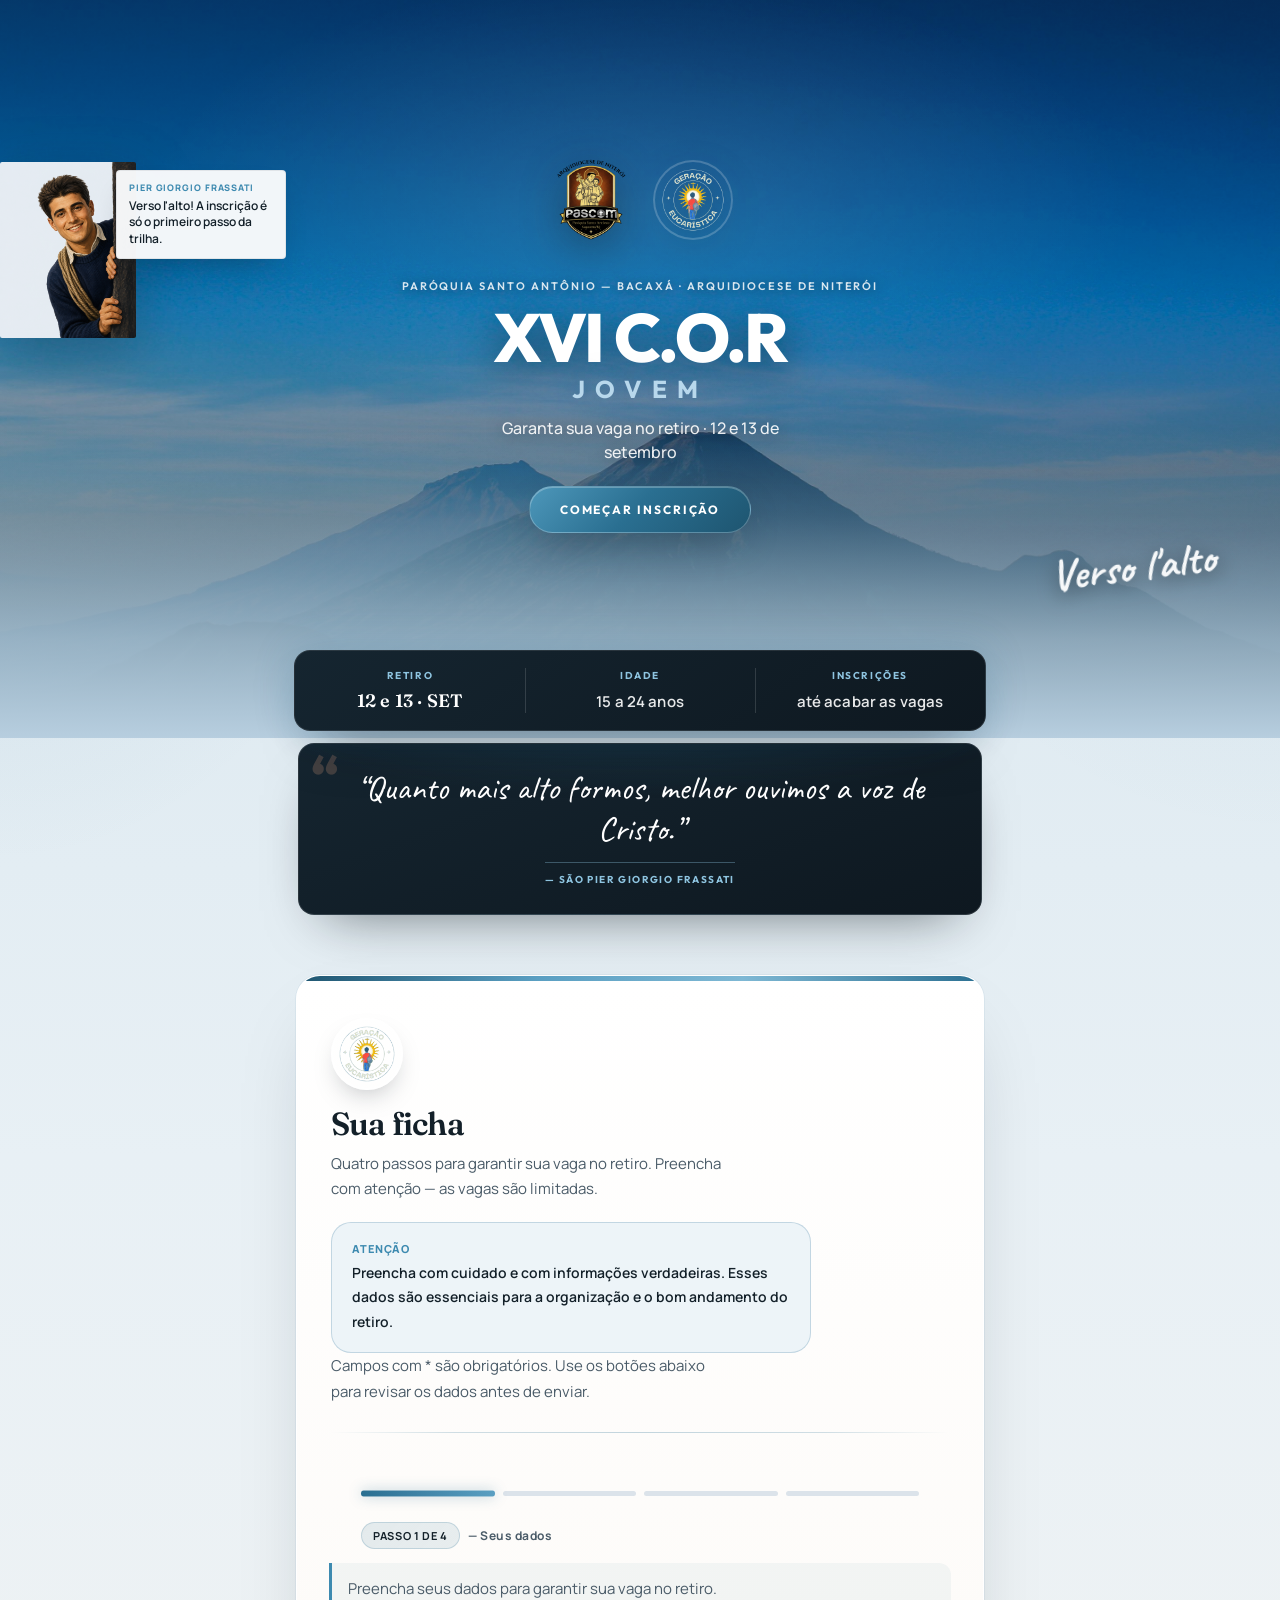
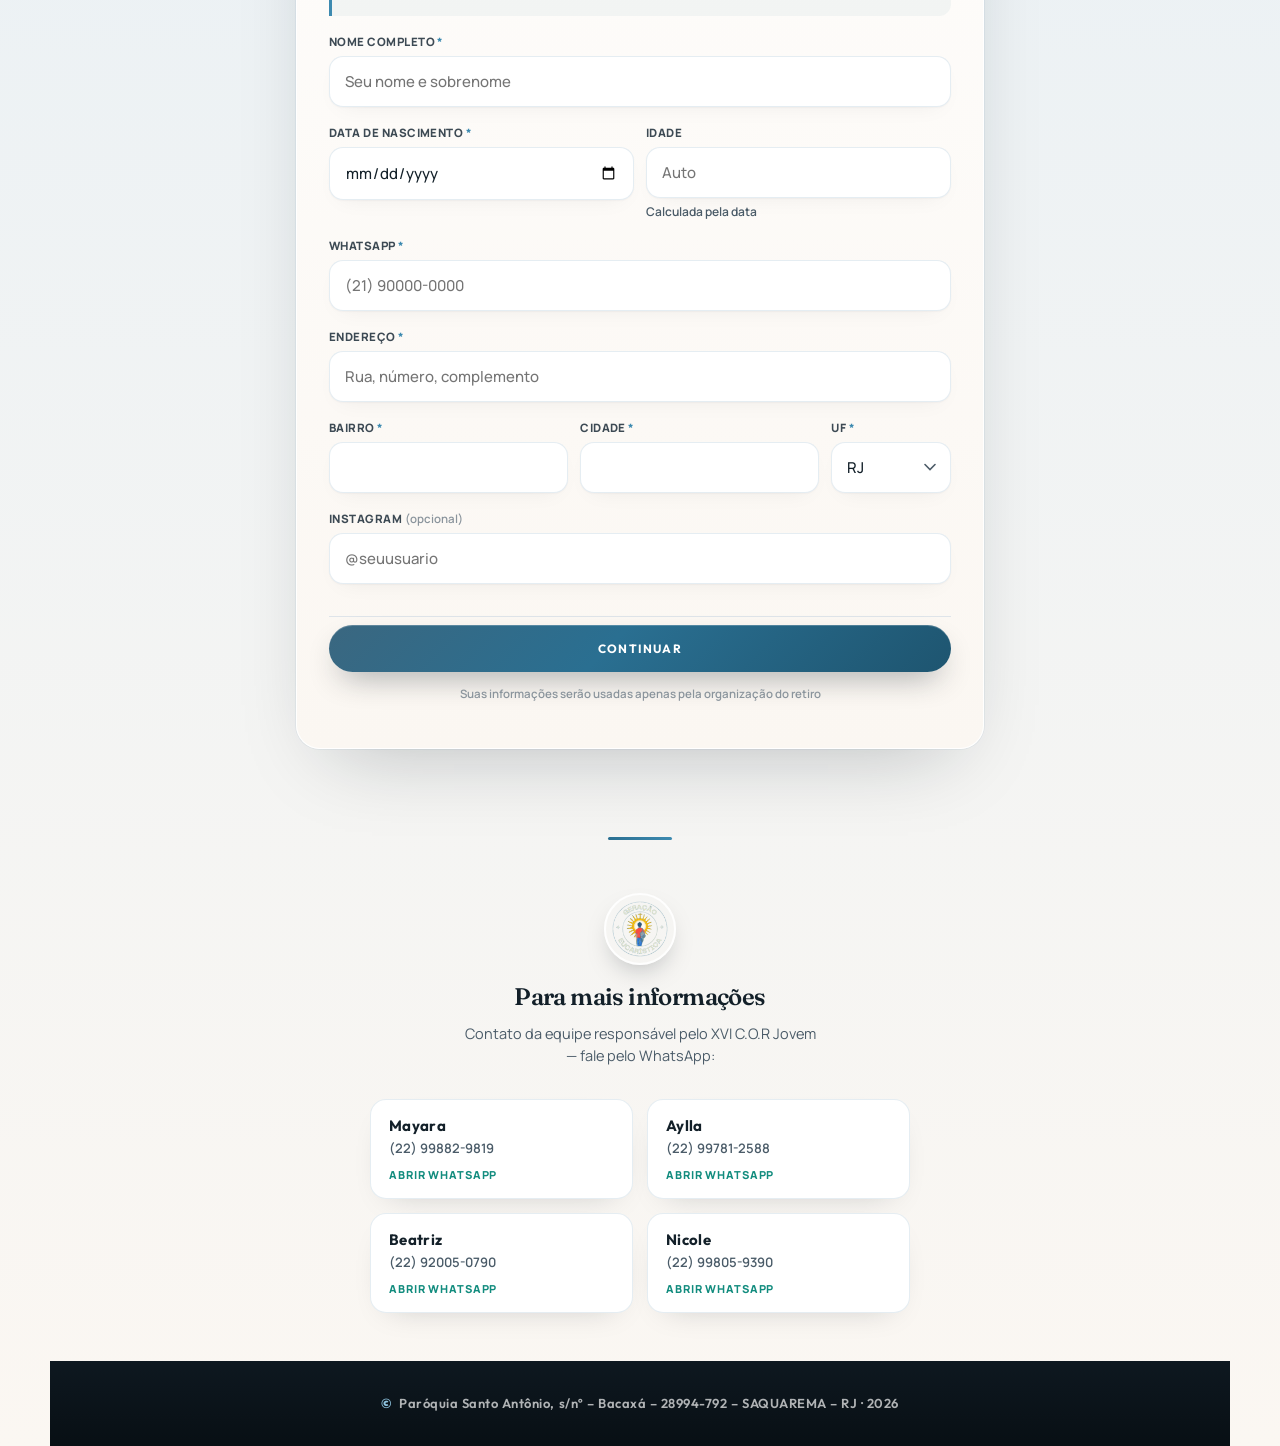
<file: index.html>
<!DOCTYPE html>
<html lang="pt-BR" prefix="og: https://ogp.me/ns#">
<head>
<meta charset="UTF-8">
<meta name="viewport" content="width=device-width, initial-scale=1.0">
<title>XVI C.O.R Jovem — Inscrição</title>
<meta name="description" content="Inscreva-se no XVI C.O.R Jovem — Paróquia Santo Antônio, Bacaxá. Retiro nos dias 12 e 13 de setembro. Verso l'alto!">
<meta name="theme-color" content="#0e1820">

<meta property="og:type" content="website">
<meta property="og:locale" content="pt_BR">
<meta property="og:site_name" content="XVI C.O.R Jovem">
<meta property="og:title" content="XVI C.O.R Jovem — Inscrição">
<meta property="og:description" content="Garanta sua vaga no retiro! Paróquia Santo Antônio — Bacaxá · 12 e 13 de setembro. Verso l'alto.">
<meta property="og:url" content="https://corjovem.geucaristica.com.br/">
<meta property="og:image" content="https://corjovem.geucaristica.com.br/image/og/whatsapp.jpg">
<meta property="og:image:secure_url" content="https://corjovem.geucaristica.com.br/image/og/whatsapp.jpg">
<meta property="og:image:type" content="image/jpeg">
<meta property="og:image:width" content="1200">
<meta property="og:image:height" content="630">
<meta property="og:image:alt" content="Montanha azul com a frase verso l'alto">

<meta name="twitter:card" content="summary_large_image">
<meta name="twitter:title" content="XVI C.O.R Jovem — Inscrição">
<meta name="twitter:description" content="Garanta sua vaga no retiro! Paróquia Santo Antônio — Bacaxá · 12 e 13 de setembro. Verso l'alto.">
<meta name="twitter:image" content="https://corjovem.geucaristica.com.br/image/og/whatsapp.jpg">

<link rel="preconnect" href="https://fonts.googleapis.com">
<link rel="preconnect" href="https://fonts.gstatic.com" crossorigin>
<link href="https://fonts.googleapis.com/css2?family=Caveat:wght@600;700&family=Fraunces:opsz,wght@9..144,500;9..144,600;9..144,700&family=Manrope:wght@400;500;600;700;800&family=Outfit:wght@500;600;700;800&display=swap" rel="stylesheet">
<link rel="icon" href="image/logos/geracao-eucaristica.png" type="image/png">
<link rel="stylesheet" href="css/site.css?v=20260803-polish">

</head>
<body>

<div class="saint-peeks" id="saintPeeks" aria-hidden="true">
  <div class="peek peek-left" data-i="0">
    <div class="peek-bubble"></div>
    <div class="peek-fig">
      <img src="image/peeks/frassati.png" alt="" width="300" height="400" decoding="async">
    </div>
  </div>
  <div class="peek peek-left" data-i="1">
    <div class="peek-bubble"></div>
    <div class="peek-fig">
      <img src="image/peeks/teresinha.png" alt="" width="300" height="400" decoding="async">
    </div>
  </div>
  <div class="peek peek-right" data-i="2">
    <div class="peek-bubble"></div>
    <div class="peek-fig">
      <img src="image/peeks/carlo.png" alt="" width="300" height="400" decoding="async">
    </div>
  </div>
  <div class="peek peek-right" data-i="3">
    <div class="peek-bubble"></div>
    <div class="peek-fig">
      <img src="image/peeks/jp2.png" alt="" width="300" height="400" decoding="async">
    </div>
  </div>
</div>

<header class="hero" aria-label="XVI C.O.R Jovem">
  <img class="hero-photo" src="image/hero/montanha-azul.jpg" alt="" width="1600" height="900" decoding="async" fetchpriority="high">
  <div class="hero-inner">
    <div class="hero-logos" aria-label="Parceiros">
      <img class="hero-logo hero-logo-pascom" src="image/logos/pascom.png" alt="Pascom — Paróquia Santo Antônio" width="120" height="160" decoding="async">
      <img class="hero-logo hero-logo-geracao" src="image/logos/geracao-eucaristica.png" alt="Geração Eucarística" width="120" height="120" decoding="async">
    </div>
    <p class="parish">Paróquia Santo Antônio — Bacaxá · Arquidiocese de Niterói</p>
    <h1 class="brand">XVI C.O.R<em>Jovem</em></h1>
    <p class="hero-lead">Garanta sua vaga no retiro · 12 e 13 de setembro</p>
    <a class="hero-cta" href="#inscricao">Começar inscrição</a>
    <div class="pay-cta-bar" id="pixCtaBar" hidden></div>
  </div>
  <span class="motto" aria-hidden="true">Verso l'alto</span>
</header>

<section class="showcase" aria-label="Sobre o retiro">
  <div class="trail" id="trailMeta">
    <div class="trail-card">
      <div>
        <span class="k">Retiro</span>
        <span class="v">12 e 13 · SET</span>
      </div>
      <div>
        <span class="k">Idade</span>
        <span class="v sm">15 a 24 anos</span>
      </div>
      <div>
        <span class="k">Inscrições</span>
        <span class="v sm" id="trailInsc">até acabar as vagas</span>
      </div>
    </div>
  </div>

  <div class="quote-band" id="quoteBand">
    <blockquote>
      <p>“Quanto mais alto formos, melhor ouvimos a voz de Cristo.”</p>
      <cite>— São Pier Giorgio Frassati</cite>
    </blockquote>
  </div>
</section>

<main class="climb" id="inscricao">
  <div class="board">
    <div class="board-head">
      <img class="board-mark" src="image/logos/geracao-eucaristica.png" alt="Geração Eucarística" width="64" height="64" decoding="async">
      <h2>Sua ficha</h2>
      <p>Quatro passos para garantir sua vaga no retiro. Preencha com atenção — as vagas são limitadas.</p>
      <aside class="form-notice" role="note">
        <strong>Atenção</strong>
        <p>Preencha com cuidado e com informações verdadeiras. Esses dados são essenciais para a organização e o bom andamento do retiro.</p>
      </aside>
      <p class="form-help">Campos com <span class="req">*</span> são obrigatórios. Use os botões abaixo para revisar os dados antes de enviar.</p>
    </div>

    <form id="regForm" novalidate>
      <div class="progress" id="progress" aria-hidden="true">
        <span class="current"></span><span></span><span></span><span></span>
      </div>
      <p class="step-label" id="stepLabel"><strong>Passo 1 de 4</strong> — Seus dados</p>

      <section class="step active" data-step="0" aria-labelledby="step1-title">
        <h2 class="sr-only" id="step1-title">Dados do jovem</h2>
        <p class="section-lead">Preencha seus dados para garantir sua vaga no retiro.</p>

        <div class="field">
          <label class="lbl" for="nome">Nome completo <span class="req">*</span></label>
          <input class="ctrl" type="text" id="nome" name="nome" autocomplete="name" required placeholder="Seu nome e sobrenome">
          <p class="field-error" data-for="nome">Informe seu nome completo.</p>
        </div>

        <div class="field">
          <div class="row2">
            <div>
              <label class="lbl" for="nascimento">Data de nascimento <span class="req">*</span></label>
              <input class="ctrl" type="date" id="nascimento" name="nascimento" required>
              <p class="field-error" data-for="nascimento">Informe a data de nascimento.</p>
            </div>
            <div>
              <label class="lbl" for="idade">Idade</label>
              <input class="ctrl" type="number" id="idade" name="idade" min="15" max="24" readonly tabindex="-1" placeholder="Auto">
              <p class="hint">Calculada pela data</p>
            </div>
          </div>
          <p class="field-error" data-for="idade">O retiro é para jovens de 15 a 24 anos.</p>
        </div>

        <div class="field">
          <label class="lbl" for="whatsapp">WhatsApp <span class="req">*</span></label>
          <input class="ctrl" type="tel" id="whatsapp" name="whatsapp" inputmode="numeric" autocomplete="tel" required placeholder="(21) 90000-0000">
          <p class="field-error" data-for="whatsapp">Informe um WhatsApp válido com DDD.</p>
        </div>

        <div class="field">
          <label class="lbl" for="endereco">Endereço <span class="req">*</span></label>
          <input class="ctrl" type="text" id="endereco" name="endereco" autocomplete="street-address" required placeholder="Rua, número, complemento">
          <p class="field-error" data-for="endereco">Informe o endereço.</p>
        </div>

        <div class="field">
          <div class="row3">
            <div>
              <label class="lbl" for="bairro">Bairro <span class="req">*</span></label>
              <input class="ctrl" type="text" id="bairro" required>
              <p class="field-error" data-for="bairro">Informe o bairro.</p>
            </div>
            <div>
              <label class="lbl" for="cidade">Cidade <span class="req">*</span></label>
              <input class="ctrl" type="text" id="cidade" required>
              <p class="field-error" data-for="cidade">Informe a cidade.</p>
            </div>
            <div>
              <label class="lbl" for="uf">UF <span class="req">*</span></label>
              <select class="ctrl" id="uf" required>
                <option value="">—</option>
                <option value="AC">AC</option><option value="AL">AL</option><option value="AP">AP</option>
                <option value="AM">AM</option><option value="BA">BA</option><option value="CE">CE</option>
                <option value="DF">DF</option><option value="ES">ES</option><option value="GO">GO</option>
                <option value="MA">MA</option><option value="MT">MT</option><option value="MS">MS</option>
                <option value="MG">MG</option><option value="PA">PA</option><option value="PB">PB</option>
                <option value="PR">PR</option><option value="PE">PE</option><option value="PI">PI</option>
                <option value="RJ" selected>RJ</option><option value="RN">RN</option><option value="RS">RS</option>
                <option value="RO">RO</option><option value="RR">RR</option><option value="SC">SC</option>
                <option value="SP">SP</option><option value="SE">SE</option><option value="TO">TO</option>
              </select>
            </div>
          </div>
        </div>

        <div class="field">
          <label class="lbl" for="rede1">Instagram <span class="opt">(opcional)</span></label>
          <input class="ctrl" type="text" id="rede1" placeholder="@seuusuario" autocomplete="off">
        </div>

        <div class="callout" id="minorBox">
          <p class="callout-title">Contato do responsável (menor de 18 anos)</p>
          <div class="field tight" style="margin-bottom:10px;">
            <label class="lbl" for="respTel">Telefone do responsável <span class="req">*</span></label>
            <input class="ctrl" type="tel" id="respTel" inputmode="numeric" placeholder="(21) 90000-0000">
            <p class="field-error" data-for="respTel">Informe o telefone do responsável.</p>
          </div>
        </div>
      </section>

      <section class="step" data-step="1" aria-labelledby="step2-title">
        <h2 class="sr-only" id="step2-title">Fé e vida na igreja</h2>
        <p class="section-lead">Conte um pouco sobre sua caminhada de fé.</p>

        <div class="field">
          <fieldset>
            <legend class="lbl">Pais católicos?</legend>
            <div class="choice-group" data-group="paisCatolicos">
              <label class="choice"><input type="radio" name="paisCatolicos" value="sim">Sim</label>
              <label class="choice"><input type="radio" name="paisCatolicos" value="nao">Não</label>
            </div>
          </fieldset>
        </div>
        <div class="field">
          <fieldset>
            <legend class="lbl">Você é católico?</legend>
            <div class="choice-group" data-group="ehCatolico">
              <label class="choice"><input type="radio" name="ehCatolico" value="sim">Sim</label>
              <label class="choice"><input type="radio" name="ehCatolico" value="nao">Não</label>
            </div>
          </fieldset>
        </div>
        <fieldset class="field">
          <legend class="lbl">Sacramentos já recebidos</legend>
          <div class="check-grid" id="sacramentos">
            <label class="chk"><input type="checkbox" value="Batismo">Batismo</label>
            <label class="chk"><input type="checkbox" value="Primeira Comunhão">1ª Comunhão</label>
            <label class="chk"><input type="checkbox" value="Confissão">Confissão</label>
            <label class="chk"><input type="checkbox" value="Crisma">Crisma</label>
            <label class="chk"><input type="checkbox" value="Matrimônio">Matrimônio</label>
            <label class="chk"><input type="checkbox" value="Ainda não sou católico">Ainda não sou católico</label>
          </div>
        </fieldset>
        <div class="field">
          <label class="lbl" for="movimento">Movimento ou pastoral <span class="opt">(opcional)</span></label>
          <input class="ctrl" type="text" id="movimento" name="movimento" placeholder="Qual e onde? Deixe em branco se não participa">
        </div>
        <div class="field">
          <fieldset>
            <legend class="lbl">Participa das missas dominicais?</legend>
            <div class="choice-group" data-group="missas">
              <label class="choice"><input type="radio" name="missas" value="sim">Sim</label>
              <label class="choice"><input type="radio" name="missas" value="nao">Não</label>
            </div>
          </fieldset>
          <div class="conditional" id="missasOndeBox">
            <input class="ctrl" type="text" id="missasOnde" name="missasOnde" placeholder="Em qual igreja ou paróquia?">
          </div>
        </div>
      </section>

      <section class="step" data-step="2" aria-labelledby="step3-title">
        <h2 class="sr-only" id="step3-title">Saúde</h2>
        <p class="section-lead">Essas informações ajudam a equipe a cuidar de você com segurança.</p>

        <div class="field">
          <fieldset>
            <legend class="lbl">Possui comorbidade ou problema de saúde?</legend>
            <div class="choice-group" data-group="comorbidade">
              <label class="choice"><input type="radio" name="comorbidade" value="sim">Sim</label>
              <label class="choice"><input type="radio" name="comorbidade" value="nao">Não</label>
            </div>
          </fieldset>
          <div class="conditional" id="comorbidadeQualBox">
            <input class="ctrl" type="text" id="comorbidadeQual" name="comorbidadeQual" placeholder="Qual?">
          </div>
        </div>
        <div class="field">
          <fieldset>
            <legend class="lbl">Usa medicamento com frequência?</legend>
            <div class="choice-group" data-group="medicamento">
              <label class="choice"><input type="radio" name="medicamento" value="sim">Sim</label>
              <label class="choice"><input type="radio" name="medicamento" value="nao">Não</label>
            </div>
          </fieldset>
          <div class="conditional" id="medicamentoQualBox">
            <input class="ctrl" type="text" id="medicamentoQual" name="medicamentoQual" placeholder="Qual medicamento?">
          </div>
        </div>
        <div class="field">
          <fieldset>
            <legend class="lbl">Alergia a medicamento ou alimentação?</legend>
            <div class="choice-group" data-group="alergia">
              <label class="choice"><input type="radio" name="alergia" value="sim">Sim</label>
              <label class="choice"><input type="radio" name="alergia" value="nao">Não</label>
            </div>
          </fieldset>
          <div class="conditional" id="alergiaQualBox">
            <input class="ctrl" type="text" id="alergiaQual" name="alergiaQual" placeholder="Qual alergia?">
          </div>
        </div>
        <div class="field">
          <label class="lbl">Em caso de urgência <span class="req">*</span></label>
          <div class="row2">
            <div>
              <input class="ctrl" type="text" id="urgenciaNome" name="urgenciaNome" required placeholder="Nome do contato">
              <p class="field-error" data-for="urgenciaNome">Informe o nome.</p>
            </div>
            <div>
              <select class="ctrl" id="urgenciaParentesco" name="urgenciaParentesco" required>
                <option value="">Parentesco</option>
                <option value="Pai">Pai</option>
                <option value="Mãe">Mãe</option>
                <option value="Avô/Avó">Avô/Avó</option>
                <option value="Irmão/Irmã">Irmão/Irmã</option>
                <option value="Tio/Tia">Tio/Tia</option>
                <option value="Cônjuge">Cônjuge</option>
                <option value="Responsável legal">Responsável legal</option>
                <option value="Outro">Outro</option>
              </select>
              <p class="field-error" data-for="urgenciaParentesco">Informe o parentesco.</p>
            </div>
          </div>
          <div style="margin-top:10px;">
            <input class="ctrl" type="tel" id="urgenciaTel" name="urgenciaTel" inputmode="numeric" required placeholder="(21) 90000-0000">
            <p class="field-error" data-for="urgenciaTel">Informe o telefone.</p>
          </div>
        </div>
      </section>

      <section class="step" data-step="3" aria-labelledby="step4-title">
        <h2 class="sr-only" id="step4-title">Sobre o retiro e confirmação</h2>
        <p class="section-lead">Último passo — expectativas e confirmação da inscrição.</p>

        <div class="field">
          <label class="lbl" for="comoSoube">Como soube do XVI C.O.R Jovem? <span class="opt">(opcional)</span></label>
          <input class="ctrl" type="text" id="comoSoube" name="comoSoube" placeholder="Indicação, redes, paróquia…">
        </div>
        <div class="field">
          <label class="lbl" for="expectativa">Sua expectativa para o retiro <span class="opt">(opcional)</span></label>
          <textarea class="ctrl" id="expectativa" name="expectativa" placeholder="O que você espera viver nesses dias?"></textarea>
        </div>
        <div class="field">
          <fieldset>
            <legend class="lbl">Quer adquirir a camisa do retiro?</legend>
            <p class="hint" style="margin-bottom:8px;">O valor será informado em breve pela equipe.</p>
            <div class="choice-group" data-group="camisa">
              <label class="choice"><input type="radio" name="camisa" value="sim">Sim</label>
              <label class="choice"><input type="radio" name="camisa" value="nao">Não</label>
            </div>
          </fieldset>
          <div class="conditional" id="camisaTamanhoBox">
            <label class="lbl" for="tamanho">Tamanho</label>
            <select class="ctrl" id="tamanho" name="tamanho">
              <option value="">Selecione</option>
              <option>PP</option><option>P</option><option>M</option>
              <option>G</option><option>GG</option><option>XG</option><option>XXG</option>
            </select>
            <p class="field-error" data-for="tamanho">Informe o tamanho da camisa.</p>
          </div>
        </div>
        <div class="review-panel" id="reviewPanel" aria-live="polite">
          <h3 class="review-title">Revisão rápida</h3>
          <div class="review-list" id="reviewList"></div>
        </div>
        <div class="field">
          <div class="consent">
            <p>Declaro que as informações preenchidas nesta ficha são verdadeiras e autorizo minha participação no XVI C.O.R Jovem, nos dias 12 e 13 de setembro. Entendo que dados corretos são importantes para o bom andamento do retiro.</p>
            <label class="consent-check">
              <input type="checkbox" id="consentCheck" required>
              <span>Li e confirmo as informações acima</span>
            </label>
            <p class="field-error" data-for="consentCheck">Confirme as informações para continuar.</p>
          </div>
        </div>
        <div class="callout" id="respConsentBox">
          <p class="callout-title">Autorização do responsável</p>
          <div class="field tight">
            <label class="lbl" for="respNome">Nome do responsável <span class="req">*</span></label>
            <input class="ctrl" type="text" id="respNome" name="respNome" placeholder="Nome completo do responsável" autocomplete="name">
            <p class="field-error" data-for="respNome">Informe o nome do responsável.</p>
          </div>
          <div class="field tight">
            <label class="lbl" for="respCpf">CPF do responsável <span class="req">*</span></label>
            <input class="ctrl" type="text" id="respCpf" name="respCpf" inputmode="numeric" placeholder="000.000.000-00" maxlength="14" pattern="\d{3}\.\d{3}\.\d{3}-\d{2}" title="Digite no formato 000.000.000-00">
            <p class="field-error" data-for="respCpf">Informe o CPF do responsável.</p>
          </div>
          <label class="consent-check" style="margin:12px 0 10px;">
            <input type="checkbox" id="respConsentCheck" name="respConsentCheck">
            <span>Na condição de responsável, declaro que li todas as informações desta ficha, que são verídicas, e autorizo o(a) jovem acima descrito a participar do XVI C.O.R Jovem, nos dias 12 e 13 de setembro.</span>
          </label>
          <p class="field-error" data-for="respConsentCheck">O responsável precisa autorizar a participação.</p>
        </div>
      </section>

      <div class="nav">
        <button type="button" class="btn btn-ghost" id="prevBtn" hidden>Voltar</button>
        <button type="button" class="btn btn-primary" id="nextBtn">Continuar</button>
        <button type="submit" class="btn btn-primary" id="submitBtn" hidden>Confirmar inscrição</button>
      </div>
      <p class="privacy">Suas informações serão usadas apenas pela organização do retiro</p>
      <p class="banner-err" id="errorMsg" role="alert" aria-live="assertive" aria-atomic="true"></p>
    </form>

    <div class="success" id="successPanel">
      <img class="board-mark" src="image/logos/geracao-eucaristica.png" alt="" width="64" height="64" decoding="async">
      <div class="badge" aria-hidden="true">✓</div>
      <h2>Inscrição enviada!</h2>
      <p>Que alegria, <span class="name" id="successName"></span>!</p>
      <p>Sua inscrição no XVI C.O.R Jovem está confirmada. Fique de olho no WhatsApp — a organização envia o próximo passo em breve.</p>
      <p class="privacy" style="margin-top:18px" id="successId"></p>
    </div>

    <div class="closed" id="closedPanel" role="status">
      <div class="badge" aria-hidden="true" id="closedLimitBadge">50</div>
      <h2>Inscrições encerradas</h2>
      <p>As <strong><span id="closedLimitText">50</span> vagas</strong> do XVI C.O.R Jovem já foram preenchidas.</p>
      <p>Obrigado pelo interesse! Se surgir alguma vaga, a organização avisará pelos canais da paróquia.</p>
      <p class="spots">Limite atingido · Verso l'alto</p>
    </div>
  </div>
</main>

<section id="contatoEquipe"></section>

<footer class="site-footer">
  <p><span class="footer-mark" aria-hidden="true">©</span> Paróquia Santo Antônio, s/nº – Bacaxá – 28994-792 – SAQUAREMA – RJ · 2026</p>
</footer>

<script src="js/config.js"></script>
<script src="js/site-common.js"></script>
<script>
(function(){
  const DRAFT_KEY = 'cor-jovem-draft-v1';
  const STEPS = [
    { label: 'Seus dados' },
    { label: 'Fé e igreja' },
    { label: 'Saúde' },
    { label: 'Confirmação' }
  ];

  const form = document.getElementById('regForm');
  if (window.COR_SITE) window.COR_SITE.mountSpamGuard(form);
  const steps = [...form.querySelectorAll('.step')];
  const progress = document.getElementById('progress');
  const stepLabel = document.getElementById('stepLabel');
  const prevBtn = document.getElementById('prevBtn');
  const nextBtn = document.getElementById('nextBtn');
  const submitBtn = document.getElementById('submitBtn');
  const errorMsg = document.getElementById('errorMsg');
  const reviewPanel = document.getElementById('reviewPanel');
  const reviewList = document.getElementById('reviewList');
  const idade = document.getElementById('idade');
  const nascimento = document.getElementById('nascimento');
  const minorBox = document.getElementById('minorBox');
  const respConsentBox = document.getElementById('respConsentBox');

  let current = 0;

  const FIELD_IDS = [
    'nome','nascimento','whatsapp','endereco','bairro','cidade','uf',
    'rede1','respNome','respTel','respCpf',
    'movimento','missasOnde','comorbidadeQual','medicamentoQual','alergiaQual',
    'urgenciaNome','urgenciaParentesco','urgenciaTel','comoSoube','expectativa','tamanho'
  ];
  const RADIO_NAMES = [
    'paisCatolicos','ehCatolico','missas','comorbidade','medicamento','alergia','camisa'
  ];

  function showError(msg){
    errorMsg.textContent = msg;
    errorMsg.classList.add('show');
  }
  function clearBanner(){ errorMsg.classList.remove('show'); }

  function setFieldError(id, on){
    const el = document.getElementById(id);
    const err = form.querySelector('.field-error[data-for="'+id+'"]');
    if(el) el.classList.toggle('is-invalid', !!on);
    if(err) err.classList.toggle('show', !!on);
  }

  function clearFieldErrors(scope){
    (scope || form).querySelectorAll('.is-invalid').forEach(el => el.classList.remove('is-invalid'));
    (scope || form).querySelectorAll('.field-error.show').forEach(el => el.classList.remove('show'));
  }

  function maskPhone(v){ return window.COR_SITE.maskPhone(v); }
  function maskCpf(v){ return window.COR_SITE.maskCpf(v); }
  function phoneOk(v){
    const d = v.replace(/\D/g,'');
    return d.length >= 10 && d.length <= 11;
  }

  function escapeHtml(value){
    return String(value || '').replace(/&/g,'&amp;').replace(/</g,'&lt;').replace(/>/g,'&gt;').replace(/"/g,'&quot;');
  }

  function getReviewValue(value, fallback){
    return value ? value : fallback || 'Não informado';
  }

  function getCheckedValue(name){
    const radio = form.querySelector('input[name="'+name+'"]:checked');
    return radio ? (radio.value === 'sim' ? 'Sim' : 'Não') : 'Não informado';
  }

  function renderReview(){
    if(!reviewPanel || !reviewList) return;
    const values = {
      Nome: document.getElementById('nome').value.trim(),
      WhatsApp: document.getElementById('whatsapp').value.trim(),
      Cidade: document.getElementById('cidade').value.trim(),
      UF: document.getElementById('uf').value,
      'Menor de idade': isMinor() ? 'Sim' : 'Não',
      'Telefone do responsável': document.getElementById('respTel').value.trim(),
      'Pais católicos': getCheckedValue('paisCatolicos'),
      'É católico': getCheckedValue('ehCatolico'),
      'Missas dominicais': getCheckedValue('missas'),
      'Comorbidade': getCheckedValue('comorbidade'),
      'Medicamento': getCheckedValue('medicamento'),
      'Alergia': getCheckedValue('alergia'),
      'Contato de urgência': document.getElementById('urgenciaNome').value.trim(),
      'Parentesco': document.getElementById('urgenciaParentesco').value,
      'Tamanho da camisa': document.getElementById('tamanho').value,
      'Quer camisa': getCheckedValue('camisa')
    };
    const sacramentos = [...document.querySelectorAll('#sacramentos input:checked')].map(el => el.value).join(', ');
    const list = [];
    list.push({label:'Nome', value: getReviewValue(values.Nome)});
    list.push({label:'WhatsApp', value: getReviewValue(values.WhatsApp)});
    list.push({label:'Cidade / UF', value: getReviewValue(values.Cidade ? values.Cidade + ' / ' + values.UF : '')});
    if(isMinor()){
      list.push({label:'Telefone do responsável', value: getReviewValue(values['Telefone do responsável'])});
    }
    list.push({label:'Pais católicos', value: values['Pais católicos']});
    list.push({label:'É católico', value: values['É católico']});
    list.push({label:'Missas dominicais', value: values['Missas dominicais']});
    list.push({label:'Comorbidade', value: values['Comorbidade']});
    list.push({label:'Medicamento', value: values['Medicamento']});
    list.push({label:'Alergia', value: values['Alergia']});
    list.push({label:'Contato de urgência', value: getReviewValue(values['Contato de urgência'])});
    list.push({label:'Parentesco', value: getReviewValue(values['Parentesco'])});
    list.push({label:'Quer camisa', value: values['Quer camisa']});
    if(values['Quer camisa'] === 'Sim'){
      list.push({label:'Tamanho da camisa', value: getReviewValue(values['Tamanho da camisa'])});
    }
    list.push({label:'Como soube', value: getReviewValue(document.getElementById('comoSoube').value.trim())});
    reviewList.innerHTML = list.map(item =>
      '<div class="review-item"><strong>'+escapeHtml(item.label)+'</strong><span>'+escapeHtml(item.value)+'</span></div>'
    ).join('');
  }

  function focusFirstInvalid(scope){
    const root = scope || form;
    const invalid = root.querySelector('.is-invalid, .field-error.show');
    if(!invalid) return;
    const target = invalid.closest('.field')?.querySelector('input,select,textarea') || invalid.querySelector('input,select,textarea');
    if(target) target.focus();
  }

  ['whatsapp','respTel','urgenciaTel'].forEach(id=>{
    const el = document.getElementById(id);
    el.addEventListener('input', ()=>{ el.value = maskPhone(el.value); saveDraft(); });
  });
  document.getElementById('respCpf').addEventListener('input', e=>{
    e.target.value = maskCpf(e.target.value);
    saveDraft();
  });

  document.querySelectorAll('.choice-group').forEach(group=>{
    group.querySelectorAll('input[type=radio]').forEach(inp=>{
      inp.addEventListener('change', ()=>{
        group.querySelectorAll('.choice').forEach(c=>c.classList.remove('active'));
        inp.closest('.choice').classList.add('active');
        toggleConditionals();
        saveDraft();
      });
    });
  });
  document.querySelectorAll('.chk input').forEach(inp=>{
    inp.addEventListener('change', ()=>{
      inp.closest('.chk').classList.toggle('active', inp.checked);
      saveDraft();
    });
  });

  FIELD_IDS.forEach(id=>{
    const el = document.getElementById(id);
    if(!el) return;
    el.addEventListener('change', saveDraft);
    if(el.tagName !== 'SELECT') el.addEventListener('input', ()=>{
      if(['whatsapp','respTel','urgenciaTel','respCpf'].includes(id)) return;
      saveDraft();
    });
  });

  function toggleConditionals(){
    [
      ['missas','missasOndeBox','sim'],
      ['comorbidade','comorbidadeQualBox','sim'],
      ['medicamento','medicamentoQualBox','sim'],
      ['alergia','alergiaQualBox','sim'],
      ['camisa','camisaTamanhoBox','sim']
    ].forEach(([name, boxId, val])=>{
      const checked = document.querySelector('input[name="'+name+'"]:checked');
      document.getElementById(boxId).classList.toggle('show', !!(checked && checked.value === val));
    });
  }

  function isMinor(){
    const v = parseInt(idade.value, 10);
    return !!(v && v < 18);
  }
  function updateMinorState(){
    const minor = isMinor();
    minorBox.classList.toggle('show', minor);
    respConsentBox.classList.toggle('show', minor);
  }
  function calcAge(dateStr){ return window.COR_SITE.calcAge(dateStr); }

  nascimento.addEventListener('change', ()=>{
    const age = calcAge(nascimento.value);
    if(age != null && age > 0 && age < 100){
      idade.value = age;
      updateMinorState();
      setFieldError('idade', age < 15 || age > 24);
    }
    saveDraft();
  });
  nascimento.addEventListener('input', ()=>{
    if(nascimento.value) nascimento.dispatchEvent(new Event('change'));
  });

  function saveDraft(){
    try{
      const draft = { step: current, fields: {}, radios: {}, checks: [] };
      FIELD_IDS.forEach(id=>{
        const el = document.getElementById(id);
        if(el) draft.fields[id] = el.value;
      });
      RADIO_NAMES.forEach(name=>{
        const el = document.querySelector('input[name="'+name+'"]:checked');
        if(el) draft.radios[name] = el.value;
      });
      draft.checks = [...document.querySelectorAll('#sacramentos input:checked')].map(i=>i.value);
      draft.consent = document.getElementById('consentCheck').checked;
      draft.respConsent = document.getElementById('respConsentCheck').checked;
      localStorage.setItem(DRAFT_KEY, JSON.stringify(draft));
      renderReview();
    }catch(_){}
  }

  function restoreDraft(){
    try{
      const raw = localStorage.getItem(DRAFT_KEY);
      if(!raw) return;
      const draft = JSON.parse(raw);
      Object.entries(draft.fields || {}).forEach(([id, val])=>{
        const el = document.getElementById(id);
        if(el && val != null) el.value = val;
      });
      Object.entries(draft.radios || {}).forEach(([name, val])=>{
        const inp = document.querySelector('input[name="'+name+'"][value="'+val+'"]');
        if(inp){
          inp.checked = true;
          inp.closest('.choice')?.classList.add('active');
        }
      });
      (draft.checks || []).forEach(val=>{
        const inp = document.querySelector('#sacramentos input[value="'+val+'"]');
        if(inp){ inp.checked = true; inp.closest('.chk')?.classList.add('active'); }
      });
      if(draft.consent) document.getElementById('consentCheck').checked = true;
      if(draft.respConsent) document.getElementById('respConsentCheck').checked = true;
      if(nascimento.value){
        const age = calcAge(nascimento.value);
        if(age != null){ idade.value = age; updateMinorState(); }
      }
      toggleConditionals();
      if(typeof draft.step === 'number') current = draft.step;      renderReview();    }catch(_){}
  }

  function clearDraft(){
    try{ localStorage.removeItem(DRAFT_KEY); }catch(_){}
  }

  function goTo(n){
    current = Math.max(0, Math.min(STEPS.length - 1, n));
    steps.forEach((s,i)=> s.classList.toggle('active', i === current));
    [...progress.children].forEach((bar,i)=>{
      bar.classList.toggle('done', i < current);
      bar.classList.toggle('current', i === current);
    });
    stepLabel.innerHTML = '<strong>Passo '+(current+1)+' de '+STEPS.length+'</strong> — '+STEPS[current].label;
    prevBtn.hidden = current === 0;
    nextBtn.hidden = current === STEPS.length - 1;
    submitBtn.hidden = current !== STEPS.length - 1;
    renderReview();
    clearBanner();
    saveDraft();
  }

  function validateStep(n){
    clearFieldErrors(steps[n]);
    clearBanner();
    let ok = true;

    if(n === 0){
      const nome = document.getElementById('nome').value.trim();
      const nasc = nascimento.value;
      const age = calcAge(nasc);
      const whatsapp = document.getElementById('whatsapp').value.trim();
      const endereco = document.getElementById('endereco').value.trim();
      const bairro = document.getElementById('bairro').value.trim();
      const cidade = document.getElementById('cidade').value.trim();
      const uf = document.getElementById('uf').value;

      if(!nome){ setFieldError('nome', true); ok = false; }
      if(!nasc){ setFieldError('nascimento', true); ok = false; }
      if(age != null){
        idade.value = age;
        updateMinorState();
        if(age < 15 || age > 24){ setFieldError('idade', true); ok = false; }
      }
      if(!phoneOk(whatsapp)){ setFieldError('whatsapp', true); ok = false; }
      if(!endereco){ setFieldError('endereco', true); ok = false; }
      if(!bairro){ setFieldError('bairro', true); ok = false; }
      if(!cidade){ setFieldError('cidade', true); ok = false; }
      if(!uf){ ok = false; showError('Selecione a UF.'); }

      if(isMinor()){
        const rt = document.getElementById('respTel').value.trim();
        if(!phoneOk(rt)){ setFieldError('respTel', true); ok = false; }
      }
    }

    if(n === 2){
      const un = document.getElementById('urgenciaNome').value.trim();
      const up = document.getElementById('urgenciaParentesco').value;
      const ut = document.getElementById('urgenciaTel').value.trim();
      if(!un){ setFieldError('urgenciaNome', true); ok = false; }
      if(!up){ setFieldError('urgenciaParentesco', true); ok = false; }
      if(!phoneOk(ut)){ setFieldError('urgenciaTel', true); ok = false; }
    }

    if(n === 3){
      if(!document.getElementById('consentCheck').checked){
        setFieldError('consentCheck', true); ok = false;
      }
      if(isMinor()){
        const rn = document.getElementById('respNome').value.trim();
        const cpf = document.getElementById('respCpf').value.replace(/\D/g,'');
        if(!rn){ setFieldError('respNome', true); ok = false; }
        if(cpf.length !== 11){ setFieldError('respCpf', true); ok = false; }
        if(!document.getElementById('respConsentCheck').checked){
          setFieldError('respConsentCheck', true); ok = false;
        }
      }
      const camisa = document.querySelector('input[name="camisa"]:checked');
      if(camisa && camisa.value === 'sim' && !document.getElementById('tamanho').value){
        showError('Selecione o tamanho da camisa.');
        ok = false;
      }
    }

    if(!ok){
      focusFirstInvalid(steps[n]);
      if(!errorMsg.classList.contains('show')){
        showError('Confira os campos destacados neste passo.');
      }
    }
    return ok;
  }

  prevBtn.addEventListener('click', ()=> goTo(current - 1));
  nextBtn.addEventListener('click', ()=>{
    if(validateStep(current)) goTo(current + 1);
  });

  form.addEventListener('submit', async (e)=>{
    e.preventDefault();
    if (window.COR_SITE && window.COR_SITE.isSpamSubmission(form)) {
      /* bot: simula sucesso sem gravar */
      form.style.display = 'none';
      document.getElementById('successPanel').classList.add('show');
      return;
    }
    if(!validateStep(3)) return;
    if(!window.COR_API){
      showError('Configuração não carregou. Abra a pasta completa do projeto.');
      return;
    }

    const nome = document.getElementById('nome').value.trim();
    const idadeVal = parseInt(idade.value, 10);
    const minor = isMinor();
    const whatsapp = document.getElementById('whatsapp').value.trim();
    const rg = name => {
      const el = document.querySelector('input[name="'+name+'"]:checked');
      return el ? el.value : null;
    };

    const row = {
      nome,
      nascimento: nascimento.value,
      idade: idadeVal,
      whatsapp,
      endereco: document.getElementById('endereco').value.trim(),
      bairro: document.getElementById('bairro').value.trim(),
      cidade: document.getElementById('cidade').value.trim(),
      uf: document.getElementById('uf').value,
      rede_usuario: document.getElementById('rede1').value.trim() || null,
      rede_nome: document.getElementById('rede1').value.trim() ? 'Instagram' : null,
      menor_idade: minor,
      responsavel_nome: minor ? document.getElementById('respNome').value.trim() : null,
      responsavel_telefone: minor ? document.getElementById('respTel').value.trim() : null,
      responsavel_cpf: minor ? document.getElementById('respCpf').value.trim() : null,
      pais_catolicos: rg('paisCatolicos'),
      eh_catolico: rg('ehCatolico'),
      sacramentos: [...document.querySelectorAll('#sacramentos input:checked')].map(i=>i.value),
      movimento_pastoral: document.getElementById('movimento').value.trim() || null,
      missas_dominicais: rg('missas'),
      missas_onde: document.getElementById('missasOnde').value.trim() || null,
      comorbidade: rg('comorbidade'),
      comorbidade_qual: document.getElementById('comorbidadeQual').value.trim() || null,
      medicamento: rg('medicamento'),
      medicamento_qual: document.getElementById('medicamentoQual').value.trim() || null,
      alergia: rg('alergia'),
      alergia_qual: document.getElementById('alergiaQual').value.trim() || null,
      urgencia_nome: document.getElementById('urgenciaNome').value.trim(),
      urgencia_parentesco: document.getElementById('urgenciaParentesco').value || null,
      urgencia_telefone: document.getElementById('urgenciaTel').value.trim(),
      como_soube: document.getElementById('comoSoube').value.trim() || null,
      expectativa: document.getElementById('expectativa').value.trim() || null,
      camisa: rg('camisa'),
      tamanho_camisa: document.getElementById('tamanho').value || null,
      status: 'nova'
    };

    submitBtn.disabled = true;
    submitBtn.textContent = 'Enviando…';

    try{
      const max = (window.COR_CONFIG && window.COR_CONFIG.maxInscricoes) || 50;
      const count = await window.COR_API.countActive();
      if(count >= max){
        showClosed();
        return;
      }

      const dupes = await window.COR_API.findByWhatsapp(whatsapp);
      if(dupes.length){
        showError('Já existe uma inscrição ativa com este WhatsApp. Se precisar corrigir, fale com a organização.');
        submitBtn.disabled = false;
        submitBtn.textContent = 'Confirmar inscrição';
        return;
      }

      const saved = await window.COR_API.insert(row);
      const id = Array.isArray(saved) && saved[0] ? saved[0].id : null;
      clearDraft();
      document.getElementById('successName').textContent = nome.split(' ')[0];
      if(id){
        document.getElementById('successId').textContent = 'Protocolo: ' + String(id).slice(0, 8).toUpperCase();
      }
      form.style.display = 'none';
      document.querySelector('.board-head').style.display = 'none';
      const tm = document.getElementById('trailMeta');
      const qb = document.getElementById('quoteBand');
      if(tm) tm.style.display = 'none';
      if(qb) qb.style.display = 'none';
      document.getElementById('successPanel').classList.add('show');
    }catch(err){
      console.error(err);
      if(err && (err.code === 'VAGAS_ESGOTADAS' || /VAGAS_ESGOTADAS/i.test(String(err.message||'')))){
        showClosed();
        return;
      }
      if(err && (err.code === 'RATE_LIMITED' || /RATE_LIMITED/i.test(String(err.message||'')))){
        showError('Muitas tentativas com este número. Aguarde alguns minutos e tente de novo.');
        submitBtn.disabled = false;
        submitBtn.textContent = 'Confirmar inscrição';
        return;
      }
      showError('Não deu pra enviar agora. Verifique sua conexão e tente de novo.');
      submitBtn.disabled = false;
      submitBtn.textContent = 'Confirmar inscrição';
    }
  });

  function syncClosedLimit(max){
    const badge = document.getElementById('closedLimitBadge');
    const text = document.getElementById('closedLimitText');
    if(badge) badge.textContent = String(max);
    if(text) text.textContent = String(max);
  }

  function showClosed(){
    const max = (window.COR_CONFIG && window.COR_CONFIG.maxInscricoes) || 50;
    syncClosedLimit(max);
    form.style.display = 'none';
    const head = document.querySelector('.board-head');
    if(head) head.style.display = 'none';
    document.getElementById('successPanel').classList.remove('show');
    document.getElementById('closedPanel').classList.add('show');
    const trail = document.getElementById('trailInsc');
    if(trail) trail.textContent = 'encerradas';
    const qb = document.getElementById('quoteBand');
    if(qb){
      const p = qb.querySelector('blockquote p');
      if(p) p.textContent = 'As vagas se esgotaram — mas a trilha continua no coração de cada um.';
    }
  }

  async function checkCapacity(){
    if(!window.COR_API || !window.COR_CONFIG) return;
    try{
      const max = window.COR_CONFIG.maxInscricoes || 50;
      syncClosedLimit(max);
      const count = await window.COR_API.countActive();
      const trail = document.getElementById('trailInsc');
      if(count >= max){
        showClosed();
      }else if(trail){
        const left = max - count;
        trail.textContent = left <= 10 ? left + ' vagas' : 'até acabar as vagas';
      }
    }catch(err){
      console.error(err);
    }
  }

  restoreDraft();
  goTo(current);
  checkCapacity();

  async function mountPixCta(){
    await window.COR_SITE.loadPixCta('#pixCtaBar', function(pub){
      const links = [];
      if(pub && pub.liberado === true){
        links.push('<a class="pay-cta" href="pagamento-camisa.html">Pagar camisa</a>');
      }
      return links;
    });
    try{
      const pub = await window.COR_API.getPixPublico();
      const closed = document.getElementById('closedPanel');
      const note = closed && closed.querySelector('.board-pay-note');
      if(pub && pub.liberado === true){
        if(closed && !note){
          const el = document.createElement('p');
          el.className = 'board-pay-note';
          el.innerHTML = 'Pediu camisa? <a href="pagamento-camisa.html">Consulte seu protocolo e pague com cartão ou PIX</a>.';
          closed.appendChild(el);
        }
      } else if(note){
        note.remove();
      }
    }catch(_){ }
  }
  mountPixCta();

  window.COR_SITE.renderContato('#contatoEquipe');
  window.COR_SITE.initSaintPeeks('saintPeeks', [
    { who:'Pier Giorgio Frassati', text:'Verso l\'alto! A inscrição é só o primeiro passo da trilha.' },
    { who:'Sta. Teresinha', text:'Pequenas coisas, grande amor — começa pelo seu nome completo.' },
    { who:'Carlo Acutis', text:'A Eucaristia é a minha autoestrada para o céu. Dá o próximo passo com fé.' },
    { who:'João Paulo II', text:'Não tenham medo! O C.O.R Jovem te espera no alto.' }
  ]);
})();
</script>
</body>
</html>
</file>
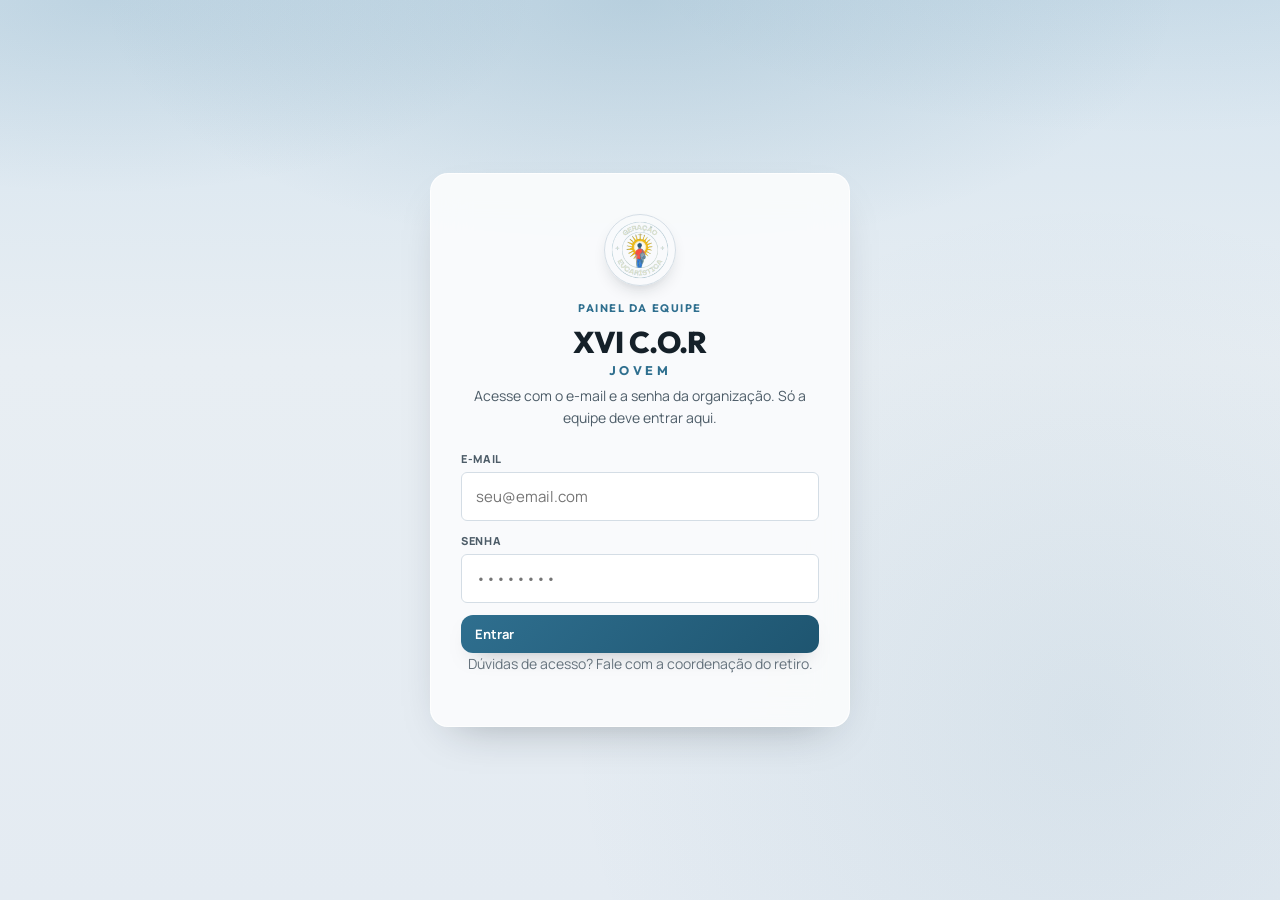
<file: dashboard.html>
<!DOCTYPE html>
<html lang="pt-BR">
<head>
<meta charset="UTF-8">
<meta name="viewport" content="width=device-width, initial-scale=1.0, viewport-fit=cover">
<title>Painel da equipe — XVI C.O.R Jovem</title>
<meta property="og:type" content="website">
<meta property="og:locale" content="pt_BR">
<meta property="og:site_name" content="XVI C.O.R Jovem">
<meta property="og:title" content="Painel da equipe — XVI C.O.R Jovem">
<meta property="og:description" content="Acesse o dashboard do C.O.R Jovem para gestão de inscrições, servos e camisas.">
<meta property="og:url" content="https://corjovem.geucaristica.com.br/dashboard.html">
<meta property="og:image" content="https://corjovem.geucaristica.com.br/image/og/whatsapp-dashboard.jpg">
<meta property="og:image:secure_url" content="https://corjovem.geucaristica.com.br/image/og/whatsapp-dashboard.jpg">
<meta property="og:image:type" content="image/jpeg">
<meta property="og:image:width" content="1200">
<meta property="og:image:height" content="630">
<meta property="og:image:alt" content="Painel da equipe do C.O.R Jovem">
<meta name="twitter:card" content="summary_large_image">
<meta name="twitter:title" content="Painel da equipe — XVI C.O.R Jovem">
<meta name="twitter:description" content="Acesse o dashboard do C.O.R Jovem para gestão de inscrições, servos e camisas.">
<meta name="twitter:image" content="https://corjovem.geucaristica.com.br/image/og/whatsapp-dashboard.jpg">
<meta name="color-scheme" content="light dark">
<script>
(function(){
  try{
    var t = localStorage.getItem('cor_dash_theme');
    if(t !== 'light' && t !== 'dark'){
      t = window.matchMedia('(prefers-color-scheme: dark)').matches ? 'dark' : 'light';
    }
    document.documentElement.setAttribute('data-theme', t);
  }catch(e){
    document.documentElement.setAttribute('data-theme', 'light');
  }
})();
</script>
<link rel="preconnect" href="https://fonts.googleapis.com">
<link rel="preconnect" href="https://fonts.gstatic.com" crossorigin>
<link href="https://fonts.googleapis.com/css2?family=Manrope:wght@400;500;600;700;800&family=Outfit:wght@500;600;700;800&display=swap" rel="stylesheet">
<link rel="manifest" href="manifest.json">
<meta name="theme-color" content="#1f4f8a">
<link rel="icon" href="image/logos/geracao-eucaristica.png" type="image/png">
<link rel="apple-touch-icon" href="image/logos/geracao-eucaristica.png">
<meta name="mobile-web-app-capable" content="yes">
<meta name="apple-mobile-web-app-capable" content="yes">
<meta name="apple-mobile-web-app-status-bar-style" content="black-translucent">
<link rel="apple-touch-icon" href="image/logos/geracao-eucaristica.png">
<link rel="stylesheet" href="css/dash.css?v=20260805-dash">
</head>
<body>

<div class="gate" id="gate">
  <div class="gate-box">
    <img class="gate-logo" src="image/logos/geracao-eucaristica.png" alt="Geração Eucarística" width="72" height="72" decoding="async">
    <p class="eyebrow">Painel da equipe</p>
    <h1>XVI C.O.R<em>Jovem</em></h1>
    <p>Acesse com o e-mail e a senha da organização. Só a equipe deve entrar aqui.</p>
    <p class="gate-err" id="gateErr">Não foi possível entrar.</p>
    <form id="gateForm">
      <label for="gateEmail">E-mail</label>
      <input type="email" id="gateEmail" placeholder="seu@email.com" autocomplete="username" required>
      <label for="gatePass">Senha</label>
      <input type="password" id="gatePass" placeholder="••••••••" autocomplete="current-password" required>
      <button class="btn btn-primary" type="submit" id="gateSubmit" style="width:100%">Entrar</button>
    </form>
    <p class="gate-hint">Dúvidas de acesso? Fale com a coordenação do retiro.</p>
  </div>
</div>

<div class="app" id="app">
  <header class="shell" id="shell">
    <div class="brand">
      <div class="brand-lockup">
        <img class="brand-logo" src="image/logos/geracao-eucaristica.png" alt="Geração Eucarística" width="52" height="52" decoding="async">
        <div class="brand-text">
          <p class="brand-eyebrow">Painel da equipe</p>
          <h1>XVI C.O.R <span>Jovem</span></h1>
          <p class="brand-place" id="subtitle">Paróquia Santo Antônio — Bacaxá</p>
        </div>
      </div>
      <div class="welcome" id="welcomeBlock" hidden>
        <div class="welcome-avatar" id="welcomeAvatar" aria-hidden="true">?</div>
        <p class="welcome-line">
          <span class="welcome-hello" id="welcomeHello">Seja bem-vindo(a),</span>
          <strong class="welcome-name" id="welcomeName"></strong>
        </p>
      </div>
    </div>
    <div class="header-end">
      <nav class="actions" id="headerActions" aria-label="Ações do painel">
        <a class="btn btn-ghost" href="index.html" target="_blank" rel="noopener" title="Abrir inscrição de cursistas"><span class="lbl-long">Ficha cursistas</span><span class="lbl-short">Cursistas</span></a>
        <a class="btn btn-ghost" href="servos.html" target="_blank" rel="noopener" title="Abrir inscrição de servos"><span class="lbl-long">Ficha servos</span><span class="lbl-short">Servos</span></a>
        <span class="sep" aria-hidden="true"></span>
        <button class="btn btn-primary" type="button" id="exportBtn">Exportar</button>
        <button class="btn btn-ghost" type="button" id="adminUsersBtn" title="Gerenciar senhas da equipe" hidden><span class="lbl-long">Equipe</span><span class="lbl-short">Equipe</span></button>
        <button class="btn btn-ghost" type="button" id="changePassBtn" title="Alterar senha"><span class="lbl-long">Senha</span><span class="lbl-short">Senha</span></button>
        <button class="btn btn-ghost" type="button" id="logoutBtn">Sair</button>
      </nav>
      <button type="button" class="theme-btn" id="themeBtn" title="Alternar modo noturno" aria-label="Ativar modo noturno">
        <span class="theme-icon theme-icon-moon" aria-hidden="true"></span>
        <span class="theme-icon theme-icon-sun" aria-hidden="true"></span>
      </button>
      <button type="button" class="menu-btn" id="menuBtn" aria-label="Abrir menu" aria-expanded="false" aria-controls="headerActions">
        <span></span><span></span><span></span>
      </button>
    </div>
  </header>

  <nav class="tabs" role="tablist" aria-label="Seções do painel">
    <button type="button" class="tab active" data-view="inscricoes" role="tab" aria-selected="true">Cursistas</button>
    <button type="button" class="tab" data-view="servos" role="tab" aria-selected="false">Servos</button>
    <button type="button" class="tab" data-view="decurias" role="tab" aria-selected="false">Decúrias</button>
    <button type="button" class="tab" data-view="camisas" role="tab" aria-selected="false">Camisas</button>
    <button type="button" class="tab tab-tesoureiro" data-view="pix" role="tab" aria-selected="false" hidden>Pagamentos</button>
  </nav>

  <div class="view active" id="viewInscricoes">
  <div class="summary-cards" id="summaryCards" aria-label="Resumo rápido do painel"></div>
  <div class="stats" id="stats">
    <div class="stat active" data-status=""><div class="k">Todas</div><div class="v" id="statTotal">0</div></div>
    <div class="stat" data-status="nova"><div class="k">Novas</div><div class="v" id="statNova">0</div></div>
    <div class="stat" data-status="confirmada"><div class="k">Confirmado(a)</div><div class="v" id="statConf">0</div></div>
    <div class="stat" data-status="lista_espera"><div class="k">Espera</div><div class="v" id="statEspera">0</div></div>
    <div class="stat" data-filter="menor"><div class="k">Menores</div><div class="v" id="statMenores">0</div></div>
    <div class="stat" data-filter="saude"><div class="k">Alerta saúde</div><div class="v" id="statSaude">0</div></div>
  </div>

  <div class="layout">
    <div>
      <div class="toolbar">
        <input class="search" id="search" type="search" placeholder="Buscar nome, WhatsApp, cidade, responsável…">
        <div class="filters">
          <select id="filterCamisa">
            <option value="">Camisa</option>
            <option value="sim">Quer camisa</option>
            <option value="nao">Não quer</option>
          </select>
          <select id="filterDecuria">
            <option value="">Decúria: todas</option>
            <option value="__none__">Sem decúria</option>
          </select>
          <select id="filterSort">
            <option value="recent">Mais recentes</option>
            <option value="nome">Nome A–Z</option>
            <option value="idade">Idade</option>
          </select>
          <button class="btn btn-ghost btn-sm" type="button" id="exportInscBtn">Excel / PDF</button>
        </div>
      </div>

      <div class="panel" id="listPanel">
        <div class="table-wrap">
          <table>
            <thead>
              <tr>
                <th>Status</th>
                <th>Nome</th>
                <th>Idade</th>
                <th>Decúria</th>
                <th>WhatsApp</th>
                <th>Cidade</th>
                <th>Camisa</th>
                <th>Ações</th>
                <th>Quando</th>
              </tr>
            </thead>
            <tbody id="tbody"></tbody>
          </table>
        </div>
        <div class="empty" id="empty" hidden>Nenhum cursista neste filtro.<br><span class="muted">Ajuste a busca ou o status acima.</span></div>
        <div class="status-bar">
          <span id="statusText">Carregando…</span>
          <span id="autoText" class="muted">Atualiza a cada 45s</span>
        </div>
      </div>
    </div>

    <aside class="side">
      <div class="panel">
        <h3>Camisas — cursistas</h3>
        <div id="shirtBars"></div>
        <div class="block" style="margin-top:20px">
          <h3>Atenção — saúde (cursistas)</h3>
          <div id="healthList"></div>
        </div>
      </div>
    </aside>
  </div>
  </div>

  <div class="view" id="viewDecurias">
    <div class="panel">
      <form class="decuria-form" id="decuriaForm">
        <div>
          <label for="decNome">Nome da Decúria</label>
          <input id="decNome" required placeholder="Ex: Decúria São José">
        </div>
        <div>
          <label for="decIdadeMin">Idade mín.</label>
          <input id="decIdadeMin" type="number" min="15" max="24" value="15" required>
        </div>
        <div>
          <label for="decIdadeMax">Idade máx.</label>
          <input id="decIdadeMax" type="number" min="15" max="24" value="24" required>
        </div>
        <div>
          <label for="decDecurista">Nome do decurista</label>
          <input id="decDecurista" list="decuristaSuggestions" required placeholder="Quem lidera a Decúria">
          <datalist id="decuristaSuggestions"></datalist>
        </div>
        <div>
          <label for="decCor">Cor</label>
          <input id="decCor" type="color" value="#c45c26" title="Cor da Decúria" required>
        </div>
        <button class="btn btn-primary" type="submit">Criar Decúria</button>
      </form>
      <div class="decuria-grid" id="decuriaGrid"></div>
      <div class="empty" id="decuriaEmpty" hidden>Nenhuma Decúria ainda.<br><span class="muted">Crie a primeira no formulário acima.</span></div>
    </div>
  </div>

  <div class="view" id="viewCamisas">
    <div class="panel">
      <div class="shirt-toolbar">
        <div class="field-mini">
          <label for="shirtTipo">Lista</label>
          <select id="shirtTipo">
            <option value="cursistas">Cursistas</option>
            <option value="servos">Servos</option>
          </select>
        </div>
        <div class="field-mini" style="flex:1;min-width:160px;">
          <label for="shirtSearch">Buscar</label>
          <input type="search" id="shirtSearch" placeholder="Nome ou telefone…">
        </div>
        <div class="field-mini">
          <label for="shirtStatus">Status</label>
          <select id="shirtStatus">
            <option value="">Todos</option>
            <option value="nova">Nova</option>
            <option value="confirmada" selected>Confirmado(a)</option>
            <option value="lista_espera">Lista de espera</option>
          </select>
        </div>
        <div class="field-mini">
          <label for="shirtSize">Tamanho</label>
          <select id="shirtSize">
            <option value="">Todos</option>
            <option>PP</option><option>P</option><option>M</option>
            <option>G</option><option>GG</option><option>XG</option><option>XXG</option>
            <option value="__empty__">Sem tamanho</option>
          </select>
        </div>
        <div class="field-mini">
          <label for="shirtSort">Ordenar</label>
          <select id="shirtSort">
            <option value="nome">Nome A–Z</option>
            <option value="tamanho">Tamanho</option>
            <option value="idade">Idade</option>
            <option value="grupo">Decúria / Equipe</option>
          </select>
        </div>
        <button type="button" class="btn btn-primary" id="shirtExportBtn">Exportar / Imprimir</button>
      </div>

      <div class="shirt-summary" id="shirtSummary"></div>

      <div class="table-wrap">
        <table>
          <thead>
            <tr>
              <th>#</th>
              <th>Nome</th>
              <th>Tamanho</th>
              <th>Idade</th>
              <th id="shirtColPhone">WhatsApp</th>
              <th id="shirtColGroup">Decúria</th>
              <th>Status</th>
            </tr>
          </thead>
          <tbody id="shirtTbody"></tbody>
        </table>
      </div>
      <div class="empty" id="shirtEmpty" hidden>Nenhum pedido de camisa neste filtro.<br><span class="muted">Altere Lista (cursistas/servos) ou o status.</span></div>
      <div class="status-bar">
        <span id="shirtStatusText">—</span>
      </div>
    </div>
  </div>

  <div class="view" id="viewPix">
    <div class="pix-layout">
      <div class="panel pix-config-panel">
        <header class="pix-panel-head">
          <div class="pix-head-main">
            <p class="pix-eyebrow">Tesouraria</p>
            <h3>Pagamentos</h3>
            <p class="muted pix-help">InfinitePay: somente cartão de crédito (confirmação automática). PIX fica no site, aba PIX.</p>
          </div>
          <div class="pix-head-actions">
            <span class="pay-live-badge" id="pixLiveBadge" data-state="unknown" aria-live="polite">Verificando…</span>
            <a class="btn btn-ghost btn-sm" href="pagamento-camisa.html" target="_blank" rel="noopener">Abrir página pública</a>
          </div>
        </header>
        <form id="pixConfigForm" class="pix-config-form">
          <input type="hidden" id="pixValorCamisa">
          <input type="hidden" id="pixValorContrib">
          <input type="hidden" id="pixMensagem">

          <section class="pix-section">
            <h4 class="pix-section-title">Conta InfinitePay</h4>
            <div class="field-mini">
              <label for="pixInfiniteHandle">InfiniteTag (handle)</label>
              <input type="text" id="pixInfiniteHandle" placeholder="nicolegiagio" autocomplete="off" required>
              <p class="muted pix-help" style="margin:6px 0 0;font-size:12px">Sem $ e sem traços. Ex.: <code>nicolegiagio</code></p>
            </div>
            <p class="pix-valor-note">Valor da camisa no checkout: <strong id="pixValorDisplay">—</strong></p>
            <p class="pix-valor-note">PIX camisa: <strong>Welerson Mendonça de Almeida</strong> <span class="muted">(fixo no site)</span></p>
          </section>

          <section class="pix-section pix-section-toggles">
            <h4 class="pix-section-title">Liberação no site</h4>
            <div class="pix-toggles">
              <label class="chk-line" for="pixLibCamisa">
                <input type="checkbox" id="pixLibCamisa">
                <span>
                  <strong>Pagar camisa</strong>
                  <em>Exibe o botão no site e na ficha de inscrições</em>
                </span>
              </label>
              <label class="chk-line" for="pixLibContrib">
                <input type="checkbox" id="pixLibContrib">
                <span>
                  <strong>Taxa de contribuição</strong>
                  <em>Página separada para servos (cartão ou PIX)</em>
                </span>
              </label>
            </div>
          </section>

          <div class="pix-config-actions">
            <button type="submit" class="btn btn-primary" id="pixSaveBtn" disabled>Salvar</button>
            <span class="muted" id="pixConfigStatus">Carregando…</span>
          </div>
          <div class="pix-config-summary" id="pixConfigSummary" aria-live="polite"></div>
        </form>

        <section class="pix-section pix-cash-box">
          <h4 class="pix-section-title">Dinheiro em espécie</h4>
          <p class="muted pix-help" style="margin:0 0 10px">Busque pelo telefone ou protocolo e confirme na hora.</p>
          <div class="pix-cash-row">
            <input type="text" id="pixCashBusca" placeholder="Telefone ou protocolo" autocomplete="off">
            <select id="pixCashTipo" aria-label="Tipo">
              <option value="camisa">Camisa</option>
              <option value="contribuicao">Contribuição</option>
            </select>
            <button type="button" class="btn btn-primary" id="pixCashBtn">Confirmar</button>
          </div>
          <p class="muted" id="pixCashStatus" style="margin:8px 0 0;font-size:12.5px"></p>
        </section>
      </div>

      <div class="panel pix-queue-panel">
        <header class="pix-panel-head pix-queue-head">
          <div>
            <p class="pix-eyebrow">Fila</p>
            <h3>Registros</h3>
          </div>
          <div class="pix-queue-tabs" role="tablist">
            <button type="button" class="pix-seg active" data-pix-queue="camisas" id="pixQCamisas">Camisas</button>
            <button type="button" class="pix-seg" data-pix-queue="contribuicao" id="pixQContrib">Contribuição</button>
          </div>
        </header>
        <div class="pix-totals" id="pixTotals"></div>

        <div class="pix-toolbar" id="pixFinanceFilters">
          <div class="pix-toolbar-row">
            <input type="search" id="pixFilterSearch" class="pix-search" placeholder="Buscar nome, protocolo ou telefone…">
            <select id="pixFilterStatus" aria-label="Status">
              <option value="">Status</option>
              <option value="aguardando_pagamento">Aguardando</option>
              <option value="confirmado">Confirmado</option>
              <option value="rejeitado">Rejeitado</option>
            </select>
            <select id="pixFilterForma" aria-label="Forma">
              <option value="">Forma</option>
              <option value="cartao">Cartão</option>
              <option value="dinheiro">Dinheiro</option>
              <option value="pix">PIX (legado)</option>
            </select>
            <select id="pixFilterPessoa" aria-label="Pessoa">
              <option value="">Pessoa</option>
              <option value="cursista">Cursista</option>
              <option value="servo">Servo</option>
            </select>
          </div>
          <div class="pix-toolbar-row">
            <input type="date" id="pixFilterFrom" title="Data inicial" aria-label="De">
            <input type="date" id="pixFilterTo" title="Data final" aria-label="Até">
            <select id="pixFilterDateField" aria-label="Campo de data">
              <option value="confirmado_em">Por confirmação</option>
              <option value="created_at">Por cadastro</option>
            </select>
            <div class="pix-toolbar-actions">
              <button type="button" class="btn btn-ghost btn-sm" id="pixClearFiltersBtn">Limpar</button>
              <button type="button" class="btn btn-ghost btn-sm" id="pixRefreshBtn">Atualizar</button>
              <button type="button" class="btn btn-primary btn-sm" id="pixPdfBtn">PDF</button>
            </div>
          </div>
        </div>

        <div class="table-wrap pix-table-wrap">
          <div class="pix-table-scroll">
            <table>
              <thead>
                <tr>
                  <th>Status</th>
                  <th>Nome</th>
                  <th>Protocolo</th>
                  <th>Forma</th>
                  <th>Valor</th>
                  <th>Ações</th>
                </tr>
              </thead>
              <tbody id="pixTbody"></tbody>
            </table>
          </div>
        </div>
        <div class="empty pix-empty" id="pixEmpty" hidden>
          <span class="pix-empty-mark" aria-hidden="true">✓</span>
          Nenhum pagamento neste filtro.
        </div>
      </div>
    </div>
  </div>

  <div class="view" id="viewServos">
    <div class="summary-cards" id="servoSummaryCards" aria-label="Resumo rápido dos servos"></div>
    <div class="stats" id="servoStats">
      <div class="stat active" data-servo-status=""><div class="k">Todos</div><div class="v" id="servoStatTotal">0</div></div>
      <div class="stat" data-servo-status="nova"><div class="k">Novas</div><div class="v" id="servoStatNova">0</div></div>
      <div class="stat" data-servo-status="confirmada"><div class="k">Confirmado(a)</div><div class="v" id="servoStatConf">0</div></div>
      <div class="stat" data-servo-status="lista_espera"><div class="k">Espera</div><div class="v" id="servoStatEspera">0</div></div>
      <div class="stat" data-servo-status="cancelada"><div class="k">Canceladas</div><div class="v" id="servoStatCanc">0</div></div>
    </div>
    <div class="panel">
      <div class="toolbar">
        <input class="search" id="servoSearch" type="search" placeholder="Buscar nome, telefone, função…">
        <div class="filters">
          <select id="servoFilterCamisa">
            <option value="">Camisa</option>
            <option value="sim">Quer camisa</option>
            <option value="nao">Não quer</option>
          </select>
          <select id="servoFilterEquipe">
            <option value="">Função: todas</option>
          </select>
          <select id="servoFilterSort">
            <option value="recent">Mais recentes</option>
            <option value="nome">Nome A–Z</option>
            <option value="equipe">Função</option>
          </select>
        </div>
      </div>
      <div class="table-wrap">
        <table>
          <thead>
            <tr>
              <th>Status</th>
              <th>Nome</th>
              <th>Idade</th>
              <th>Função</th>
              <th>Telefone</th>
              <th>Camisa</th>
              <th>Ações</th>
              <th>Ano COR</th>
              <th>Quando</th>
            </tr>
          </thead>
          <tbody id="servoTbody"></tbody>
        </table>
      </div>
      <div class="empty" id="servoEmpty" hidden>Nenhum servo neste filtro.<br><span class="muted">Troque o status ou limpe a busca.</span></div>
      <div class="status-bar">
        <span id="servoStatusText">—</span>
      </div>
    </div>
  </div>

  <footer class="site-footer dash-footer">
    <p><span class="footer-mark" aria-hidden="true">©</span> Paróquia Santo Antônio, s/nº – Bacaxá – 28994-792 – SAQUAREMA – RJ · 2026</p>
  </footer>
</div>

<div class="overlay" id="overlay"></div>
<aside class="drawer" id="drawer" aria-hidden="true">
  <div class="drawer-head">
    <div class="drawer-head-main">
      <h2 id="dNome">—</h2>
      <div class="meta" id="dMeta"></div>
      <div class="meta" id="dEditor"></div>
    </div>
    <div class="drawer-head-actions">
      <a class="wa" id="dWa" href="#" target="_blank" rel="noopener" hidden>WhatsApp</a>
      <button class="icon-btn" type="button" id="closeDrawer" aria-label="Fechar">×</button>
    </div>
  </div>
  <div class="drawer-tools">
    <div class="tool-row tool-row-selects">
      <select id="dStatus" aria-label="Status">
        <option value="nova">Nova</option>
        <option value="confirmada">Confirmado(a)</option>
        <option value="lista_espera">Lista de espera</option>
        <option value="cancelada">Cancelada</option>
      </select>
      <select id="dDecuria" aria-label="Decúria">
        <option value="">Sem Décúria</option>
      </select>
      <select id="dEquipe" aria-label="Função do servo" hidden title="Função em que a pessoa vai servir">
        <option value="">Função: a definir</option>
      </select>
    </div>
    <div class="tool-row tool-row-actions">
      <button class="btn btn-ghost btn-sm" type="button" id="editBtn">Editar</button>
      <button class="btn btn-ghost btn-sm" type="button" id="printBtn">Imprimir</button>
      <button class="btn btn-danger btn-sm" type="button" id="deleteBtn">Excluir</button>
      <button class="btn btn-primary btn-sm" type="button" id="saveNotesBtn">Salvar notas</button>
    </div>
    <textarea id="dNotes" class="drawer-notes" rows="2" placeholder="Observações da equipe…"></textarea>
  </div>
  <div class="drawer-body" id="drawerBody"></div>
</aside>

<div class="toast" id="toast"></div>
<div id="printSheet"></div>

<div class="pwd-overlay" id="adminUsersOverlay" aria-hidden="true">
  <div class="pwd-dialog admin-users-dialog" role="dialog" aria-modal="true" aria-labelledby="adminUsersTitle">
    <div class="admin-users-head">
      <div>
        <h2 id="adminUsersTitle">Senhas da equipe</h2>
        <p class="hint">Redefina a senha de qualquer usuário do painel. A pessoa precisará trocar no próximo acesso.</p>
      </div>
      <button type="button" class="icon-btn" id="adminUsersClose" aria-label="Fechar">×</button>
    </div>
    <p class="gate-err" id="adminUsersErr">Não foi possível concluir.</p>
    <ul class="admin-users-list" id="adminUsersList"></ul>
    <form id="adminResetForm" class="admin-reset-form">
      <label for="adminResetEmail">Usuário</label>
      <select id="adminResetEmail" required></select>
      <label for="adminResetPass">Nova senha</label>
      <input type="password" id="adminResetPass" minlength="6" autocomplete="new-password" required placeholder="Mínimo 6 caracteres">
      <button class="btn btn-primary" type="submit" id="adminResetSubmit" style="width:100%;margin-top:8px">Redefinir senha</button>
    </form>
  </div>
</div>

<div class="pwd-overlay" id="pwdOverlay" aria-hidden="true">
  <div class="pwd-dialog" role="dialog" aria-modal="true" aria-labelledby="pwdTitle">
    <div class="pwd-dialog-head">
      <div>
        <h2 id="pwdTitle">Alterar senha</h2>
        <p class="hint" id="pwdHint">Escolha uma senha nova para o seu acesso ao painel.</p>
      </div>
      <button type="button" class="icon-btn" id="pwdClose" aria-label="Fechar">×</button>
    </div>
    <p class="gate-err" id="pwdErr">Não foi possível alterar.</p>
    <form id="pwdForm">
      <label for="pwdNew">Nova senha</label>
      <input type="password" id="pwdNew" minlength="6" autocomplete="new-password" required placeholder="Mínimo 6 caracteres">
      <label for="pwdConfirm">Confirmar senha</label>
      <input type="password" id="pwdConfirm" minlength="6" autocomplete="new-password" required placeholder="Repita a nova senha">
      <button class="btn btn-primary" type="submit" id="pwdSubmit" style="width:100%;margin-top:8px">Salvar nova senha</button>
    </form>
  </div>
</div>

<div class="export-overlay" id="exportOverlay" aria-hidden="true">
  <div class="export-dialog" role="dialog" aria-labelledby="exportDialogTitle">
    <div class="export-handle" aria-hidden="true"></div>
    <div class="export-dialog-head">
      <div>
        <h2 id="exportDialogTitle">Exportar lista</h2>
        <p class="hint" id="exportHint">Escolha as colunas e o formato. A lista respeita o filtro atual.</p>
      </div>
      <button type="button" class="icon-btn" id="exportCloseX" aria-label="Fechar">×</button>
    </div>

    <div class="export-dialog-body">
      <div class="field">
        <label for="exportTitle">Título do documento</label>
        <input type="text" id="exportTitle" maxlength="120" value="XVI C.O.R Jovem">
      </div>
      <div class="field">
        <label for="exportSubtitle">Subtítulo (opcional)</label>
        <input type="text" id="exportSubtitle" maxlength="160" placeholder="Ex: Confirmados · Quer camisa · Decúria São José">
      </div>

      <div class="field">
        <label for="exportPresetSelect">Colunas</label>
        <select class="export-preset-select" id="exportPresetSelect" aria-label="Predefinição de colunas">
          <option value="essencial">Essencial</option>
          <option value="camisas">Camisas</option>
          <option value="contato">Contato</option>
          <option value="completo">Completo</option>
          <option value="nenhum">Limpar seleção</option>
        </select>
        <div class="export-presets">
          <button type="button" data-preset="essencial">Essencial</button>
          <button type="button" data-preset="camisas">Camisas</button>
          <button type="button" data-preset="contato">Contato</button>
          <button type="button" data-preset="completo">Completo</button>
          <button type="button" data-preset="nenhum">Limpar</button>
        </div>
        <div class="export-cols" id="exportCols"></div>
      </div>

      <div class="export-checks">
        <label><input type="checkbox" id="exportSummary" checked> Incluir resumo (totais e tamanhos de camisa)</label>
        <label><input type="checkbox" id="exportCheckCol"> Coluna ✓ de conferência (PDF / impressão)</label>
        <label><input type="checkbox" id="exportNumbering" checked> Numeração na lista</label>
      </div>
    </div>

    <div class="export-dialog-foot">
      <div class="export-actions">
        <button type="button" class="btn btn-excel" id="doExcelBtn">Baixar Excel</button>
        <button type="button" class="btn btn-pdf" id="doPdfBtn">Baixar PDF</button>
        <button type="button" class="btn btn-ghost" id="doPrintBtn">Imprimir</button>
        <button type="button" class="btn btn-ghost" id="exportCloseBtn">Fechar</button>
      </div>
    </div>
  </div>
</div>


<script src="js/config.js"></script>
<script src="js/pix-brcode.js"></script>
<script src="js/dashboard/state.js"></script>
<script src="js/dashboard/utils.js"></script>
<script src="js/dashboard/theme.js"></script>
<script src="js/dashboard/auth-gate.js"></script>
<script src="js/dashboard/drawer.js"></script>
<script src="js/dashboard/inscricoes.js"></script>
<script src="js/dashboard/servos.js"></script>
<script src="js/dashboard/decurias.js"></script>
<script src="js/dashboard/camisas.js"></script>
<script src="js/dashboard/pagamentos.js?v=20260805-dash"></script>
<script src="js/dashboard/admin-users.js"></script>
<script src="js/dashboard/ficha-print.js"></script>
<script src="js/dashboard/export.js"></script>
<script src="js/dashboard/app.js"></script>

</body>
</html>
</file>
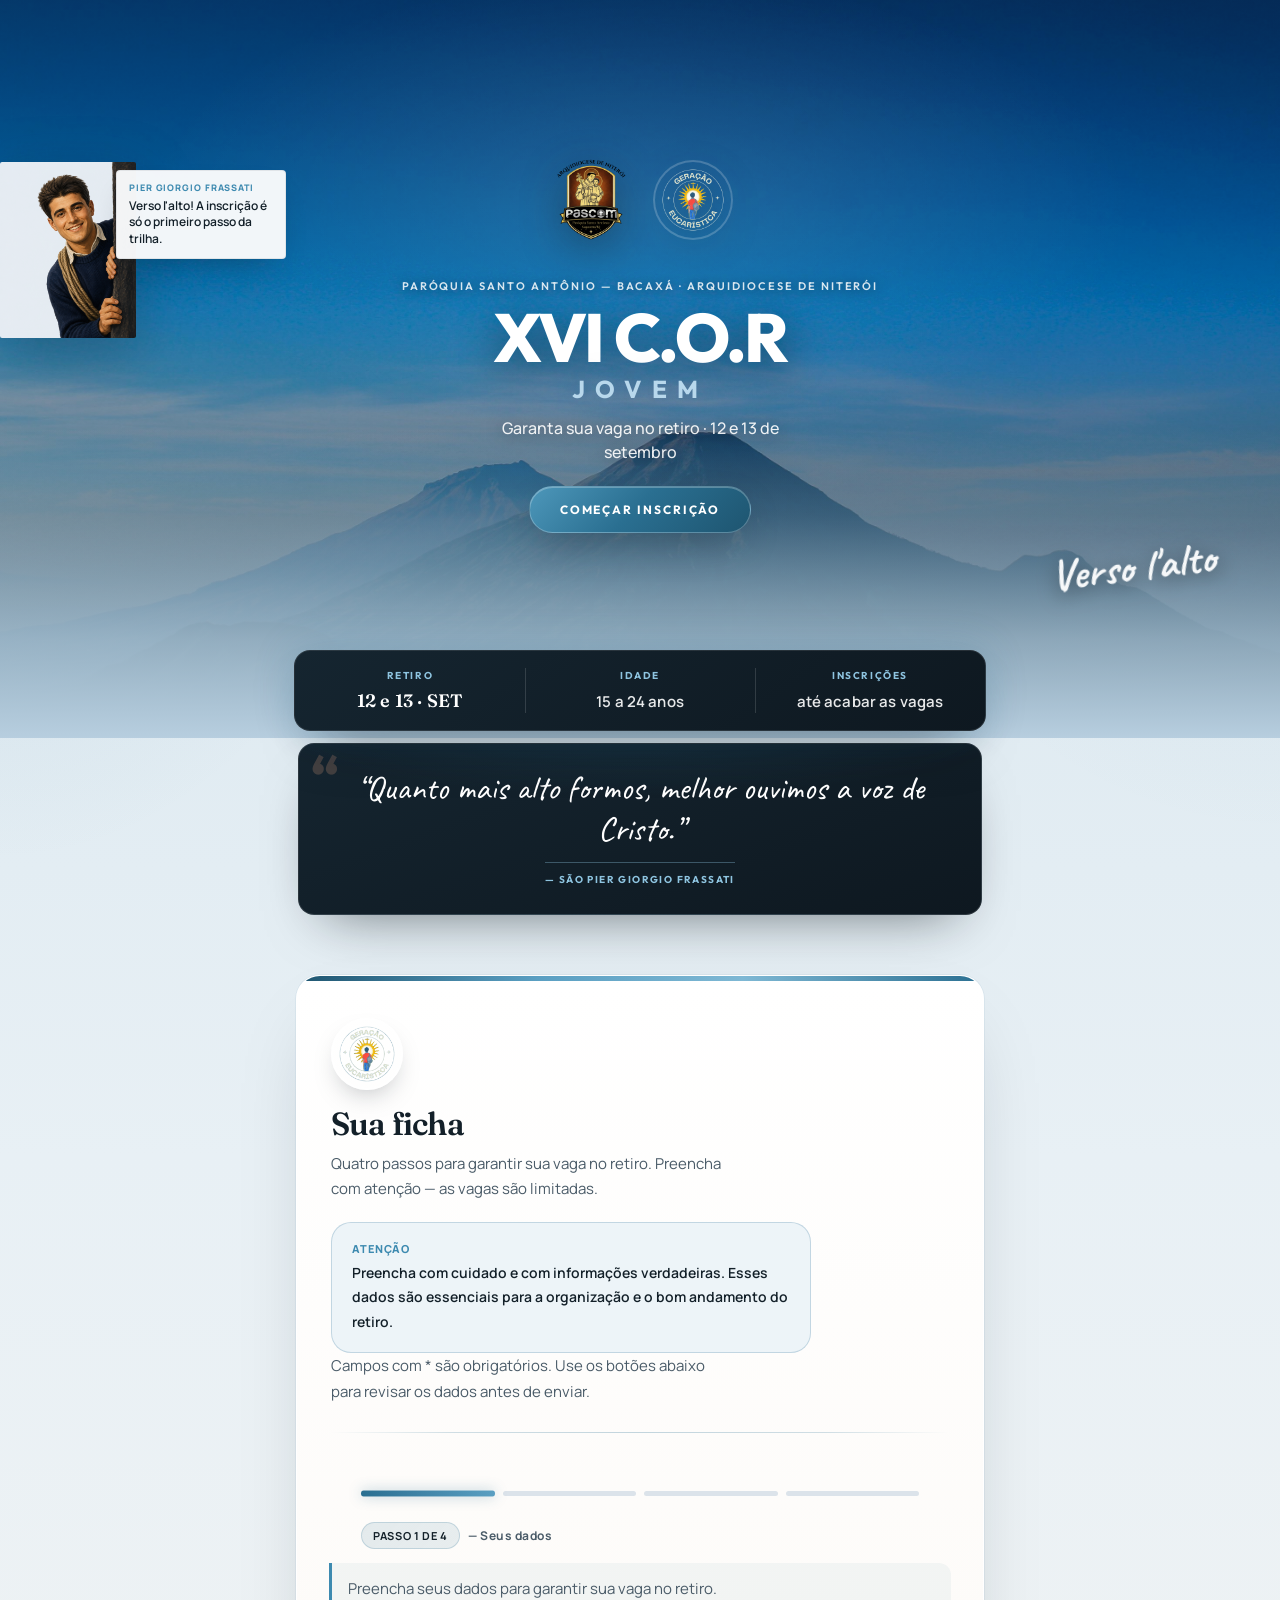
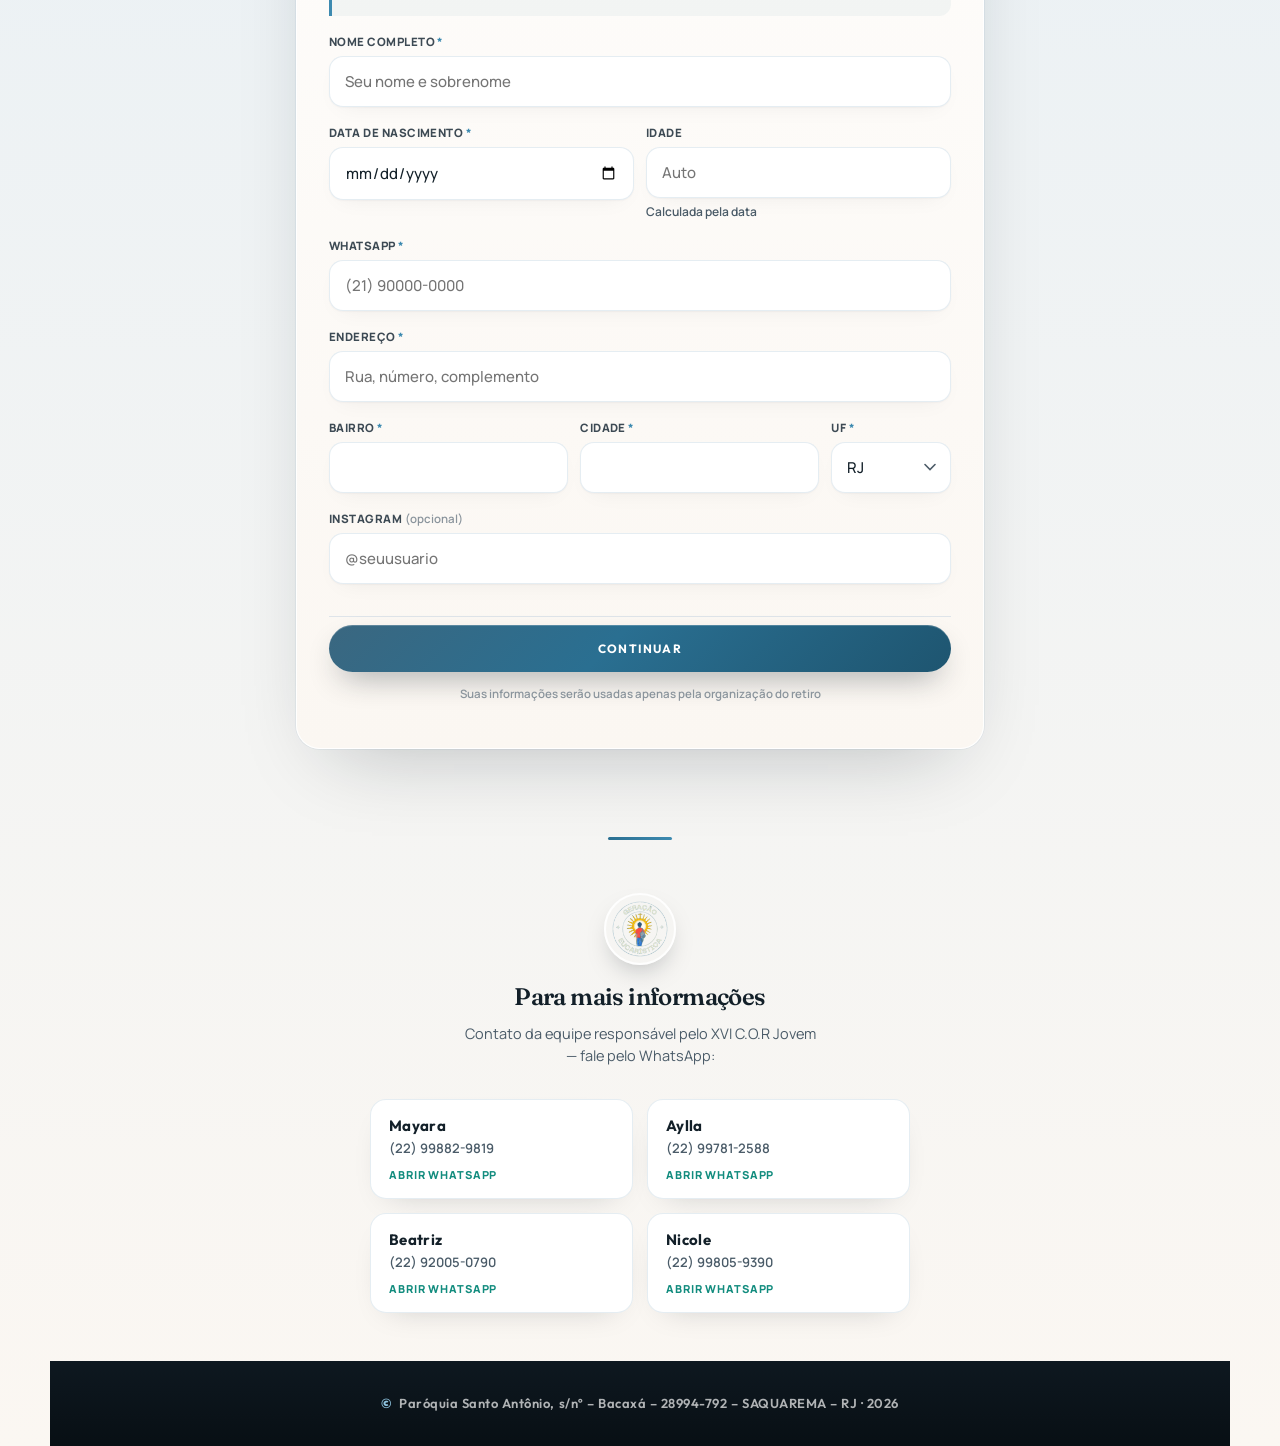
<file: inscricao-cor-jovem.html>
<!DOCTYPE html>
<html lang="pt-BR">
<head>
<meta charset="UTF-8">
<meta http-equiv="refresh" content="0; url=index.html">
<title>Redirecionando…</title>
<link rel="canonical" href="index.html">
<script>location.replace('index.html');</script>
</head>
<body>
  <p><a href="index.html">Ir para a inscrição</a></p>
</body>
</html>
</file>
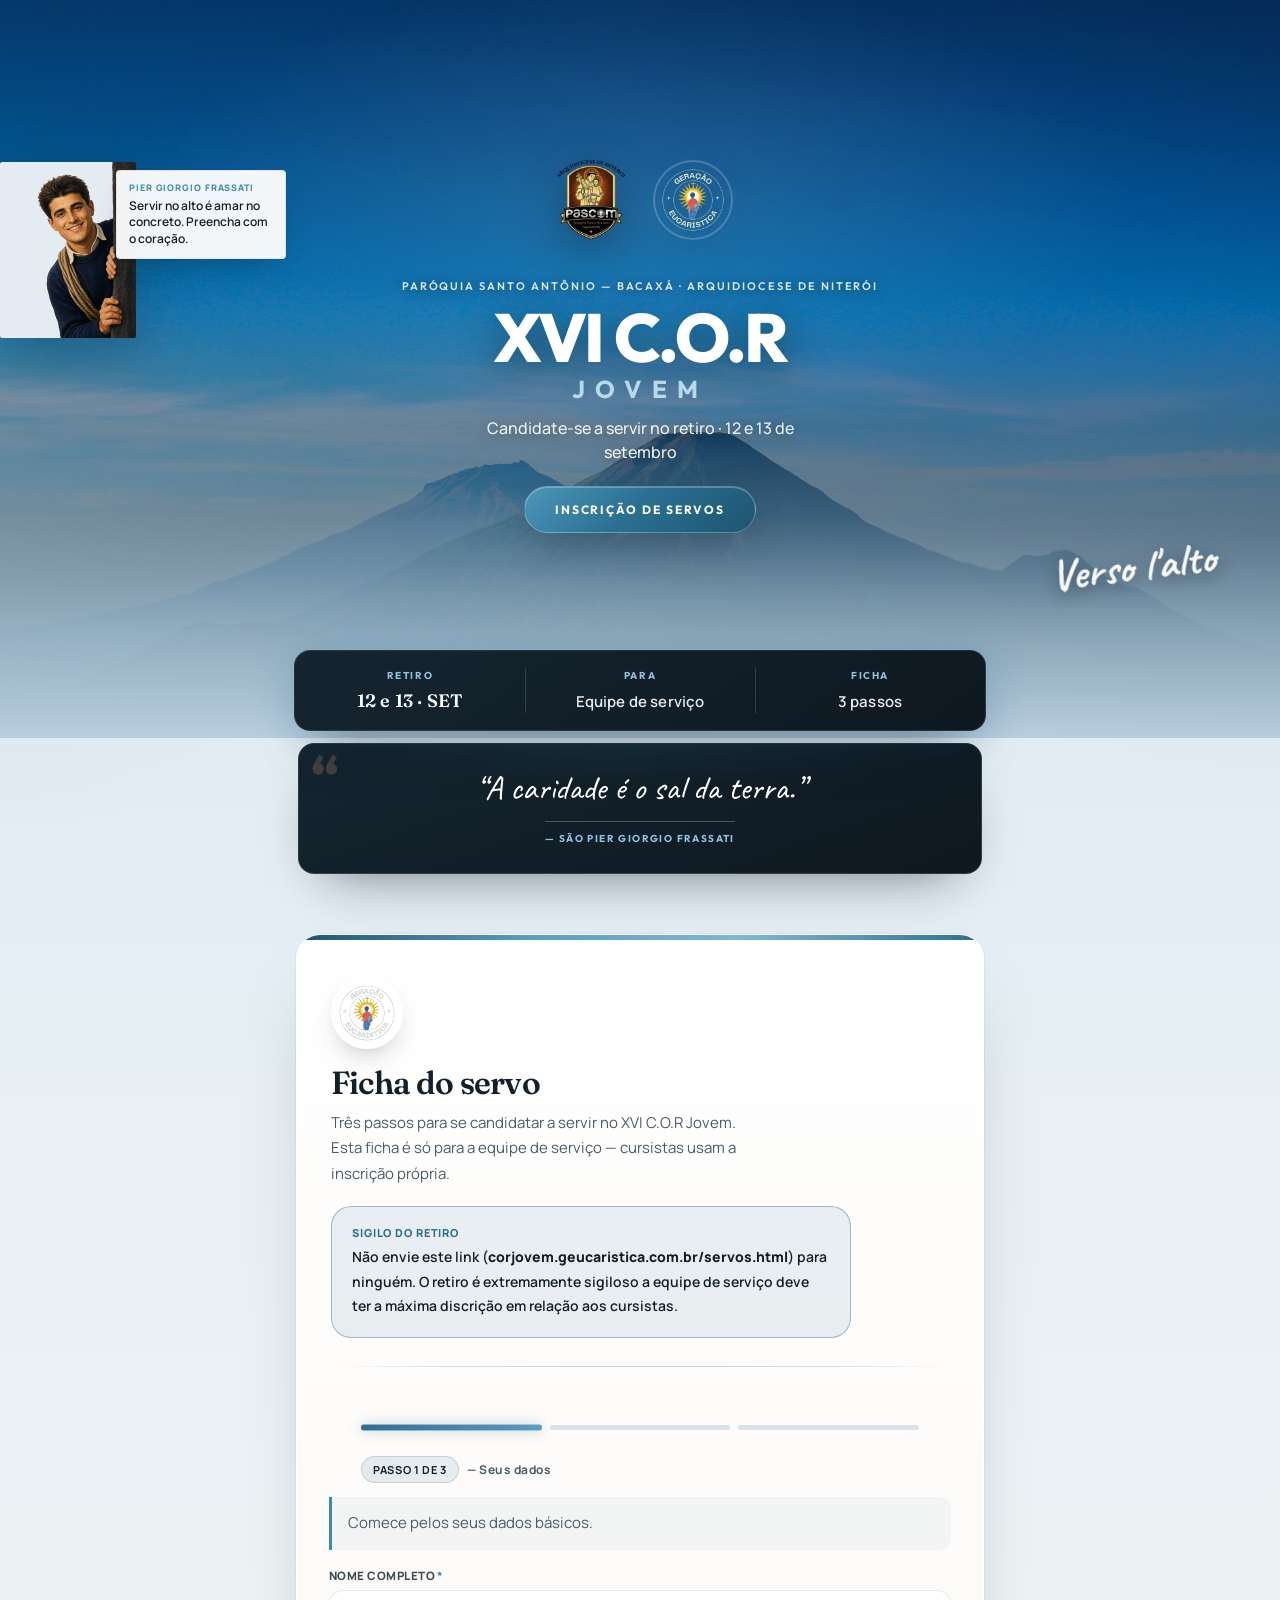
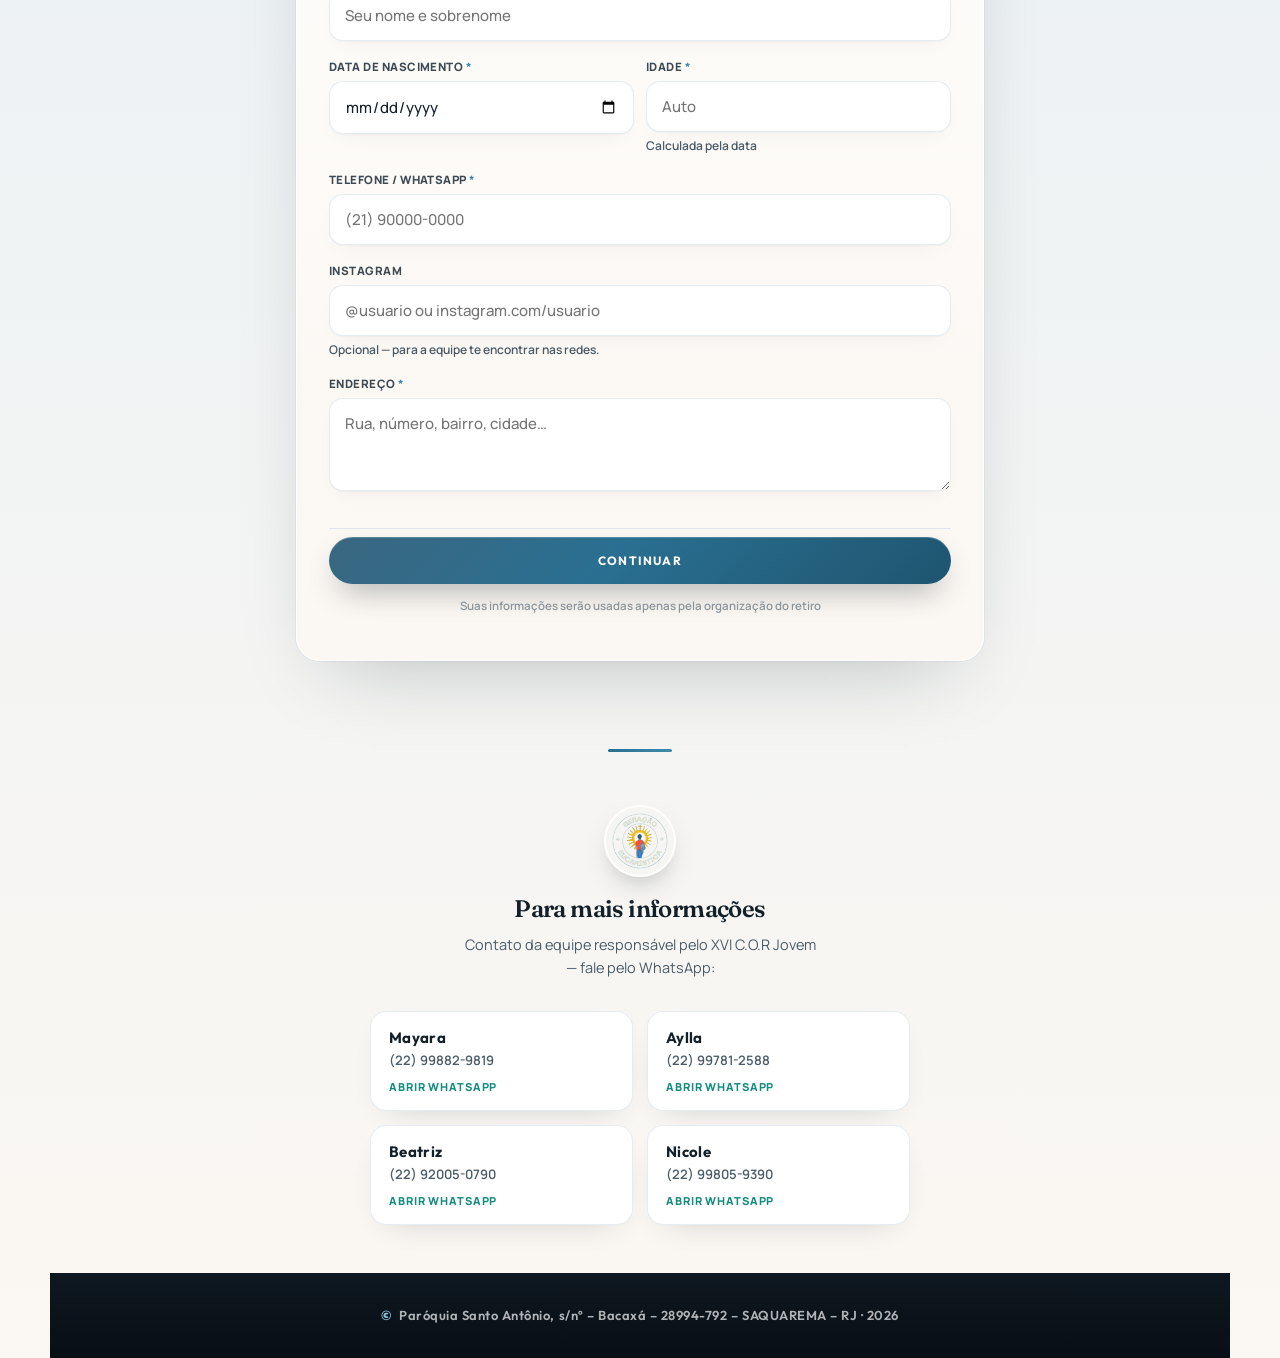
<file: servos.html>
<!DOCTYPE html>
<html lang="pt-BR" prefix="og: https://ogp.me/ns#">
<head>
<meta charset="UTF-8">
<meta name="viewport" content="width=device-width, initial-scale=1.0">
<title>XVI C.O.R Jovem — Inscrição de Servos</title>
<meta name="description" content="Inscrição para servir no XVI C.O.R Jovem — Paróquia Santo Antônio, Bacaxá. 12 e 13 de setembro. Verso l'alto!">
<meta name="theme-color" content="#0e1820">

<meta property="og:type" content="website">
<meta property="og:locale" content="pt_BR">
<meta property="og:site_name" content="XVI C.O.R Jovem">
<meta property="og:title" content="XVI C.O.R Jovem — Servir no retiro">
<meta property="og:description" content="Candidate-se a servir no XVI C.O.R Jovem. Paróquia Santo Antônio — Bacaxá · 12 e 13 de setembro. Verso l'alto.">
<meta property="og:url" content="https://corjovem.geucaristica.com.br/servos.html">
<meta property="og:image" content="https://corjovem.geucaristica.com.br/image/og/whatsapp.jpg">
<meta property="og:image:secure_url" content="https://corjovem.geucaristica.com.br/image/og/whatsapp.jpg">
<meta property="og:image:type" content="image/jpeg">
<meta property="og:image:width" content="1200">
<meta property="og:image:height" content="630">
<meta property="og:image:alt" content="Montanha azul com a frase verso l'alto">

<meta name="twitter:card" content="summary_large_image">
<meta name="twitter:title" content="XVI C.O.R Jovem — Servir no retiro">
<meta name="twitter:description" content="Candidate-se a servir no XVI C.O.R Jovem. Paróquia Santo Antônio — Bacaxá · 12 e 13 de setembro. Verso l'alto.">
<meta name="twitter:image" content="https://corjovem.geucaristica.com.br/image/og/whatsapp.jpg">

<link rel="preconnect" href="https://fonts.googleapis.com">
<link rel="preconnect" href="https://fonts.gstatic.com" crossorigin>
<link href="https://fonts.googleapis.com/css2?family=Caveat:wght@600;700&family=Fraunces:opsz,wght@9..144,500;9..144,600;9..144,700&family=Manrope:wght@400;500;600;700;800&family=Outfit:wght@500;600;700;800&display=swap" rel="stylesheet">
<link rel="icon" href="image/logos/geracao-eucaristica.png" type="image/png">
<link rel="stylesheet" href="css/site.css?v=20260803-polish">
</head>
<body>

<div class="saint-peeks" id="saintPeeks" aria-hidden="true">
  <div class="peek peek-left" data-i="0">
    <div class="peek-bubble"></div>
    <div class="peek-fig">
      <img src="image/peeks/frassati.png" alt="" width="300" height="400" decoding="async">
    </div>
  </div>
  <div class="peek peek-left" data-i="1">
    <div class="peek-bubble"></div>
    <div class="peek-fig">
      <img src="image/peeks/teresinha.png" alt="" width="300" height="400" decoding="async">
    </div>
  </div>
  <div class="peek peek-right" data-i="2">
    <div class="peek-bubble"></div>
    <div class="peek-fig">
      <img src="image/peeks/carlo.png" alt="" width="300" height="400" decoding="async">
    </div>
  </div>
  <div class="peek peek-right" data-i="3">
    <div class="peek-bubble"></div>
    <div class="peek-fig">
      <img src="image/peeks/jp2.png" alt="" width="300" height="400" decoding="async">
    </div>
  </div>
</div>

<header class="hero" aria-label="XVI C.O.R Jovem — Servos">
  <img class="hero-photo" src="image/hero/montanha-azul.jpg" alt="" width="1600" height="900" decoding="async" fetchpriority="high">
  <div class="hero-inner">
    <div class="hero-logos" aria-label="Parceiros">
      <img class="hero-logo hero-logo-pascom" src="image/logos/pascom.png" alt="Pascom — Paróquia Santo Antônio" width="120" height="160" decoding="async">
      <img class="hero-logo hero-logo-geracao" src="image/logos/geracao-eucaristica.png" alt="Geração Eucarística" width="120" height="120" decoding="async">
    </div>
      <p class="parish">Paróquia Santo Antônio — Bacaxá · Arquidiocese de Niterói</p>
      <h1 class="brand">XVI C.O.R<em>Jovem</em></h1>
      <p class="hero-lead">Candidate-se a servir no retiro · 12 e 13 de setembro</p>
      <a class="hero-cta" href="#inscricao">Inscrição de servos</a>
      <div class="pay-cta-bar" id="pixCtaBar" hidden></div>
    </div>
  <span class="motto" aria-hidden="true">Verso l'alto</span>
</header>

<section class="showcase" aria-label="Sobre o serviço">
  <div class="trail" id="trailMeta">
    <div class="trail-card">
      <div>
        <span class="k">Retiro</span>
        <span class="v">12 e 13 · SET</span>
      </div>
      <div>
        <span class="k">Para</span>
        <span class="v sm">Equipe de serviço</span>
      </div>
      <div>
        <span class="k">Ficha</span>
        <span class="v sm">3 passos</span>
      </div>
    </div>
  </div>

  <div class="quote-band" id="quoteBand">
    <blockquote>
      <p>“A caridade é o sal da terra.”</p>
      <cite>— São Pier Giorgio Frassati</cite>
    </blockquote>
  </div>
</section>

<main class="climb" id="inscricao">
  <div class="board">
    <div class="board-head">
      <img class="board-mark" src="image/logos/geracao-eucaristica.png" alt="Geração Eucarística" width="64" height="64" decoding="async">
      <h2>Ficha do servo</h2>
      <p>Três passos para se candidatar a servir no XVI C.O.R Jovem. Esta ficha é só para a equipe de serviço — cursistas usam a inscrição própria.</p>
      <aside class="form-notice form-notice--sigilo" role="alert">
        <strong>Sigilo do retiro</strong>
        <p>Não envie este link (<span class="form-notice-link">corjovem.geucaristica.com.br/servos.html</span>) para ninguém. O retiro é extremamente sigiloso a equipe de serviço deve ter a máxima discrição em relação aos cursistas.</p>
      </aside>
    </div>

    <form id="servoForm" novalidate>
      <div class="progress" id="progress" aria-hidden="true">
        <span class="current"></span><span></span><span></span>
      </div>
      <p class="step-label" id="stepLabel"><strong>Passo 1 de 3</strong> — Seus dados</p>

      <section class="step active" data-step="0" aria-labelledby="step1-title">
        <h2 class="sr-only" id="step1-title">Dados pessoais</h2>
        <p class="section-lead">Comece pelos seus dados básicos.</p>

        <div class="field">
          <label class="lbl" for="nome">Nome completo <span class="req">*</span></label>
          <input class="ctrl" type="text" id="nome" name="nome" autocomplete="name" required placeholder="Seu nome e sobrenome">
          <p class="field-error" data-for="nome">Informe seu nome completo.</p>
        </div>

        <div class="field">
          <div class="row2">
            <div>
              <label class="lbl" for="nascimento">Data de nascimento <span class="req">*</span></label>
              <input class="ctrl" type="date" id="nascimento" name="nascimento" required>
              <p class="field-error" data-for="nascimento">Informe a data de nascimento.</p>
            </div>
            <div>
              <label class="lbl" for="idade">Idade <span class="req">*</span></label>
              <input class="ctrl" type="number" id="idade" name="idade" min="12" max="99" readonly tabindex="-1" placeholder="Auto">
              <p class="hint">Calculada pela data</p>
              <p class="field-error" data-for="idade">Informe a data para calcular a idade.</p>
            </div>
          </div>
        </div>

        <div class="field">
          <label class="lbl" for="telefone">Telefone / WhatsApp <span class="req">*</span></label>
          <input class="ctrl" type="tel" id="telefone" name="telefone" inputmode="numeric" autocomplete="tel" required placeholder="(21) 90000-0000">
          <p class="field-error" data-for="telefone">Informe um telefone válido com DDD.</p>
        </div>

        <div class="field">
          <label class="lbl" for="instagram">Instagram</label>
          <input class="ctrl" type="text" id="instagram" name="instagram" autocomplete="username" maxlength="80" placeholder="@usuario ou instagram.com/usuario">
          <p class="hint">Opcional — para a equipe te encontrar nas redes.</p>
        </div>

        <div class="field">
          <label class="lbl" for="endereco">Endereço <span class="req">*</span></label>
          <textarea class="ctrl" id="endereco" name="endereco" rows="3" required placeholder="Rua, número, bairro, cidade…"></textarea>
          <p class="field-error" data-for="endereco">Informe o endereço.</p>
        </div>
      </section>

      <section class="step" data-step="1" aria-labelledby="step2-title">
        <h2 class="sr-only" id="step2-title">Serviço e camisa</h2>
        <p class="section-lead">Informe a equipe em que trabalha, se quer camisa e em que ano viveu o COR Jovem.</p>

        <div class="field">
          <label class="lbl" for="funcaoPreferida">Equipe de trabalho em que está: <span class="req">*</span></label>
          <select class="ctrl" id="funcaoPreferida" name="funcaoPreferida" required>
            <option value="">Selecione a equipe…</option>
          </select>
          <p class="field-error" data-for="funcaoPreferida">Selecione a equipe.</p>
        </div>

        <div class="field">
          <span class="lbl">Vai querer camisa? <span class="req">*</span></span>
          <div class="choice-group" data-group="camisa">
            <label class="choice"><input type="radio" name="camisa" value="sim" required>Sim</label>
            <label class="choice"><input type="radio" name="camisa" value="nao">Não</label>
          </div>
          <p class="field-error" data-for="camisa">Informe se deseja camisa.</p>
        </div>

        <div class="field" id="tamanhoWrap" hidden>
          <label class="lbl" for="tamanho">Tamanho da camisa <span class="req">*</span></label>
          <select class="ctrl" id="tamanho">
            <option value="">Selecione…</option>
            <option>PP</option><option>P</option><option>M</option>
            <option>G</option><option>GG</option><option>XG</option><option>XXG</option>
          </select>
          <p class="field-error" data-for="tamanho">Selecione o tamanho.</p>
        </div>

        <div class="field">
          <label class="lbl" for="anoCor">Qual ano você vivenciou seu COR Jovem? <span class="req">*</span></label>
          <input class="ctrl" type="text" id="anoCor" required placeholder="Ex: 2022 ou XVI">
          <p class="field-error" data-for="anoCor">Informe o ano em que vivenciou o COR Jovem.</p>
        </div>
      </section>

      <section class="step" data-step="2" aria-labelledby="step3-title">
        <h2 class="sr-only" id="step3-title">Fé</h2>
        <p class="section-lead">Conte um pouco da sua caminhada de fé.</p>

        <div class="field">
          <label class="lbl" for="marcoCor">O que mais te marcou no COR Jovem quando vivenciou? <span class="req">*</span></label>
          <textarea class="ctrl" id="marcoCor" rows="4" required placeholder="Texto de resposta longa"></textarea>
          <p class="field-error" data-for="marcoCor">Conte o que mais te marcou.</p>
        </div>

        <div class="field">
          <label class="lbl" for="oracao">Como está sua vida de oração e vivência nos sacramentos? <span class="req">*</span></label>
          <textarea class="ctrl" id="oracao" rows="4" required placeholder="Texto de resposta longa"></textarea>
          <p class="field-error" data-for="oracao">Conte sobre sua vida de oração.</p>
        </div>

        <div class="field">
          <span class="lbl">Quais sacramentos você já possui? <span class="opt">(opcional)</span></span>
          <div class="check-grid" id="sacramentos">
            <label class="chk"><input type="checkbox" value="Batismo">Batismo</label>
            <label class="chk"><input type="checkbox" value="Primeira Eucaristia">Primeira Eucaristia</label>
            <label class="chk"><input type="checkbox" value="Crisma">Crisma</label>
            <label class="chk"><input type="checkbox" value="Matrimônio">Matrimônio</label>
          </div>
        </div>

        <div class="consent">
          <label class="consent-check">
            <input type="checkbox" id="consentCheck">
            <span>Declaro que as informações preenchidas nesta ficha são verdadeiras e desejo servir no XVI C.O.R Jovem, nos dias 12 e 13 de setembro.</span>
          </label>
          <p class="field-error" data-for="consentCheck">Marque a declaração para confirmar a inscrição.</p>
        </div>
      </section>

      <div class="nav">
        <button type="button" class="btn btn-ghost" id="prevBtn" hidden>Voltar</button>
        <button type="button" class="btn btn-primary" id="nextBtn">Continuar</button>
        <button type="submit" class="btn btn-primary" id="submitBtn" hidden>Confirmar inscrição</button>
      </div>
      <p class="privacy">Suas informações serão usadas apenas pela organização do retiro</p>
      <p class="banner-err" id="errorMsg" role="alert"></p>
    </form>

    <div class="success" id="successPanel">
      <img class="board-mark" src="image/logos/geracao-eucaristica.png" alt="" width="64" height="64" decoding="async">
      <div class="badge" aria-hidden="true">✓</div>
      <h2>Ficha enviada!</h2>
      <p>Que alegria, <span class="name" id="successName"></span>!</p>
      <p>A equipe recebeu sua inscrição de servo. Em breve entraremos em contato pelo telefone informado.</p>
      <p class="privacy" style="margin-top:18px" id="successId"></p>
    </div>
  </div>
</main>

<section id="contatoEquipe"></section>

<footer class="site-footer">
  <p><span class="footer-mark" aria-hidden="true">©</span> Paróquia Santo Antônio, s/nº – Bacaxá – 28994-792 – SAQUAREMA – RJ · 2026</p>
</footer>

<script src="js/config.js"></script>
<script src="js/site-common.js"></script>
<script>
(function(){
  const STEPS = [
    { label: 'Seus dados' },
    { label: 'Serviço e camisa' },
    { label: 'Fé' }
  ];
  const DRAFT_KEY = 'cor_servo_draft_v1';

  const form = document.getElementById('servoForm');
  if (window.COR_SITE) window.COR_SITE.mountSpamGuard(form);
  const steps = [...form.querySelectorAll('.step')];
  const progress = document.getElementById('progress');
  const stepLabel = document.getElementById('stepLabel');
  const prevBtn = document.getElementById('prevBtn');
  const nextBtn = document.getElementById('nextBtn');
  const submitBtn = document.getElementById('submitBtn');
  const errorMsg = document.getElementById('errorMsg');
  const nascimento = document.getElementById('nascimento');
  const idade = document.getElementById('idade');
  const telefone = document.getElementById('telefone');

  let current = 0;

  function mountFuncaoPreferida(){
    const sel = document.getElementById('funcaoPreferida');
    if(!sel || sel.dataset.mounted) return;
    const list = (window.COR_SITE && window.COR_SITE.SERVO_FUNCOES) || [];
    list.forEach(function(f){
      const opt = document.createElement('option');
      opt.value = f;
      opt.textContent = f;
      sel.appendChild(opt);
    });
    sel.dataset.mounted = '1';
  }

  function selectedFuncao(){
    return (document.getElementById('funcaoPreferida')?.value || '').trim();
  }

  mountFuncaoPreferida();

  function showError(msg){
    errorMsg.textContent = msg || '';
    errorMsg.classList.toggle('show', !!msg);
  }

  function markInvalid(id, on){
    const el = document.getElementById(id) || form.querySelector('[name="'+id+'"]');
    const err = form.querySelector('.field-error[data-for="'+id+'"]');
    if(el) el.classList.toggle('is-invalid', !!on);
    if(err) err.classList.toggle('show', !!on);
  }

  function clearFieldErrors(scope){
    (scope || form).querySelectorAll('.is-invalid').forEach(el => el.classList.remove('is-invalid'));
    (scope || form).querySelectorAll('.field-error.show').forEach(el => el.classList.remove('show'));
  }

  function calcAge(iso){ return window.COR_SITE.calcAge(iso); }

  function maskPhone(v){ return window.COR_SITE.maskPhone(v); }

  nascimento.addEventListener('change', ()=>{
    const a = calcAge(nascimento.value);
    idade.value = a != null ? a : '';
  });
  telefone.addEventListener('input', ()=>{ telefone.value = maskPhone(telefone.value); });

  form.querySelectorAll('input[name="camisa"]').forEach(r=>{
    r.addEventListener('change', ()=>{
      const sim = form.querySelector('input[name="camisa"]:checked')?.value === 'sim';
      document.getElementById('tamanhoWrap').hidden = !sim;
      if(!sim) document.getElementById('tamanho').value = '';
    });
  });

  function saveDraft(){
    try{
      const draft = { step: current, fields: {}, radios: {}, checks: [] };
      form.querySelectorAll('input:not([type="radio"]):not([type="checkbox"]):not([type="file"]), textarea, select').forEach(el=>{
        if(el.id) draft.fields[el.id] = el.value;
      });
      form.querySelectorAll('input[type="radio"]:checked').forEach(el=>{
        draft.radios[el.name] = el.value;
      });
      form.querySelectorAll('#sacramentos input:checked').forEach(el=>{
        draft.checks.push(el.value);
      });
      localStorage.setItem(DRAFT_KEY, JSON.stringify(draft));
    }catch(_){}
  }

  function restoreDraft(){
    try{
      const raw = localStorage.getItem(DRAFT_KEY);
      if(!raw) return;
      const draft = JSON.parse(raw);
      Object.keys(draft.fields || {}).forEach(id=>{
        const el = document.getElementById(id);
        if(el) el.value = draft.fields[id];
      });
      Object.keys(draft.radios || {}).forEach(name=>{
        const el = form.querySelector('input[name="'+name+'"][value="'+draft.radios[name]+'"]');
        if(el){ el.checked = true; el.dispatchEvent(new Event('change')); }
      });
      (draft.checks || []).forEach(v=>{
        const el = form.querySelector('#sacramentos input[value="'+v+'"]');
        if(el){ el.checked = true; el.dispatchEvent(new Event('change')); }
      });
      if(Array.isArray(draft.funcoes) && draft.funcoes[0] && !draft.fields?.funcaoPreferida){
        const legacy = document.getElementById('funcaoPreferida');
        if(legacy) legacy.value = draft.funcoes[0];
      }
      if(typeof draft.step === 'number') current = draft.step;
      const a = calcAge(nascimento.value);
      if(a != null) idade.value = a;
    }catch(_){}
  }

  function clearDraft(){
    try{ localStorage.removeItem(DRAFT_KEY); }catch(_){}
  }

  function goTo(n, opts){
    if(n < 0 || n >= STEPS.length) return;
    current = n;
    steps.forEach((s,i)=> s.classList.toggle('active', i === current));
    [...progress.children].forEach((s,i)=> s.classList.toggle('current', i === current));
    stepLabel.innerHTML = '<strong>Passo '+(current+1)+' de '+STEPS.length+'</strong> — '+STEPS[current].label;
    prevBtn.hidden = current === 0;
    nextBtn.hidden = current === STEPS.length - 1;
    submitBtn.hidden = current !== STEPS.length - 1;
    showError('');
    clearFieldErrors();
    saveDraft();
    if(opts && opts.scroll === false) return;
    window.scrollTo({ top: document.getElementById('inscricao').offsetTop - 20, behavior: 'smooth' });
  }

  function validateStep(n){
    clearFieldErrors(steps[n]);
    showError('');
    let ok = true;

    if(n === 0){
      const nome = document.getElementById('nome').value.trim();
      const nasc = nascimento.value;
      const age = calcAge(nasc);
      const tel = telefone.value.replace(/\D/g, '');
      const end = document.getElementById('endereco').value.trim();
      if(!nome || nome.split(/\s+/).length < 2){ markInvalid('nome', true); ok = false; }
      if(!nasc){ markInvalid('nascimento', true); ok = false; }
      if(age == null || age < 12){ markInvalid('idade', true); ok = false; }
      else idade.value = age;
      if(tel.length < 10){ markInvalid('telefone', true); ok = false; }
      if(!end){ markInvalid('endereco', true); ok = false; }
    }

    if(n === 1){
      if(!selectedFuncao()){
        markInvalid('funcaoPreferida', true);
        ok = false;
      }
      const camisa = form.querySelector('input[name="camisa"]:checked');
      if(!camisa){ markInvalid('camisa', true); ok = false; }
      else if(camisa.value === 'sim' && !document.getElementById('tamanho').value){
        markInvalid('tamanho', true); ok = false;
      }
      if(!document.getElementById('anoCor').value.trim()){
        markInvalid('anoCor', true); ok = false;
      }
    }

    if(n === 2){
      if(!document.getElementById('marcoCor').value.trim()){ markInvalid('marcoCor', true); ok = false; }
      if(!document.getElementById('oracao').value.trim()){ markInvalid('oracao', true); ok = false; }
      if(!document.getElementById('consentCheck').checked){
        markInvalid('consentCheck', true);
        showError('Marque a declaração no final do formulário para confirmar.');
        ok = false;
      }
    }

    if(!ok && !errorMsg.classList.contains('show')){
      showError('Confira os campos destacados neste passo.');
    }
    return ok;
  }

  prevBtn.addEventListener('click', ()=> goTo(current - 1));
  nextBtn.addEventListener('click', ()=>{
    if(validateStep(current)) goTo(current + 1);
  });

  function normalizeInstagram(raw){
    let v = String(raw || '').trim();
    if(!v) return null;
    v = v.replace(/^https?:\/\/(www\.)?instagram\.com\//i, '');
    v = v.replace(/^@+/, '').replace(/\/+$/, '').split(/[/?#]/)[0];
    return v ? '@' + v : null;
  }

  function servoSubmitError(err){
    const raw = String(err && err.message || err || '');
    let msg = raw;
    try{
      const parsed = JSON.parse(raw);
      if(parsed && parsed.message) msg = parsed.message;
    }catch(_){}
    if(/servos_cor_jovem.*does not exist|Could not find the table/i.test(msg)){
      return 'A tabela de servos ainda não existe no Supabase. No SQL Editor, rode a seção de servos do arquivo sql/setup.sql.';
    }
    if(/funcoes_preferidas|instagram|Could not find the .* column/i.test(msg)){
      return 'O banco precisa ser atualizado. No Supabase (SQL Editor), rode o arquivo sql/servos-fix-envio.sql e tente de novo.';
    }
    if(/permission denied|42501|row-level security/i.test(msg)){
      return 'Sem permissão para salvar a ficha. No Supabase, rode sql/servos-fix-envio.sql (políticas e permissões).';
    }
    return 'Não deu pra enviar agora. Verifique sua conexão e tente de novo.';
  }

  form.addEventListener('submit', async (e)=>{
    e.preventDefault();
    if (window.COR_SITE && window.COR_SITE.isSpamSubmission(form)) {
      form.style.display = 'none';
      document.getElementById('successPanel').classList.add('show');
      return;
    }
    if(!validateStep(2)) return;
    if(!window.COR_API){
      showError('Configuração não carregou. Abra a pasta completa do projeto.');
      return;
    }

    const nome = document.getElementById('nome').value.trim();
    const tel = telefone.value.trim();
    const camisa = form.querySelector('input[name="camisa"]:checked')?.value || null;

    try {
      const row = {
        nome,
        idade: parseInt(idade.value, 10),
        nascimento: nascimento.value,
        endereco: document.getElementById('endereco').value.trim(),
        telefone: tel,
        instagram: normalizeInstagram(document.getElementById('instagram').value),
        funcoes_preferidas: (function(){
          const f = selectedFuncao();
          return f ? [f] : [];
        })(),
        camisa,
        tamanho_camisa: camisa === 'sim' ? (document.getElementById('tamanho').value || null) : null,
        equipe: '',
        ano_cor_jovem: document.getElementById('anoCor').value.trim(),
        marco_cor: document.getElementById('marcoCor').value.trim(),
        oracao_sacramentos: document.getElementById('oracao').value.trim(),
        sacramentos: [...document.querySelectorAll('#sacramentos input:checked')].map(el => el.value),
        foto_url: null,
        status: 'nova'
      };

      const saved = await window.COR_API.insertServo(row);
      const id = Array.isArray(saved) && saved[0] ? saved[0].id : null;
      clearDraft();
      document.getElementById('successName').textContent = nome.split(' ')[0];
      if(id){
        document.getElementById('successId').textContent = 'Protocolo: ' + String(id).slice(0, 8).toUpperCase();
      }
      form.style.display = 'none';
      document.querySelector('.board-head').style.display = 'none';
      const tm = document.getElementById('trailMeta');
      const qb = document.getElementById('quoteBand');
      if(tm) tm.style.display = 'none';
      if(qb) qb.style.display = 'none';
      document.getElementById('successPanel').classList.add('show');
    } catch(err) {
      console.error(err);
      if(err && (err.code === 'RATE_LIMITED' || /RATE_LIMITED/i.test(String(err.message||'')))){
        showError('Muitas tentativas com este número. Aguarde alguns minutos e tente de novo.');
        submitBtn.disabled = false;
        submitBtn.textContent = 'Confirmar inscrição';
        return;
      }
      showError(servoSubmitError(err));
      submitBtn.disabled = false;
      submitBtn.textContent = 'Confirmar inscrição';
    }
  });

  restoreDraft();
  goTo(current, { scroll: false });

  async function mountPixCta(){
    await window.COR_SITE.loadPixCta('#pixCtaBar', function(pub){
      const links = [];
      if(pub && pub.liberado === true){
        links.push('<a class="pay-cta" href="pagamento-camisa.html">Pagar camisa</a>');
      }
      if(pub && pub.contribuicoes_liberadas === true){
        links.push('<a class="pay-cta pay-cta-ghost" href="pagamento-contribuicao.html">Taxa de contribuição</a>');
      }
      return links;
    });
  }
  mountPixCta();

  window.COR_SITE.renderContato('#contatoEquipe');
  window.COR_SITE.initSaintPeeks('saintPeeks', [
    { who:'Pier Giorgio Frassati', text:'Servir no alto é amar no concreto. Preencha com o coração.' },
    { who:'Sta. Teresinha', text:'Pequenas coisas, grande amor — comece pelo seu nome.' },
    { who:'Carlo Acutis', text:'A Eucaristia alimenta quem serve. Dá o próximo passo.' },
    { who:'João Paulo II', text:'Não tenham medo de servir! O C.O.R Jovem precisa de você.' }
  ]);
})();
</script>
</body>
</html>
</file>
<file: css/site.css>
:root{
  --ink:#132029;
  --slate:#4a5b68;
  --mist:#d0dbe5;
  --paper:#f7fafc;
  --paper2:#e8f0f6;
  --copper:#3d8ab0;
  --copper-deep:#1e5570;
  --copper-soft:rgba(42,111,145,.14);
  --ice:#2a6f91;
  --ice-strong:#1e5570;
  --sky:#b9d0e0;
  --snow:#fff;
  --ok:#2a8f52;
  --err:#9c4a3a;
  --err-bg:#f7ebe8;
  --ease:cubic-bezier(.22,.72,.2,1);
  --radius:12px;
  --radius-lg:16px;
  --radius-xl:22px;
  --shadow-soft:0 1px 2px rgba(19,32,41,.04), 0 8px 24px -12px rgba(19,32,41,.08);
  --shadow-lift:0 24px 60px -28px rgba(19,32,41,.34);
  --shadow-board:0 30px 70px -34px rgba(19,32,41,.42), 0 1px 0 rgba(255,255,255,.75) inset;
  --glass:rgba(255,255,255,.72);
  --glass-strong:rgba(255,255,255,.9);
}

*{box-sizing:border-box}
html{scroll-behavior:smooth}
html,body{margin:0;padding:0}
body{
  font-family:'Manrope',sans-serif;
  color:var(--ink);
  min-height:100vh;
  background:
    radial-gradient(ellipse 72% 40% at 92% 2%, rgba(42,111,145,.16) 0%, transparent 50%),
    radial-gradient(ellipse 90% 52% at 8% -2%, rgba(42,111,145,.16) 0%, transparent 54%),
    linear-gradient(135deg, #dcecf3 0%, #edf4f8 32%, #f5f9fc 70%, #eef3f7 100%);
  background-attachment:fixed;
  overflow-x:hidden;
  -webkit-font-smoothing:antialiased;
  text-rendering:optimizeLegibility;
}

html{
  scrollbar-width:thin;
  scrollbar-color:var(--ice) var(--paper2);
}
*{
  scrollbar-width:thin;
  scrollbar-color:var(--ice) var(--mist);
}
*::-webkit-scrollbar{
  width:10px;
  height:10px;
}
*::-webkit-scrollbar-track{
  background:var(--paper2);
  border-radius:999px;
}
*::-webkit-scrollbar-thumb{
  background:linear-gradient(180deg, #3d8ab0, var(--ice));
  border-radius:999px;
  border:2px solid var(--paper2);
}
*::-webkit-scrollbar-thumb:hover{
  background:linear-gradient(180deg, #4a9bc2, #1e5570);
}
*::-webkit-scrollbar-corner{ background:transparent; }


.hero{
  position:relative;
  min-height:min(78vh, 700px);
  display:grid;
  place-items:center;
  overflow:hidden;
  background:linear-gradient(135deg, #89b5c8 0%, #5a8fa8 48%, #21556f 100%);
  isolation:isolate;
  box-shadow:inset 0 -90px 100px -60px rgba(8,18,24,.45);
}
.hero-photo{
  position:absolute; inset:0;
  width:100%; height:100%;
  object-fit:cover;
  object-position:center 58%;
  z-index:0;
  animation:drift 36s ease-in-out alternate infinite;
  -webkit-mask-image:linear-gradient(180deg, #000 42%, rgba(0,0,0,.55) 68%, transparent 100%);
  mask-image:linear-gradient(180deg, #000 42%, rgba(0,0,0,.55) 68%, transparent 100%);
}
@keyframes drift{
  from{transform:scale(1.05) translateY(0)}
  to{transform:scale(1.12) translateY(-2.5%)}
}
.hero::before{
  content:"";
  position:absolute; inset:0; z-index:1;
  background:
    radial-gradient(ellipse 70% 52% at 50% 36%, rgba(255,255,255,.16) 0%, rgba(255,255,255,0) 68%),
    radial-gradient(ellipse 65% 50% at 50% 40%, rgba(19,32,41,.12) 0%, rgba(19,32,41,.46) 72%),
    linear-gradient(180deg, rgba(19,32,41,.38) 0%, rgba(19,32,41,.16) 30%, rgba(20,33,43,.24) 58%, rgba(183,206,223,.35) 82%, #b7cedf 100%);
  pointer-events:none;
}
.hero::after{
  content:"";
  position:absolute; left:0; right:0; bottom:0; height:42%;
  z-index:2;
  background:linear-gradient(
    180deg,
    transparent 0%,
    rgba(183,206,223,.2) 28%,
    rgba(183,206,223,.72) 68%,
    #b7cedf 100%
  );
  pointer-events:none;
}
.hero-inner{
  position:relative; z-index:3;
  width:min(760px, 92vw);
  text-align:center;
  padding: 40px 16px 108px;
  animation:rise 1s var(--ease) both;
}
.hero-inner::before{ display:none; }
.hero-logos{
  display:flex;
  align-items:center;
  justify-content:center;
  gap: clamp(14px, 3.5vw, 22px);
  margin: 0 auto 16px;
  animation:rise .85s .05s var(--ease) both;
}
.hero-logo{
  display:block;
  height: auto;
  object-fit: contain;
  filter: drop-shadow(0 10px 22px rgba(21,32,41,.45));
  transition: transform .25s var(--ease);
}
.hero-logo:hover{ transform: translateY(-2px) scale(1.03); }
.hero-logo-pascom{
  width: clamp(64px, 12vw, 84px);
}
.hero-logo-geracao{
  width: clamp(58px, 11vw, 76px);
  border-radius: 50%;
  box-shadow:0 0 0 2px rgba(255,255,255,.2);
}
@keyframes rise{
  from{opacity:0; transform:translateY(18px)}
  to{opacity:1; transform:none}
}
.parish{
  margin:0 0 14px;
  font-family:'Outfit',sans-serif;
  font-size:clamp(10px, 1.8vw, 11px);
  font-weight:600;
  letter-spacing:.18em;
  text-transform:uppercase;
  color:rgba(255,255,255,.84);
  text-shadow:0 1px 12px rgba(21,32,41,.55);
  animation:rise .85s .12s var(--ease) both;
}
.brand{
  margin:0;
  font-family:'Outfit',sans-serif;
  font-weight:800;
  font-size:clamp(36px, 8vw, 64px);
  line-height:.9;
  letter-spacing:-.035em;
  text-transform:uppercase;
  color:#fff;
  text-shadow:0 6px 36px rgba(19,32,41,.55);
  animation:rise .95s .18s var(--ease) both;
}
.brand em{
  display:block;
  margin-top:10px;
  font-style:normal;
  font-weight:700;
  font-size:.36em;
  letter-spacing:.36em;
  color:#ffc19a;
  text-shadow:0 2px 16px rgba(19,32,41,.45);
}
.hero-role{
  display:inline-block;
  margin:14px 0 0;
  padding:6px 12px;
  border:1px solid rgba(255,255,255,.35);
  border-radius:var(--radius);
  font-family:'Outfit',sans-serif;
  font-size:11px;
  font-weight:700;
  letter-spacing:.14em;
  text-transform:uppercase;
  color:#fff;
  background:rgba(21,32,41,.42);
  text-shadow:0 1px 8px rgba(21,32,41,.4);
}
.hero-lead{
  margin:16px auto 0;
  max-width:34ch;
  font-size:clamp(14px, 2.1vw, 16px);
  font-weight:500;
  line-height:1.5;
  color:rgba(255,255,255,.9);
  text-shadow:0 2px 16px rgba(19,32,41,.5);
  animation:rise .95s .24s var(--ease) both;
}
.hero-cta{
  display:inline-flex;
  align-items:center;
  justify-content:center;
  margin-top:22px;
  padding:15px 30px;
  border:1px solid rgba(255,255,255,.25);
  border-radius:999px;
  background:linear-gradient(135deg, #4d97ba 0%, var(--ice) 48%, var(--ice-strong) 100%);
  color:#fff;
  font-family:'Outfit',sans-serif;
  font-size:12px;
  font-weight:700;
  letter-spacing:.16em;
  text-transform:uppercase;
  text-decoration:none;
  transition:transform .2s var(--ease), box-shadow .2s, filter .2s, border-color .2s;
  box-shadow:
    0 16px 36px -12px rgba(42,111,145,.58),
    inset 0 1px 0 rgba(255,255,255,.22);
  animation:rise 1s .3s var(--ease) both;
}
.hero-cta:hover{
  transform:translateY(-3px);
  filter:brightness(1.06);
  border-color:rgba(255,255,255,.35);
  box-shadow:0 22px 40px -14px rgba(42,111,145,.72);
}
.hero-cta:focus-visible{
  outline:none;
  box-shadow:
    0 0 0 3px rgba(255,255,255,.35),
    0 18px 36px -12px rgba(42,111,145,.7);
}
.hero-cta:active{ transform:translateY(0) scale(.98); }
.motto{
  position:absolute; z-index:3;
  right:max(20px, 5vw);
  bottom:max(96px, 16vh);
  font-family:'Caveat',cursive;
  font-weight:700;
  font-size:clamp(26px, 5.2vw, 40px);
  color:rgba(255,255,255,.94);
  transform:rotate(-7deg);
  text-shadow:0 4px 20px rgba(0,0,0,.5);
  pointer-events:none;
  animation:mottoIn 1.1s .35s var(--ease) both;
}
@keyframes mottoIn{
  from{opacity:0; transform:rotate(-7deg) translateY(12px)}
  to{opacity:.94; transform:rotate(-7deg) translateY(0)}
}


.showcase{
  position:relative;
  z-index:4;
  margin: -88px 16px 0;
  max-width:700px;
  margin-left:auto;
  margin-right:auto;
  padding:0 0 4px;
}
.trail{
  max-width:100%;
  margin:0;
  padding:0 4px;
  position:relative;
  z-index:2;
  animation:rise .9s .4s var(--ease) both;
}
.trail-card{
  display:grid;
  grid-template-columns:repeat(3,minmax(0,1fr));
  gap:0;
  background:linear-gradient(135deg, rgba(255,255,255,.16) 0%, rgba(255,255,255,.08) 100%);
  border:1px solid rgba(255,255,255,.24);
  border-radius:var(--radius-lg);
  overflow:hidden;
  box-shadow:
    0 24px 48px -24px rgba(21,32,41,.44),
    inset 0 1px 0 rgba(255,255,255,.2);
  backdrop-filter:blur(24px) saturate(1.25);
  -webkit-backdrop-filter:blur(24px) saturate(1.25);
}
.trail-card > div{
  padding:18px 12px;
  text-align:center;
  position:relative;
  transition:background .2s;
}
.trail-card > div:hover{
  background:rgba(255,255,255,.04);
}
.trail-card > div + div::before{
  content:"";
  position:absolute;
  left:0; top:22%; bottom:22%;
  width:1px;
  background:rgba(255,255,255,.14);
}
.trail-card .k{
  display:block;
  font-family:'Outfit',sans-serif;
  font-size:10px;
  font-weight:700;
  letter-spacing:.16em;
  text-transform:uppercase;
  color:#ffb48a;
  margin-bottom:8px;
}
.trail-card .v{
  font-family:'Outfit',sans-serif;
  font-size:clamp(15px, 2.8vw, 18px);
  font-weight:700;
  letter-spacing:.01em;
  color:#fff;
  line-height:1.15;
}
.trail-card .v.sm{
  font-family:'Manrope',sans-serif;
  font-size:clamp(13px, 2.4vw, 15px);
  font-weight:600;
  color:rgba(255,255,255,.9);
}

.quote-band{
  max-width:100%;
  margin:12px 8px 0;
  padding:0;
  text-align:center;
  animation:rise .95s .48s var(--ease) both;
}
.quote-band blockquote{
  margin:0;
  padding:24px 22px 26px;
  background:
    radial-gradient(ellipse 80% 80% at 50% 0%, rgba(42,111,145,.16) 0%, transparent 55%),
    linear-gradient(135deg, rgba(19,32,41,.78) 0%, rgba(18,28,36,.9) 100%);
  border:1px solid rgba(255,255,255,.18);
  border-radius:var(--radius-lg);
  box-shadow:
    0 20px 48px -24px rgba(21,32,41,.54),
    inset 0 1px 0 rgba(255,255,255,.14);
  backdrop-filter:blur(18px) saturate(1.15);
  -webkit-backdrop-filter:blur(18px) saturate(1.15);
  position:relative;
  overflow:hidden;
  transition:transform .25s var(--ease), box-shadow .25s var(--ease);
}
.quote-band blockquote:hover{
  transform:translateY(-2px);
  box-shadow:0 22px 44px -22px rgba(21,32,41,.55);
}
.quote-band blockquote::before{
  content:"“";
  position:absolute;
  top:4px; left:12px;
  font-family:'Outfit',sans-serif;
  font-size:56px;
  font-weight:800;
  line-height:1;
  color:rgba(255,180,138,.2);
  pointer-events:none;
}
.quote-band p{
  margin:0;
  position:relative;
  font-family:'Caveat',cursive;
  font-size:clamp(22px, 4.5vw, 30px);
  line-height:1.22;
  color:#fff;
}
.quote-band cite{
  display:inline-block;
  margin-top:12px;
  padding-top:10px;
  border-top:1px solid rgba(255,180,138,.35);
  font-style:normal;
  font-family:'Outfit',sans-serif;
  font-size:10px;
  font-weight:700;
  letter-spacing:.14em;
  text-transform:uppercase;
  color:#ffb48a;
}

@media(max-width:520px){
  .showcase{margin-top:-56px}
  .trail-card{grid-template-columns:1fr}
  .trail-card > div + div::before{
    left:18%; right:18%; top:0; bottom:auto; width:auto; height:1px;
  }
  .trail-card > div{padding:16px 14px}
}

@media(max-width:520px){
  .site-footer p{
    font-size:12px;
    line-height:1.5;
  }
}

.saint-peeks{position:fixed;inset:0;pointer-events:none;z-index:8;overflow:hidden}
.peek{position:absolute;width:148px;opacity:0;transition:opacity .4s var(--ease)}
.peek.on{opacity:1}
.peek-left{left:0}
.peek-right{right:0}
.peek[data-i="0"]{top:18%}
.peek[data-i="1"]{top:48%}
.peek[data-i="2"]{top:14%}
.peek[data-i="3"]{top:50%}
.peek-fig{
  width:136px;height:176px;overflow:hidden;
  border-radius:2px;
  filter:drop-shadow(0 16px 28px rgba(21,32,41,.3));
  transform:translateX(-80%);
  transition:transform .8s var(--ease);
}
.peek-right .peek-fig{margin-left:auto;transform:translateX(80%)}
.peek.on .peek-fig,.peek-right.on .peek-fig{transform:translateX(0)}
.peek-fig img{display:block;width:100%;height:100%;object-fit:cover;object-position:center top}
.peek-bubble{
  position:absolute;top:8px;width:170px;padding:11px 12px;
  background:rgba(250,251,252,.97);
  color:var(--ink);
  border:1px solid rgba(21,32,41,.08);
  border-radius:4px;
  font-size:12px;font-weight:600;line-height:1.35;
  box-shadow:0 14px 32px -16px rgba(21,32,41,.45);
  opacity:0;visibility:hidden;transform:scale(.72);z-index:2;
}
.peek-left .peek-bubble{left:116px;transform-origin:left center}
.peek-right .peek-bubble{right:116px;left:auto;transform-origin:right center}
.peek-bubble.show{visibility:visible;animation:bubbleIn .4s var(--ease) forwards}
.peek-bubble.hide{visibility:visible;animation:bubbleOut .3s ease forwards}
.peek-bubble::after{display:none}
.peek-bubble .who{
  display:block;font-size:9px;font-weight:800;
  letter-spacing:.1em;text-transform:uppercase;
  color:var(--copper);margin-bottom:4px;
}
@keyframes bubbleIn{from{opacity:0;transform:scale(.72)}to{opacity:1;transform:scale(1)}}
@keyframes bubbleOut{to{opacity:0;transform:scale(.85)}}

@media(max-width:1100px){
  .peek{width:118px}
  .peek-fig{width:108px;height:138px}
  .peek-left .peek-bubble{left:90px;width:148px}
  .peek-right .peek-bubble{right:90px;width:148px}
}
@media(max-width:720px){
  body{padding-bottom:130px}
  .saint-peeks{z-index:12}
  .hero{min-height:min(58vh, 520px)}
  .hero-inner{padding:24px 14px 92px}
  .hero::after{ height:46%; }
  .motto{ bottom:max(72px, 14vh); font-size:clamp(22px, 6vw, 30px); }
  .peek{width:auto;top:auto!important;bottom:max(8px,env(safe-area-inset-bottom));max-width:46vw}
  .peek-left,.peek[data-i="0"],.peek[data-i="1"]{left:2px;right:auto}
  .peek-right,.peek[data-i="2"],.peek[data-i="3"]{right:2px;left:auto}
  .peek-fig{width:88px;height:112px;transform:translateY(80%);border-radius:8px 8px 0 0}
  .peek-right .peek-fig{margin-left:0;transform:translateY(80%)}
  .peek.on .peek-fig,.peek-right.on .peek-fig{transform:translateY(0)}
  .peek-bubble{
    top:auto;bottom:calc(100% + 8px);width:min(200px,70vw);
    transform-origin:bottom center;font-size:11.5px;
  }
  .peek-left .peek-bubble{left:4px}
  .peek-right .peek-bubble{right:4px}
}

@media(max-width:520px){
  .saint-peeks{display:none}
}


.climb{
  max-width:700px;
  margin:52px auto 96px;
  padding:0 16px;
  position:relative;z-index:4;
  animation:rise .85s .15s var(--ease) both;
}
.board{
  position:relative;
  background:
    linear-gradient(155deg, rgba(255,255,255,.99) 0%, rgba(245,250,253,.96) 100%);
  border:1px solid rgba(255,255,255,.95);
  border-radius:var(--radius-xl);
  box-shadow:var(--shadow-board);
  backdrop-filter:blur(28px) saturate(1.2);
  -webkit-backdrop-filter:blur(28px) saturate(1.2);
  overflow:hidden;
}
.board::before{
  content:'';
  position:absolute;
  top:0; left:0; right:0;
  height:4px;
  background:linear-gradient(90deg, var(--ice) 0%, #5a9fc2 35%, var(--copper) 68%, var(--ice) 100%);
  z-index:1;
}
.board-head{
  padding:42px 34px 30px;
  position:relative;
}
.board-head::after{
  content:'';
  display:block;
  margin-top:28px;
  height:1px;
  border:none;
  background:linear-gradient(90deg, transparent, rgba(42,111,145,.22) 20%, rgba(42,111,145,.28) 50%, rgba(42,111,145,.22) 80%, transparent);
}
.board-mark{
  display:block;
  width:64px; height:64px;
  margin:0 0 14px;
  border-radius:50%;
  object-fit:cover;
  border:1px solid rgba(212,221,229,.9);
  box-shadow:0 10px 24px -14px rgba(21,32,41,.45);
}
.success .board-mark,
.closed .board-mark{
  margin:0 auto 16px;
}
.board-head h2{
  margin:0 0 8px;
  font-family:'Outfit',sans-serif;
  font-size:clamp(22px,4vw,28px);
  font-weight:800;
  letter-spacing:-.02em;
  text-transform:uppercase;
  color:var(--ink);
}
.board-head p{
  margin:0 0 8px;
  color:var(--slate);
  font-size:15px;
  line-height:1.7;
  max-width:45ch;
}
.form-notice{
  margin:20px 0 0;
  padding:18px 20px;
  border-radius:20px;
  border:1px solid rgba(42,111,145,.22);
  background:rgba(237,244,248,.95);
  max-width:48ch;
}
.form-notice strong{
  display:block;
  font-size:11px;
  font-weight:800;
  letter-spacing:.08em;
  text-transform:uppercase;
  color:var(--copper);
  margin-bottom:5px;
}
.form-notice p{
  margin:0;
  max-width:none;
  font-size:14px;
  line-height:1.75;
  color:var(--ink);
  font-weight:600;
}
.form-notice--sigilo{
  border-color:rgba(42,111,145,.4);
  background:rgba(42,111,145,.1);
  max-width:52ch;
}
.form-notice--sigilo strong{
  color:var(--ice);
}
.form-notice-link{
  font-weight:800;
  word-break:break-all;
}

.progress{display:flex;gap:8px;padding:24px 32px 0}
.progress span{
  flex:1;height:5px;border-radius:999px;
  background:rgba(208,219,229,.75);
  transition:background .35s var(--ease), transform .25s var(--ease), box-shadow .25s var(--ease);
}
.progress span.done{background:linear-gradient(90deg, #2a4a5c, var(--ink))}
.progress span.current{
  background:linear-gradient(90deg, var(--ice), #4a9bc2);
  transform:scaleY(1.2);
  box-shadow:0 0 0 1px rgba(42,111,145,.12), 0 2px 10px rgba(42,111,145,.28);
}

.step-label{
  padding:14px 32px 0;
  font-size:12px;font-weight:700;
  letter-spacing:.04em;
  color:var(--slate);
}
.step-label strong{
  display:inline-block;
  margin-right:6px;
  padding:5px 11px;
  border-radius:999px;
  background:linear-gradient(135deg, rgba(42,111,145,.12), rgba(42,111,145,.1));
  border:1px solid rgba(42,111,145,.16);
  color:var(--ink);
  font-size:11px;
  letter-spacing:.06em;
  text-transform:uppercase;
}

form{padding:4px 32px 36px}
.step{display:none}
.step.active{display:block;animation:stepIn .35s var(--ease)}
@keyframes stepIn{from{opacity:0;transform:translateY(12px)}to{opacity:1;transform:none}}
.section-lead{
  font-size:15px;
  color:var(--slate);
  margin:14px 0 6px;
  line-height:1.6;
  padding:12px 14px;
  border-radius:var(--radius);
  background:rgba(42,111,145,.06);
  border-left:3px solid rgba(42,111,145,.35);
}

.field{margin-top:18px}
.field.tight{margin-top:10px}
.lbl{
  display:block;font-size:11.5px;font-weight:800;
  letter-spacing:.04em;text-transform:uppercase;
  color:#3d4a54;margin-bottom:7px;
}
.lbl .opt{font-weight:600;color:#8a949c;text-transform:none;letter-spacing:0}
.lbl .req{color:var(--copper)}

.ctrl{
  width:100%;padding:14px 15px;
  border-radius:var(--radius);
  border:1.5px solid rgba(208,219,229,.95);
  font:inherit;font-size:15px;font-weight:500;
  background:rgba(255,255,255,.9);
  color:var(--ink);
  box-shadow:var(--shadow-soft);
  transition:border-color .15s,box-shadow .15s,background .15s,transform .12s var(--ease);
  backdrop-filter:blur(8px);
  -webkit-backdrop-filter:blur(8px);
}
.ctrl:hover{
  border-color:#a8b8c4;
  background:#fff;
  transform:translateY(-1px);
}
.ctrl:focus{
  outline:none;
  border-color:var(--ice);
  background:#fff;
  transform:none;
  box-shadow:0 0 0 4px rgba(42,111,145,.14), 0 10px 24px -14px rgba(42,111,145,.24);
}
.ctrl.is-invalid{
  border-color:var(--err);
  box-shadow:0 0 0 3px rgba(156,74,58,.12);
}
textarea.ctrl{min-height:88px;resize:vertical}
select.ctrl{
  appearance:none;cursor:pointer;
  background-image:url("data:image/svg+xml,%3Csvg xmlns='http://www.w3.org/2000/svg' width='12' height='8' fill='none'%3E%3Cpath d='M1 1.5 6 6.5 11 1.5' stroke='%234d5c68' stroke-width='1.6' stroke-linecap='round'/%3E%3C/svg%3E");
  background-repeat:no-repeat;background-position:right 14px center;
  padding-right:36px;
}
.row2{display:flex;gap:12px}
.row2>*{flex:1;min-width:0}
.row3{display:grid;grid-template-columns:1.4fr 1.4fr .7fr;gap:12px}
@media(max-width:480px){.row2,.row3{display:grid;grid-template-columns:1fr}}
@media(max-width:640px){.nav{flex-direction:column}}

.hint{font-size:12px;color:var(--slate);font-weight:600;margin:5px 0 0}
.field-error{display:none;font-size:12px;font-weight:700;color:var(--err);margin-top:5px}
.field-error.show{display:block}

.form-help{font-size:12px;color:var(--slate);margin-top:10px;line-height:1.5}

.review-panel{margin-top:24px;padding:18px;border-radius:var(--radius);background:rgba(238,243,247,.88);border:1px solid rgba(212,221,229,.85);}
.review-title{font-size:12px;font-weight:800;color:var(--ink);margin:0 0 12px;letter-spacing:.08em;text-transform:uppercase}
.review-list{display:grid;gap:10px}
.review-item{display:flex;justify-content:space-between;align-items:center;gap:12px;padding:12px 14px;border-radius:var(--radius);background:rgba(255,255,255,.95);border:1px solid rgba(212,221,229,.85)}
.review-item strong{font-size:12px;font-weight:800;color:var(--slate);text-transform:uppercase;letter-spacing:.04em}
.review-item span{font-size:13px;color:var(--ink);text-align:right}

.choice-group{display:flex;gap:10px;flex-wrap:wrap}
.choice{
  flex:1;min-width:76px;text-align:center;
  padding:13px 12px;border-radius:var(--radius);
  border:1.5px solid rgba(208,219,229,.95);
  background:rgba(255,255,255,.78);
  font-size:13.5px;font-weight:700;color:var(--slate);
  cursor:pointer;
  transition:border-color .15s,background .15s,box-shadow .15s,transform .12s var(--ease);
  backdrop-filter:blur(8px);
  -webkit-backdrop-filter:blur(8px);
  box-shadow:var(--shadow-soft);
}
.choice input{position:absolute;opacity:0;pointer-events:none}
.choice:hover:not(.active){
  border-color:rgba(42,111,145,.35);
  background:#fff;
  transform:translateY(-1px);
}
.choice.active{
  border-color:rgba(42,111,145,.6);
  background:linear-gradient(180deg, rgba(237,244,248,.95), rgba(42,111,145,.12));
  color:var(--ink);
  box-shadow:inset 0 1px 0 rgba(255,255,255,.6), 0 0 0 1px rgba(42,111,145,.12);
  transform:translateY(-1px);
}

.check-grid{display:flex;flex-wrap:wrap;gap:8px}
.chk{
  display:flex;align-items:center;gap:8px;
  padding:11px 13px;border-radius:var(--radius);
  border:1.5px solid rgba(208,219,229,.95);
  background:rgba(255,255,255,.78);
  font-size:13px;font-weight:600;color:var(--slate);
  cursor:pointer;
  transition:border-color .15s,background .15s,transform .12s var(--ease),box-shadow .15s;
  backdrop-filter:blur(8px);
  -webkit-backdrop-filter:blur(8px);
  box-shadow:var(--shadow-soft);
}
.chk input{accent-color:var(--copper);width:16px;height:16px}
.chk:hover:not(.active){
  border-color:rgba(42,111,145,.35);
  background:#fff;
  transform:translateY(-1px);
}
.chk.active{
  border-color:rgba(42,111,145,.6);
  background:linear-gradient(180deg, rgba(237,244,248,.95), rgba(42,111,145,.12));
  color:var(--ink);
  transform:translateY(-1px);
}

.conditional{display:none;margin-top:10px}
.conditional.show{display:block}

.callout{
  display:none;margin-top:16px;padding:16px 16px 8px;
  background:rgba(47,111,143,.1);
  border:1.5px dashed rgba(47,111,143,.35);
  border-radius:var(--radius);
  backdrop-filter:blur(10px);
  -webkit-backdrop-filter:blur(10px);
}
.callout.show{display:block}
.callout-title{margin:0 0 8px;font-size:12px;font-weight:800;color:var(--ice);letter-spacing:.04em;text-transform:uppercase}

.consent{
  background:linear-gradient(180deg, rgba(238,243,247,.75), rgba(255,255,255,.55));
  border:1px solid rgba(208,219,229,.85);
  border-radius:var(--radius-lg);
  padding:18px;
  margin-top:12px;
  backdrop-filter:blur(10px);
  -webkit-backdrop-filter:blur(10px);
  box-shadow:var(--shadow-soft);
}
.consent p{margin:0 0 14px;font-size:12.5px;color:var(--slate);line-height:1.55}
.consent-check{display:flex;gap:10px;align-items:flex-start;cursor:pointer}
.consent-check input{margin-top:2px;width:17px;height:17px;accent-color:var(--ink);flex-shrink:0}
.consent-check span{font-size:13px;font-weight:700;line-height:1.45}

.nav{
  display:flex;gap:12px;margin-top:32px;flex-wrap:wrap;
  padding-top:8px;
  border-top:1px solid rgba(208,219,229,.65);
}
.btn{
  flex:1;padding:16px 18px;border:none;border-radius:999px;
  font-family:'Outfit',sans-serif;font-size:12px;font-weight:700;
  letter-spacing:.1em;text-transform:uppercase;
  cursor:pointer;
  transition:transform .12s,background .15s,border-color .15s,box-shadow .15s,filter .15s;
}
.btn:active{transform:scale(.98)}
.btn:disabled{opacity:.55;cursor:default;transform:none}
.btn-ghost{
  flex:0 0 auto;min-width:108px;
  background:rgba(255,255,255,.7);
  color:var(--slate);
  border:1.5px solid var(--mist);
  box-shadow:var(--shadow-soft);
}
.btn-ghost:hover{
  border-color:var(--slate);
  color:var(--ink);
  background:#fff;
}
.btn-primary{
  background:linear-gradient(135deg, #3a6780 0%, var(--ice) 45%, var(--ice-strong) 100%);
  color:var(--snow);
  box-shadow:0 14px 32px -14px rgba(19,32,41,.55), inset 0 1px 0 rgba(255,255,255,.18);
}
.btn-primary:hover{
  filter:brightness(1.05);
  box-shadow:0 16px 32px -12px rgba(19,32,41,.6);
}
.btn-primary:focus-visible{
  outline:none;
  box-shadow:0 0 0 4px rgba(42,111,145,.2), 0 12px 28px -14px rgba(19,32,41,.55);
}

.privacy{text-align:center;font-size:11.5px;color:#8a949c;margin-top:14px;font-weight:600}
.banner-err{
  display:none;margin-top:14px;padding:12px 14px;
  background:var(--err-bg);color:var(--err);
  border-radius:var(--radius);font-size:13px;font-weight:700;
}
.banner-err.show{display:block}

.success,.closed{
  display:none;
  padding:56px 32px 52px;
  text-align:center;
  position:relative;
}
.success.show,.closed.show{display:block;animation:stepIn .45s var(--ease)}
.success.show{
  background:
    radial-gradient(ellipse 80% 60% at 50% 0%, rgba(42,143,82,.08) 0%, transparent 55%),
    radial-gradient(ellipse 60% 40% at 80% 20%, rgba(42,111,145,.06) 0%, transparent 50%);
}
.success .badge,.closed .badge{
  width:76px;height:76px;border-radius:50%;margin:0 auto 22px;
  display:flex;align-items:center;justify-content:center;
}
.success .badge{
  background:linear-gradient(180deg, rgba(42,143,82,.16), rgba(42,143,82,.08));
  color:var(--ok);
  font-size:30px;
  box-shadow:0 0 0 10px rgba(42,143,82,.08), 0 12px 28px -12px rgba(42,143,82,.35);
}
.closed .badge{
  background:var(--copper-soft);color:var(--copper);
  font-family:'Outfit',sans-serif;font-size:18px;font-weight:700;
}
.success h2,.closed h2{
  font-family:'Outfit',sans-serif;font-size:28px;
  margin:0 0 12px;letter-spacing:-.02em;text-transform:uppercase;
}
.success p,.closed p{font-size:15px;color:var(--slate);line-height:1.55;margin:0 0 8px}
.success .name{color:var(--ink);font-weight:800}
.closed .spots{
  display:inline-block;margin-top:16px;padding:9px 14px;
  background:rgba(47,111,143,.1);border-radius:var(--radius);
  font-size:11px;font-weight:800;color:var(--ice);
  letter-spacing:.08em;text-transform:uppercase;
}

.sr-only{
  position:absolute;width:1px;height:1px;padding:0;margin:-1px;
  overflow:hidden;clip:rect(0,0,0,0);white-space:nowrap;border:0;
}

.contato-equipe{
  max-width:720px;
  margin:8px auto 0;
  padding:56px 20px 48px;
  text-align:center;
  position:relative;
}
.contato-equipe::before{
  content:"";
  position:absolute;
  left:50%; top:0;
  width:min(120px, 40%);
  height:2px;
  transform:translateX(-50%);
  border-radius:999px;
  background:linear-gradient(90deg, transparent, rgba(42,111,145,.55), transparent);
}
.contato-equipe .contato-mark{
  margin:0 auto 16px;
}
.contato-equipe h2{
  margin:0 0 10px;
  font-family:'Outfit',sans-serif;
  font-size:clamp(20px, 3.5vw, 24px);
  font-weight:800;
  letter-spacing:.03em;
  text-transform:uppercase;
  color:var(--ink);
  line-height:1.3;
}
.contato-equipe .lead{
  margin:0 auto 32px;
  max-width:40ch;
  font-size:14.5px;
  color:var(--slate);
  line-height:1.55;
}
.wa-list{
  display:grid;
  grid-template-columns:repeat(2, minmax(0, 1fr));
  gap:14px;
  max-width:540px;
  margin:0 auto;
  list-style:none;
  padding:0;
}
.wa-list a{
  display:flex;
  flex-direction:column;
  align-items:flex-start;
  gap:4px;
  padding:16px 18px;
  text-align:left;
  text-decoration:none;
  color:var(--ink);
  background:rgba(250,251,252,.72);
  border:1px solid rgba(255,255,255,.65);
  border-radius:14px;
  box-shadow:
    0 14px 32px -22px rgba(21,32,41,.4),
    inset 0 1px 0 rgba(255,255,255,.75);
  backdrop-filter:blur(14px) saturate(1.2);
  -webkit-backdrop-filter:blur(14px) saturate(1.2);
  transition:border-color .15s, transform .12s, background .15s, box-shadow .15s;
}
.wa-list a:hover{
  border-color:rgba(37,211,102,.55);
  background:rgba(244,252,247,.82);
  transform:translateY(-1px);
  box-shadow:0 16px 32px -18px rgba(21,32,41,.4);
}
.wa-list .wa-name{
  font-family:'Outfit',sans-serif;
  font-size:15px;
  font-weight:700;
  letter-spacing:.02em;
}
.wa-list .wa-num{
  font-size:13px;
  font-weight:600;
  color:var(--slate);
}
.wa-list .wa-go{
  margin-top:6px;
  font-size:11px;
  font-weight:800;
  letter-spacing:.08em;
  text-transform:uppercase;
  color:#128C7E;
}

@media(max-width:520px){
  .hero-inner{padding:22px 14px 84px}
  .motto{font-size:24px; bottom:68px; right:14px}
  form,.board-head{padding-left:20px;padding-right:20px}
  .progress,.step-label{padding-left:20px;padding-right:20px}
  .wa-list{grid-template-columns:1fr}
  .section-lead{padding:10px 12px;font-size:14px}
  .quote-band blockquote:hover{transform:none}
}
@media(prefers-reduced-motion:reduce){
  *,*::before,*::after{animation:none!important;transition:none!important}
  .hero-photo{animation:none!important;transform:none!important}
  .board,.trail-card,.quote-band blockquote,.wa-list a,.hero-cta,.ctrl,.choice,.chk{
    backdrop-filter:none;
    -webkit-backdrop-filter:none;
  }
  .board{background:rgba(250,251,252,.94)}
  .trail-card{background:rgba(21,32,41,.88)}
  .quote-band blockquote{background:rgba(21,32,41,.9)}
}


.hp-wrap{
  position:absolute !important;
  left:-10000px !important;
  top:auto !important;
  width:1px !important;
  height:1px !important;
  overflow:hidden !important;
  opacity:0 !important;
  pointer-events:none !important;
}

.site-footer{
  margin:32px auto 0;
  padding:28px 16px max(28px, env(safe-area-inset-bottom));
  width:100%;
  max-width:1180px;
  box-sizing:border-box;
  text-align:center;
  border-top:1px solid rgba(255,255,255,.65);
  background:rgba(255,255,255,.72);
  backdrop-filter:blur(16px) saturate(1.1);
  -webkit-backdrop-filter:blur(16px) saturate(1.1);
}
.site-footer p{
  margin:0;
  font-family:'Outfit',sans-serif;
  font-size:13px;
  font-weight:600;
  letter-spacing:.04em;
  color:#4b5563;
  line-height:1.6;
  white-space: normal;
  word-break: break-word;
}
.site-footer .footer-mark{
  color:#1f4f8a;
  font-weight:800;
  margin-right:4px;
}

/* —— Pagamentos PIX (público) —— */
.pay-page{
  min-height:100vh;
  background:
    radial-gradient(ellipse 80% 50% at 50% -10%, rgba(47,111,143,.18), transparent 55%),
    linear-gradient(180deg, #e8f0f6 0%, #f7fafc 40%, #eef4f8 100%);
}
.pay-top{
  max-width:560px;
  margin:0 auto;
  padding:28px 20px 8px;
  text-align:center;
}
.pay-back{
  display:inline-block;
  margin-bottom:14px;
  font-size:13px;
  font-weight:700;
  color:var(--slate);
  text-decoration:none;
}
.pay-back:hover{ color:var(--ink); text-decoration:underline; }
.pay-kicker{
  margin:0 0 6px;
  font-size:11px;
  font-weight:800;
  letter-spacing:.12em;
  text-transform:uppercase;
  color:var(--copper);
}
.pay-top h1{
  font-family:'Outfit',sans-serif;
  font-size:clamp(22px, 5vw, 28px);
  margin:0 0 8px;
  letter-spacing:-.02em;
}
.pay-lead{
  margin:0 auto;
  max-width:42ch;
  font-size:14px;
  color:var(--slate);
  line-height:1.45;
}
.pay-main{
  max-width:560px;
  margin:0 auto;
  padding:12px 16px 40px;
  display:flex;
  flex-direction:column;
  gap:14px;
}
.pay-cash-banner{
  margin:0;
  padding:16px 18px;
  border-radius:14px;
  border:2px solid rgba(42,111,145,.4);
  background:
    linear-gradient(135deg, rgba(42,111,145,.14), rgba(185,208,224,.25)),
    #fff;
  box-shadow:0 12px 28px -18px rgba(42,111,145,.4);
  text-align:center;
}
.pay-cash-banner strong{
  display:block;
  font-family:'Outfit',sans-serif;
  font-size:clamp(15px, 3.8vw, 17px);
  font-weight:800;
  letter-spacing:-.01em;
  color:var(--ice);
  margin-bottom:6px;
}
.pay-cash-banner p{
  margin:0 0 10px;
  font-size:14px;
  font-weight:600;
  line-height:1.45;
  color:var(--ink);
}
.pay-cash-banner a{
  display:inline-flex;
  font-size:12.5px;
  font-weight:800;
  letter-spacing:.04em;
  text-transform:uppercase;
  color:var(--ice);
  text-decoration:none;
}
.pay-cash-banner a:hover{ text-decoration:underline; }
.pay-card{
  background:rgba(255,255,255,.92);
  border:1px solid rgba(212,221,229,.9);
  border-radius:14px;
  padding:18px 18px 16px;
  box-shadow:0 10px 28px -18px rgba(21,32,41,.35);
}
.pay-card h2{
  font-family:'Outfit',sans-serif;
  font-size:18px;
  margin:0 0 8px;
}
.pay-card h3{
  font-family:'Outfit',sans-serif;
  font-size:14px;
  margin:0 0 10px;
}
.pay-closed{
  text-align:center;
  padding:28px 22px 24px;
}
.pay-closed-icon{
  display:flex;
  align-items:center;
  justify-content:center;
  width:64px;
  height:64px;
  margin:0 auto 16px;
  border-radius:50%;
  background:rgba(47,111,143,.1);
  color:var(--ice);
}
.pay-closed h2{
  margin:0 0 10px;
  font-size:clamp(19px, 4.5vw, 22px);
}
.pay-closed-text{
  margin:0 auto 10px;
  max-width:36ch;
  font-size:14.5px;
  line-height:1.55;
  color:var(--slate);
}
.pay-closed-text strong{
  color:var(--ink);
  font-weight:800;
}
.pay-closed-note{
  margin:0 auto 18px;
  max-width:34ch;
  font-size:13px;
  line-height:1.45;
  color:var(--slate);
}
.pay-closed-btn{
  width:100%;
  max-width:280px;
  margin:0 auto;
  justify-content:center;
}
.pay-page--closed .pay-lead{
  max-width:34ch;
  color:var(--slate);
}
.pay-search-row{
  display:flex;
  flex-wrap:wrap;
  gap:8px;
  margin-top:6px;
}
.pay-search-row .ctrl{ flex:1 1 180px; }
.pay-hint{
  margin:8px 0 0;
  font-size:12.5px;
  color:var(--slate);
  line-height:1.4;
}
.pay-err{
  margin:10px 0 0;
  padding:8px 10px;
  border-radius:8px;
  background:#ffe8e4;
  color:#8a2f22;
  font-size:13px;
  font-weight:600;
}
.pay-person{ margin-bottom:14px; }
.pay-meta{
  margin:4px 0 8px;
  font-size:13px;
  color:var(--slate);
  font-weight:600;
}
.pay-status{
  display:inline-block;
  padding:4px 10px;
  border-radius:999px;
  font-size:11px;
  font-weight:800;
  letter-spacing:.04em;
  text-transform:uppercase;
  background:var(--soft2);
  color:var(--ink);
  border:1px solid var(--mist);
}
.pay-status[data-status="confirmado"]{ background:#e5f6ec; color:#1a6b3c; border-color:#b7e0c6; }
.pay-status[data-status="divergente"],
.pay-status[data-status="rejeitado"]{ background:#fff0e8; color:#8a3f1a; border-color:#f0c9a8; }
.pay-valor{ margin:0 0 12px; font-size:15px; }
.pay-blessing{
  margin:0 0 16px;
  padding:20px 18px 16px;
  border-radius:14px;
  border:1px solid rgba(47,111,143,.22);
  background:
    linear-gradient(145deg, rgba(47,111,143,.1), rgba(42,111,145,.06)),
    #fff;
  text-align:center;
}
.pay-blessing blockquote{
  margin:0;
  padding:0;
  border:0;
  background:transparent;
  box-shadow:none;
}
.pay-blessing blockquote p{
  margin:0;
  font-family:'Outfit',sans-serif;
  font-size:clamp(14px, 3.4vw, 16px);
  font-weight:650;
  line-height:1.5;
  letter-spacing:-.01em;
  color:var(--ink);
  text-wrap:pretty;
}
.pay-blessing cite{
  display:block;
  margin-top:10px;
  font-size:12px;
  font-weight:700;
  font-style:normal;
  letter-spacing:.04em;
  color:var(--slate);
}
.pay-blessing-motto{
  margin:14px 0 0;
  font-family:'Outfit',sans-serif;
  font-size:13px;
  font-weight:800;
  letter-spacing:.18em;
  text-transform:uppercase;
  color:var(--ice);
}
#pixPayTools{ margin-top:4px; }
.pay-qr-wrap{
  display:flex;
  flex-direction:column;
  align-items:center;
  gap:8px;
  margin:0 0 16px;
  padding:16px 14px;
  border-radius:14px;
  border:1px solid rgba(212,221,229,.95);
  background:
    linear-gradient(180deg, rgba(42,111,145,.06), transparent 55%),
    #fff;
}
.pay-qr-wrap canvas{
  display:block;
  width:min(220px, 70vw);
  height:auto;
  border-radius:8px;
}
.pay-qr-wrap .pay-hint{
  margin:0;
  text-align:center;
}
.pay-copia{ font-size:11px; font-family:ui-monospace, monospace; resize:vertical; }
.pay-card-alt{
  margin-top:16px;
  padding-top:14px;
  border-top:1px solid var(--mist);
}
.pay-card-alt h3{
  margin:0 0 8px;
  font-size:15px;
  font-weight:800;
}
.pay-card-btn{
  display:inline-flex;
  margin-top:4px;
  text-decoration:none;
}
.pay-card-note{ margin-top:10px; }
.pay-card-sync{ margin-top:8px; }
.pay-method-divider{
  display:flex;
  align-items:center;
  gap:12px;
  margin:18px 0;
  color:var(--slate);
  font-size:12px;
  font-weight:700;
  letter-spacing:.08em;
  text-transform:uppercase;
}
.pay-method-divider::before,
.pay-method-divider::after{
  content:"";
  flex:1;
  height:1px;
  background:var(--mist);
}
.pay-pix-title{
  margin:0 0 8px;
  font-family:var(--font-display, 'Outfit', sans-serif);
  font-size:17px;
  font-weight:700;
}
.pay-upload{ margin-top:16px; padding-top:14px; border-top:1px solid var(--mist); }
.pay-upload .field{ margin-bottom:10px; }

/* —— Pagamento camisa (layout limpo) —— */
.pay-result .pay-person{ margin-bottom:10px; }
.pay-valor-big{
  margin:0 0 16px;
  font-size:15px;
  color:var(--slate);
}
.pay-valor-big strong{
  display:block;
  margin-top:4px;
  font-family:'Outfit',sans-serif;
  font-size:28px;
  font-weight:800;
  color:var(--ink);
  letter-spacing:-.02em;
}
.pay-tabs{
  display:grid;
  grid-template-columns:1fr 1fr;
  gap:8px;
  margin:0 0 14px;
  padding:4px;
  border-radius:10px;
  background:var(--paper2, #eef3f7);
  border:1px solid var(--mist);
}
.pay-tab{
  padding:10px 12px;
  border:0;
  border-radius:8px;
  background:transparent;
  font-family:inherit;
  font-size:13px;
  font-weight:800;
  letter-spacing:.04em;
  text-transform:uppercase;
  color:var(--slate);
  cursor:pointer;
  transition:background .15s, color .15s, box-shadow .15s;
}
.pay-tab.active{
  background:var(--snow, #fff);
  color:var(--ink);
  box-shadow:0 2px 8px rgba(21,32,41,.08);
}
.pay-tab-panel{ display:none; }
.pay-tab-panel.active{ display:block; }
.pay-tab-lead{
  margin:0 0 12px;
  font-size:13px;
  line-height:1.45;
  color:var(--slate);
}
.pay-tab-lead strong{ color:var(--ink); font-weight:700; }
.pay-tab-note{
  margin:-4px 0 12px;
  font-size:12px;
  line-height:1.4;
  color:var(--slate);
}
.pay-action-btn{
  width:100%;
  margin:0 0 8px;
  padding:14px 16px;
  font-size:14px;
}
.pay-sync-btn{
  width:100%;
  font-size:12.5px;
}
.pay-qr-compact{
  margin:0 auto 12px;
  padding:12px;
  max-width:224px;
}
.pay-qr-compact canvas{ width:200px !important; height:200px !important; }
.pay-proof{
  margin-top:14px;
  border:1px solid var(--mist);
  border-radius:10px;
  background:var(--paper2, #f4f8fb);
  overflow:hidden;
}
.pay-proof summary{
  padding:12px 14px;
  font-size:13px;
  font-weight:700;
  color:var(--ink);
  cursor:pointer;
  list-style:none;
}
.pay-proof summary::-webkit-details-marker{ display:none; }
.pay-proof summary::after{
  content:"+";
  float:right;
  font-weight:800;
  color:var(--ice);
}
.pay-proof[open] summary::after{ content:"−"; }
.pay-proof form{
  padding:0 14px 14px;
  border-top:1px solid var(--mist);
}
.pay-proof .field{ margin-top:10px; }
.pay-foot-note{
  margin:16px 0 0;
  padding-top:14px;
  border-top:1px solid var(--mist);
  font-size:12.5px;
  color:var(--slate);
  text-align:center;
}
.pay-foot-note a{ font-weight:700; color:var(--ice); }

.pay-done{
  margin:12px 0 0;
  padding:10px 12px;
  border-radius:8px;
  background:#e5f6ec;
  color:#1a6b3c;
  font-size:13.5px;
  font-weight:600;
}
.pay-cta-bar{
  display:flex;
  flex-wrap:wrap;
  gap:10px;
  justify-content:center;
  margin:14px auto 0;
  max-width:560px;
  padding:0 16px;
}
.pay-cta-bar[hidden]{
  display:none !important;
}
.pay-cta-bar a.hero-cta,
.pay-cta-bar .pay-cta{
  display:inline-flex;
  align-items:center;
  justify-content:center;
  padding:11px 18px;
  border-radius:999px;
  font-family:'Outfit',sans-serif;
  font-size:13px;
  font-weight:800;
  text-decoration:none;
  background:linear-gradient(135deg, #3d8ab0, var(--ice));
  color:#fff;
  box-shadow:0 8px 20px -10px rgba(42,111,145,.55);
}
.pay-cta-bar .pay-cta:hover{ filter:brightness(1.05); text-decoration:none; color:#fff; }
.pay-cta-bar .pay-cta-ghost{
  background:rgba(255,255,255,.92);
  color:var(--ice);
  border:1.5px solid rgba(42,111,145,.4);
  box-shadow:none;
}
.pay-cta-bar .pay-cta-ghost:hover{
  background:#fff;
  color:var(--ice);
  border-color:var(--ice);
  filter:none;
  text-decoration:none;
}
.board-pay-note{
  margin:14px 0 0;
  padding:12px 14px;
  border-radius:10px;
  background:rgba(47,111,143,.08);
  border:1px solid rgba(47,111,143,.18);
  font-size:13.5px;
  line-height:1.45;
}
.board-pay-note a{ font-weight:800; color:var(--ice); }

/* ═══ Verso l'alto — visual refresh ═══ */
:root{
  --cream:#fbf7f2;
  --night:#0e1820;
  --night-soft:#152530;
  --font-display:'Fraunces', Georgia, 'Times New Roman', serif;
  --glow-ice:0 0 40px rgba(42,111,145,.22);
}

body{
  background:
    radial-gradient(ellipse 80% 50% at 100% 0%, rgba(42,111,145,.12) 0%, transparent 55%),
    radial-gradient(ellipse 70% 45% at 0% 5%, rgba(42,111,145,.14) 0%, transparent 52%),
    linear-gradient(180deg, #d4e4ed 0%, #e8f0f5 38%, var(--cream) 100%);
}

.hero{
  min-height:min(82vh, 760px);
  box-shadow:inset 0 -1px 0 rgba(255,255,255,.08);
}
.hero::before{
  background:
    radial-gradient(ellipse 55% 45% at 50% 28%, rgba(255,255,255,.12) 0%, transparent 70%),
    linear-gradient(180deg, rgba(8,16,22,.55) 0%, rgba(8,16,22,.28) 42%, rgba(14,24,32,.38) 100%);
}
.hero-photo{
  object-position:center 52%;
  filter:saturate(1.08) contrast(1.04);
}
.brand{
  font-size:clamp(38px, 8.5vw, 68px);
  text-shadow:0 8px 40px rgba(0,0,0,.45);
}
.brand em{
  color:#b8d8ec;
  letter-spacing:.42em;
  text-shadow:0 0 32px rgba(42,111,145,.35);
}
.motto{
  font-size:clamp(28px, 5.5vw, 44px);
  color:#fff;
  opacity:.92;
}

.trail-card{
  background:linear-gradient(145deg, var(--night-soft) 0%, var(--night) 100%);
  border:1px solid rgba(255,255,255,.1);
  box-shadow:0 28px 56px -28px rgba(8,16,22,.65), var(--glow-ice);
}
.trail-card .k{ color:#8ec4e0; }
.trail-card .v{ font-family:var(--font-display); font-weight:600; }

.quote-band blockquote{
  background:
    radial-gradient(ellipse 90% 70% at 50% -10%, rgba(42,111,145,.2) 0%, transparent 58%),
    linear-gradient(160deg, var(--night-soft) 0%, var(--night) 100%);
  border:1px solid rgba(255,255,255,.12);
  box-shadow:0 24px 56px -28px rgba(8,16,22,.6);
}
.quote-band p{
  font-size:clamp(24px, 5vw, 34px);
  line-height:1.2;
}
.quote-band cite{ color:#8ec4e0; border-top-color:rgba(142,196,224,.35); }

.climb{ max-width:720px; margin:56px auto 88px; }

.board{
  background:linear-gradient(180deg, #fff 0%, var(--cream) 100%);
  border:1px solid rgba(255,255,255,.95);
  border-radius:24px;
  box-shadow:
    0 32px 80px -36px rgba(14,24,32,.28),
    0 0 0 1px rgba(42,111,145,.06);
}
.board::before{
  height:5px;
  background:linear-gradient(90deg, var(--ice-strong) 0%, #5a9fc2 35%, #7eb8d4 65%, var(--ice) 100%);
}
.board-head h2,
.success h2,
.closed h2,
.contato-equipe h2,
.pay-top h1{
  font-family:var(--font-display);
  font-weight:600;
  letter-spacing:-.025em;
  text-transform:none;
}
.board-head h2{ font-size:clamp(1.65rem, 4vw, 2rem); }
.board-mark{
  width:72px; height:72px;
  border:2px solid rgba(255,255,255,.9);
  box-shadow:0 12px 28px -12px rgba(14,24,32,.35);
}

.section-lead{
  background:rgba(42,111,145,.05);
  border-left:3px solid var(--copper);
  border-radius:0 var(--radius) var(--radius) 0;
  padding:14px 16px;
  font-size:15px;
  line-height:1.65;
}

.progress span.current{
  background:linear-gradient(90deg, var(--ice), #5a9fc2);
  box-shadow:0 0 12px rgba(42,111,145,.35);
}
.step-label strong{
  background:linear-gradient(135deg, rgba(42,111,145,.12), rgba(42,111,145,.1));
  border-color:rgba(42,111,145,.2);
}

.ctrl{
  border-radius:14px;
  border-color:rgba(42,111,145,.12);
  background:#fff;
}
.ctrl:focus{
  border-color:var(--copper);
  box-shadow:0 0 0 4px rgba(42,111,145,.12);
}

.choice.active,
.chk.active{
  border-color:var(--copper);
  background:linear-gradient(180deg, #f0f7fb, rgba(42,111,145,.1));
  box-shadow:0 0 0 1px rgba(42,111,145,.15);
}

.btn-primary{
  background:linear-gradient(135deg, #3a6780 0%, var(--ice) 45%, var(--ice-strong) 100%);
  box-shadow:0 14px 32px -12px rgba(19,32,41,.45), inset 0 1px 0 rgba(255,255,255,.2);
}
.btn-primary:hover{
  filter:brightness(1.06);
  box-shadow:0 18px 36px -10px rgba(19,32,41,.5);
}

.success.show{
  background:
    radial-gradient(ellipse 70% 55% at 50% 0%, rgba(42,143,82,.1) 0%, transparent 55%),
    radial-gradient(ellipse 50% 40% at 80% 20%, rgba(42,111,145,.06) 0%, transparent 50%);
}
.success h2{ color:var(--night); }

.contato-equipe::before{
  width:64px;
  height:3px;
  background:linear-gradient(90deg, var(--ice), var(--copper));
  border-radius:999px;
}
.wa-list a{
  background:#fff;
  border:1px solid rgba(42,111,145,.12);
  border-radius:16px;
  box-shadow:0 12px 32px -20px rgba(14,24,32,.25);
}
.wa-list a:hover{
  border-color:rgba(37,211,102,.45);
  background:#f6fdf9;
  transform:translateY(-2px);
}

.site-footer{
  margin-top:0;
  padding:32px 16px max(32px, env(safe-area-inset-bottom));
  background:linear-gradient(180deg, var(--night) 0%, #080f14 100%);
  border-top:none;
}
.site-footer p{ color:rgba(255,255,255,.68); }
.site-footer .footer-mark{ color:#8ec4e0; }

.pay-page{
  background:
    radial-gradient(ellipse 70% 40% at 50% 0%, rgba(42,111,145,.12) 0%, transparent 55%),
    linear-gradient(180deg, #dceaf2 0%, var(--cream) 100%);
}
.pay-top h1{ font-family:var(--font-display); font-weight:600; }
.pay-card{
  border-radius:20px;
  border:1px solid rgba(255,255,255,.8);
  box-shadow:0 20px 48px -28px rgba(14,24,32,.22);
}
.pay-kicker{ color:var(--copper); }

@media(max-width:520px){
  .board{ border-radius:20px; }
  .brand{ font-size:clamp(34px, 10vw, 48px); }
}

/* Site polish */
.hero-cta{
  box-shadow:0 16px 40px -12px rgba(14,24,32,.45), inset 0 1px 0 rgba(255,255,255,.25);
  transition:transform .15s var(--ease), box-shadow .15s var(--ease), filter .15s;
}
.hero-cta:hover{
  transform:translateY(-2px);
  filter:brightness(1.05);
  box-shadow:0 20px 44px -10px rgba(14,24,32,.5), inset 0 1px 0 rgba(255,255,255,.28);
}
.board-head .board-mark{
  transition:transform .2s var(--ease);
}
.board:hover .board-head .board-mark{
  transform:scale(1.03);
}
.site-footer{
  letter-spacing:.02em;
}
</file>
<file: css/dash.css>
:root{
  --ink:#152029; --slate:#4d5c68; --mist:#d4dde5;
  --paper:#fafbfc; --paper2:#eef3f7; --white:#fff;
  --copper:#2f6f8f; --copper-soft:rgba(47,111,143,.12);
  --ice:#2f6f8f; --ok:#2a8f52; --err:#9c4a3a;
  --nova:#2f6f8f; --conf:#2a8f52; --espera:#4a6880; --canc:#8a949c;
  --gold:var(--copper); --gold-soft:var(--copper-soft);
  --stone:var(--slate);
  --ease:cubic-bezier(.22,.72,.2,1);
  --radius:12px;
  --shadow:0 18px 44px -24px rgba(21,32,41,.38);
  --bg-a:#cfe0ec; --bg-b:#bdd0e0; --bg-c:#e8eef3; --bg-d:#dfe7ee;
  --shell-a:rgba(255,255,255,.92); --shell-b:rgba(238,243,247,.88); --shell-c:rgba(207,224,236,.55);
  --shell-border:rgba(212,221,229,.85);
  --card:rgba(255,255,255,.9); --card-border:rgba(255,255,255,.85);
  --soft:rgba(238,243,247,.98); --soft2:rgba(238,243,247,.45);
  --welcome-bg:rgba(255,255,255,.7); --welcome-border:rgba(255,255,255,.9);
  --tabs-bg:rgba(255,255,255,.55); --tab-hover:rgba(255,255,255,.7);
  --err-bg:#f7ebe8; --minor-bg:#e8f0f6; --health-bg:#e8f2f8; --health-ink:#2f6f8f;
  --overlay:rgba(21,32,41,.55);
  --gate-bg:rgba(250,251,252,.94);
  --input-bg:#fff;
  color-scheme: light;
}
html[data-theme="dark"]{
  --ink:#e8eef3; --slate:#9aadb8; --mist:#2a3844;
  --paper:#121a21; --paper2:#1a242e; --white:#1c2731;
  --copper:#5a9bb8; --copper-soft:rgba(90,155,184,.18);
  --ice:#5a9bb8; --ok:#3daf6a; --err:#d47868;
  --nova:#5a9bb8; --conf:#3daf6a; --espera:#7a9bb0; --canc:#8a949c;
  --shadow:0 16px 40px -18px rgba(0,0,0,.55);
  --bg-a:#1a2a36; --bg-b:#0f161c; --bg-c:#152029; --bg-d:#101820;
  --shell-a:#162029; --shell-b:#121a21; --shell-c:#152029;
  --shell-border:#2a3844;
  --card:#1c2731; --card-border:#2a3844;
  --soft:#1e2a35; --soft2:#18222c;
  --welcome-bg:#1c2731; --welcome-border:#2a3844;
  --tabs-bg:#1c2731; --tab-hover:#243240;
  --err-bg:#3a2420; --minor-bg:#243240; --health-bg:#1e2a35; --health-ink:#8ec4e0;
  --overlay:rgba(0,0,0,.62);
  --gate-bg:#162029;
  --input-bg:#121a21;
  color-scheme: dark;
}
*{box-sizing:border-box}
[hidden]{display:none !important}
html,body{margin:0;padding:0}
html{overflow-x:clip;}
body{
  font-family:'Manrope',sans-serif; color:var(--ink); min-height:100vh;
  overflow-x:clip;
  background:var(--bg-c);
  transition: background .25s ease, color .2s ease;
}
html[data-theme="light"] body,
html:not([data-theme]) body{
  background:
    radial-gradient(ellipse 80% 40% at 90% -5%, rgba(47,111,143,.1), transparent 50%),
    radial-gradient(ellipse 70% 45% at 8% 0%, rgba(47,111,143,.14), transparent 48%),
    linear-gradient(180deg, #d5e4ef 0%, #e8eef3 40%, #e4ebf2 100%);
  background-attachment:fixed;
}

html{
  scrollbar-width:thin;
  scrollbar-color:var(--ice) var(--paper2);
}
*{
  scrollbar-width:thin;
  scrollbar-color:var(--ice) var(--mist);
}
*::-webkit-scrollbar{
  width:10px;
  height:10px;
}
*::-webkit-scrollbar-track{
  background:var(--paper2);
  border-radius:999px;
}
*::-webkit-scrollbar-thumb{
  background:linear-gradient(180deg, #3d8ab0, var(--ice));
  border-radius:999px;
  border:2px solid var(--paper2);
}
*::-webkit-scrollbar-thumb:hover{
  background:linear-gradient(180deg, #4a9bc2, #1e5570);
}
*::-webkit-scrollbar-corner{ background:transparent; }
html[data-theme="dark"] *::-webkit-scrollbar-thumb{
  background:linear-gradient(180deg, #5a9bb8, #2f6f8f);
  border-color:var(--paper2);
}
html[data-theme="dark"] *::-webkit-scrollbar-thumb:hover{
  background:linear-gradient(180deg, #6aadc8, #3d7a96);
}

.gate{
  min-height:100vh;display:flex;align-items:center;justify-content:center;padding:24px;
  position:relative; overflow:hidden;
}
.gate::before{
  content:""; position:absolute; inset:0; pointer-events:none;
  background:
    radial-gradient(ellipse 60% 40% at 50% 0%, rgba(47,111,143,.18), transparent 70%),
    radial-gradient(circle at 85% 80%, rgba(47,111,143,.08), transparent 40%);
}
.gate-box{
  position:relative; z-index:1;
  width:100%;max-width:420px;background:var(--gate-bg);border-radius:18px;padding:40px 30px 30px;
  box-shadow:var(--shadow);
  border:1px solid var(--card-border);
  backdrop-filter:blur(18px);
  text-align:center;
}
.gate-logo{
  display:block;
  width:72px; height:72px;
  margin:0 auto 14px;
  border-radius:50%;
  object-fit:cover;
  border:1px solid var(--mist);
  box-shadow:0 8px 20px -12px rgba(21,32,41,.45);
}
.gate-box .eyebrow{font-family:'Outfit',sans-serif;font-size:11px;font-weight:700;letter-spacing:.14em;color:var(--copper);text-transform:uppercase;margin:0 0 10px}
.gate-box h1{font-family:'Outfit',sans-serif;font-size:30px;margin:0 0 8px;letter-spacing:-.02em;text-transform:uppercase;font-weight:800;line-height:1.05}
.gate-box h1 em{font-style:normal;color:var(--copper);display:block;font-size:.42em;letter-spacing:.28em;margin-top:6px;font-weight:700}
.gate-box > p{margin:0 0 22px;color:var(--slate);font-size:14px;line-height:1.55}
.gate-box form{ text-align:left; }
.gate-box input{
  width:100%;padding:13px 14px;border-radius:6px;border:1.5px solid var(--mist);
  font:inherit;font-size:15px;background:var(--input-bg);color:var(--ink);margin-bottom:12px;
}
.gate-box input:focus{outline:none;border-color:var(--ice);box-shadow:0 0 0 3px rgba(47,111,143,.15)}
.gate-box label{display:block;font-size:11px;font-weight:800;color:var(--slate);margin:0 0 6px;letter-spacing:.06em;text-transform:uppercase}
.gate-err{display:none;color:var(--err);font-size:13px;font-weight:700;margin:0 0 12px;padding:10px 12px;background:var(--err-bg);border-radius:6px}
.gate-err.show{display:block}
.gate-hint{font-size:12px;color:var(--slate);margin:14px 0 0;line-height:1.5;opacity:.85}

.app{display:none;max-width:1280px;margin:0 auto;padding:16px 14px 64px; width:100%;}
.app.open{display:flex; flex-direction:column; min-height:100vh; overflow-x:clip;}
.app.open .site-footer,
.app.open .dash-footer{margin-top:auto;}

.shell{
  position:sticky; top:0; z-index:30;
  margin:0 -14px 18px; padding:14px 16px;
  background:var(--shell-a);
  border-bottom:1px solid var(--shell-border);
  box-shadow:0 10px 30px -24px rgba(21,32,41,.35);
  backdrop-filter:blur(16px) saturate(1.2);
  -webkit-backdrop-filter:blur(16px) saturate(1.2);
  display:flex; flex-wrap:wrap; gap:12px 16px;
  align-items:center; justify-content:space-between;
}
.brand{ min-width:0; flex:1 1 240px; }
.brand-lockup{
  display:flex; align-items:center; gap:12px; min-width:0;
}
.brand-logo{
  width:52px; height:52px; border-radius:50%;
  object-fit:cover; flex:0 0 auto;
  border:1px solid var(--mist);
  box-shadow:0 6px 16px -10px rgba(21,32,41,.4);
}
.brand-text{ min-width:0; }
.brand-text h1{
  margin:0;
}
.header-end{
  display:flex; align-items:center; gap:8px;
  flex:0 1 auto; flex-wrap:wrap; justify-content:flex-end;
}
.actions{
  display:flex; flex-wrap:wrap; gap:8px; align-items:center;
}
.actions .sep{ width:1px; height:24px; background:var(--mist); margin:0 2px; }
.theme-btn{
  display:inline-flex;
  flex:0 0 auto;
  width:40px; height:40px;
  border-radius:10px;
  border:1.5px solid var(--mist);
  background:var(--card);
  padding:0;
  cursor:pointer;
  align-items:center; justify-content:center;
  color:var(--ink);
}
.theme-btn:hover{ border-color:var(--slate); }
.theme-icon{
  width:18px; height:18px;
  display:none;
  background:currentColor;
  -webkit-mask-size:contain; mask-size:contain;
  -webkit-mask-repeat:no-repeat; mask-repeat:no-repeat;
  -webkit-mask-position:center; mask-position:center;
}
.theme-icon-moon{
  -webkit-mask-image:url("data:image/svg+xml,%3Csvg xmlns='http://www.w3.org/2000/svg' viewBox='0 0 24 24' fill='none' stroke='black' stroke-width='2' stroke-linecap='round' stroke-linejoin='round'%3E%3Cpath d='M21 14.5A8.5 8.5 0 1 1 9.5 3 7 7 0 0 0 21 14.5z'/%3E%3C/svg%3E");
  mask-image:url("data:image/svg+xml,%3Csvg xmlns='http://www.w3.org/2000/svg' viewBox='0 0 24 24' fill='none' stroke='black' stroke-width='2' stroke-linecap='round' stroke-linejoin='round'%3E%3Cpath d='M21 14.5A8.5 8.5 0 1 1 9.5 3 7 7 0 0 0 21 14.5z'/%3E%3C/svg%3E");
}
.theme-icon-sun{
  -webkit-mask-image:url("data:image/svg+xml,%3Csvg xmlns='http://www.w3.org/2000/svg' viewBox='0 0 24 24' fill='none' stroke='black' stroke-width='2' stroke-linecap='round' stroke-linejoin='round'%3E%3Ccircle cx='12' cy='12' r='4'/%3E%3Cpath d='M12 2v2M12 20v2M4.9 4.9l1.4 1.4M17.7 17.7l1.4 1.4M2 12h2M20 12h2M4.9 19.1l1.4-1.4M17.7 6.3l1.4-1.4'/%3E%3C/svg%3E");
  mask-image:url("data:image/svg+xml,%3Csvg xmlns='http://www.w3.org/2000/svg' viewBox='0 0 24 24' fill='none' stroke='black' stroke-width='2' stroke-linecap='round' stroke-linejoin='round'%3E%3Ccircle cx='12' cy='12' r='4'/%3E%3Cpath d='M12 2v2M12 20v2M4.9 4.9l1.4 1.4M17.7 17.7l1.4 1.4M2 12h2M20 12h2M4.9 19.1l1.4-1.4M17.7 6.3l1.4-1.4'/%3E%3C/svg%3E");
}
html[data-theme="light"] .theme-icon-moon,
html:not([data-theme]) .theme-icon-moon{ display:block; }
html[data-theme="dark"] .theme-icon-sun{ display:block; }
.menu-btn{
  display:none;
  flex:0 0 auto;
  width:42px; height:42px;
  border-radius:10px;
  border:1.5px solid var(--mist);
  background:var(--card);
  padding:0;
  cursor:pointer;
  align-items:center; justify-content:center;
  flex-direction:column; gap:5px;
}
.menu-btn span{
  display:block; width:18px; height:2px; border-radius:2px;
  background:var(--ink);
  transition:transform .2s var(--ease), opacity .15s;
}
.shell.menu-open .menu-btn span:nth-child(1){ transform:translateY(7px) rotate(45deg); }
.shell.menu-open .menu-btn span:nth-child(2){ opacity:0; }
.shell.menu-open .menu-btn span:nth-child(3){ transform:translateY(-7px) rotate(-45deg); }
.brand-eyebrow{
  margin:0 0 6px;
  font-family:'Outfit',sans-serif;
  font-size:10px; font-weight:700; letter-spacing:.16em;
  text-transform:uppercase; color:var(--copper);
}
.brand h1{
  font-family:'Outfit',sans-serif;font-size:clamp(22px,4vw,30px);margin:0;
  letter-spacing:-.03em;line-height:1;text-transform:uppercase;font-weight:800;
}
.brand h1 span{color:var(--copper)}
.brand-place{margin:6px 0 0;color:var(--slate);font-size:12.5px;font-weight:600}

.welcome{
  display:flex; align-items:center; gap:10px;
  margin-top:10px; max-width:min(420px,100%);
  padding:6px 10px 6px 6px;
  border-radius:999px;
  background:var(--welcome-bg);
  border:1px solid var(--welcome-border);
  box-shadow:0 6px 16px -14px rgba(21,32,41,.35);
  animation:welcomeIn .35s var(--ease);
}
@keyframes welcomeIn{
  from{ opacity:0; transform:translateY(4px); }
  to{ opacity:1; transform:none; }
}
.welcome-avatar{
  flex:0 0 auto;
  width:28px; height:28px; border-radius:50%;
  display:grid; place-items:center;
  font-family:'Outfit',sans-serif; font-size:12px; font-weight:800;
  color:var(--white);
  background:linear-gradient(145deg, var(--ice) 0%, #1f4f68 100%);
}
.welcome-line{
  margin:0; min-width:0;
  display:flex; flex-wrap:wrap; align-items:baseline; gap:4px 6px;
  line-height:1.2;
}
.welcome-hello{
  font-size:12px; font-weight:600; color:var(--slate);
}
.welcome-name{
  font-family:'Outfit',sans-serif;
  font-size:14px; font-weight:800;
  letter-spacing:-.02em;
  color:var(--ink);
  overflow:hidden; text-overflow:ellipsis; white-space:nowrap;
  max-width:100%;
}

.btn{
  border:none;border-radius:var(--radius);padding:10px 14px;font:inherit;font-size:13px;font-weight:700;
  cursor:pointer;transition:transform .12s,background .15s,opacity .15s,border-color .15s;
  text-decoration:none; display:inline-flex; align-items:center; gap:6px;
}
.btn:active{transform:scale(.98)}
.btn:disabled{opacity:.5;cursor:default;transform:none}
.btn-table-action{padding:6px 10px;font-size:12px;border-radius:10px;min-width:0;}
.btn-primary{
  background:linear-gradient(135deg, #1a2c38 0%, #152029 100%);
  color:#fff;
  box-shadow:0 10px 22px -14px rgba(21,32,41,.55);
}
.btn-primary:hover{filter:brightness(1.06)}
html[data-theme="dark"] .btn-primary{background:linear-gradient(135deg,#f2f6f9,#e8eef3);color:#121a21}
html[data-theme="dark"] .btn-primary:hover{filter:brightness(1.04)}
.btn-ghost{background:var(--card);color:var(--ink);border:1.5px solid var(--mist)}
.btn-ghost:hover{border-color:var(--slate); background:var(--paper2); transform:translateY(-1px)}
.btn-sm{padding:8px 12px;font-size:12px}

.tabs{
  display:flex; gap:4px; margin-bottom:20px; flex-wrap:wrap;
  padding:6px; background:var(--tabs-bg); border-radius:14px;
  border:1px solid var(--card-border);
  box-shadow:0 12px 28px -22px rgba(21,32,41,.4);
  backdrop-filter:blur(10px);
  -webkit-backdrop-filter:blur(10px);
}
.tab{
  border:none; background:transparent; color:var(--slate);
  border-radius:10px; padding:11px 16px; font:inherit; font-size:13px; font-weight:800;
  cursor:pointer; letter-spacing:.02em;
  transition:background .15s, color .15s, transform .12s;
}
.tab:hover{ color:var(--ink); background:var(--tab-hover); }
.tab.active{
  background:var(--copper-soft);
  color:var(--ice);
  box-shadow:inset 0 0 0 1px rgba(47,111,143,.12);
}
.tab.active:hover{
  background:var(--copper-soft);
  color:var(--ice);
}
html[data-theme="dark"] .tab.active{
  background:var(--copper-soft);
  color:var(--ice);
}

.view{ display:none; }
.view.active{ display:block; animation:viewIn .28s var(--ease); }
@keyframes viewIn{
  from{ opacity:0; transform:translateY(6px); }
  to{ opacity:1; transform:none; }
}

.summary-cards{display:grid;grid-template-columns:repeat(6,minmax(0,1fr));gap:12px;margin-bottom:18px}
@media(max-width:1000px){.summary-cards{grid-template-columns:repeat(3,1fr)}}
@media(max-width:520px){.summary-cards{grid-template-columns:repeat(2,1fr)}}
.summary-card{
  background:var(--card);border:1px solid var(--card-border);border-radius:14px;padding:14px 16px;
  box-shadow:0 10px 24px -16px rgba(21,32,41,.22);
  transition:border-color .15s, transform .15s, box-shadow .15s;
}
.summary-card:hover{
  border-color:rgba(47,111,143,.28);
  transform:translateY(-1px);
  box-shadow:0 14px 28px -16px rgba(21,32,41,.24);
}
.summary-card .title{display:block;font-size:10px;font-weight:700;letter-spacing:.1em;text-transform:uppercase;color:var(--slate);margin-bottom:8px}
.summary-card .value{display:block;font-family:'Outfit',sans-serif;font-size:26px;font-weight:800;color:var(--ink);margin-bottom:4px}
.summary-card .meta{display:block;font-size:12px;color:var(--slate)}
.summary-card-ok{border-color:rgba(42,143,82,.28)}
.summary-card-ok .value{color:var(--ok)}
.summary-card-warn{border-color:rgba(156,74,58,.35);background:var(--err-bg)}
.summary-card-warn .value{color:var(--err)}
.summary-card-alert{border-color:rgba(47,111,143,.35)}
.summary-card-alert .value{color:var(--ice)}

.stats{display:grid;grid-template-columns:repeat(6,minmax(0,1fr));gap:12px;margin-bottom:18px}
@media(max-width:1000px){.stats{grid-template-columns:repeat(3,1fr)}}
@media(max-width:520px){.stats{grid-template-columns:repeat(2,1fr)}}
.stat{
  background:var(--card);border-radius:8px;padding:12px 12px 10px;
  box-shadow:none;cursor:pointer;
  border:1px solid var(--card-border);transition:border-color .15s,background .15s;
  position:relative; overflow:hidden;
}
.stat::before{
  content:""; position:absolute; left:0; top:0; bottom:0; width:3px;
  background:var(--mist); border-radius:3px 0 0 3px;
}
.stat[data-status="nova"]::before,
.stat[data-servo-status="nova"]::before{ background:var(--nova) }
.stat[data-status="confirmada"]::before,
.stat[data-servo-status="confirmada"]::before{ background:var(--conf) }
.stat[data-status="lista_espera"]::before,
.stat[data-servo-status="lista_espera"]::before{ background:var(--espera) }
.stat[data-status="cancelada"]::before,
.stat[data-servo-status="cancelada"]::before{ background:var(--canc) }
.stat[data-filter="menor"]::before{ background:var(--copper) }
.stat[data-filter="saude"]{
  background:var(--health-bg);
  border-color:rgba(47,111,143,.22);
}
.stat:hover{border-color:var(--ice); transform:translateY(-1px); box-shadow:0 8px 20px -14px rgba(21,32,41,.18)}
.stat.active{border-color:rgba(47,111,143,.45);background:var(--copper-soft)}
.stat[data-filter="saude"].active{
  border-color:rgba(47,111,143,.45);
  background:var(--health-bg);
  box-shadow:inset 0 0 0 1px rgba(47,111,143,.18);
}
.stat[data-filter="saude"]::before{ background:var(--health-ink); width:4px; }
.stat[data-filter="saude"] .k{ color:var(--health-ink); }
.stat[data-filter="saude"] .v{ color:var(--health-ink); }
.stat .k{font-size:10px;font-weight:800;letter-spacing:.08em;color:var(--ice);text-transform:uppercase}
.stat .v{font-family:'Outfit',sans-serif;font-size:24px;font-weight:800;letter-spacing:-.02em;margin-top:2px;line-height:1}

.layout{display:grid;grid-template-columns:minmax(0,1fr) 300px;gap:14px;align-items:start}
@media(max-width:960px){.layout{grid-template-columns:minmax(0,1fr)}}

.toolbar{display:flex;flex-wrap:wrap;gap:8px;margin-bottom:12px;align-items:center}
.search{
  flex:1;min-width:180px;padding:12px 14px;border-radius:var(--radius);border:1.5px solid var(--mist);
  font:inherit;font-size:14px;background:var(--input-bg);color:var(--ink);
}
.search:focus{outline:none;border-color:var(--ice);box-shadow:0 0 0 3px rgba(47,111,143,.12)}
.filters{display:flex;flex-wrap:wrap;gap:8px}
.filters select{
  padding:11px 12px;border-radius:var(--radius);border:1.5px solid var(--mist);
  font:inherit;font-size:12.5px;font-weight:600;background:var(--input-bg);color:var(--ink);
  max-width:100%;
}

.panel{
  background:var(--card); border-radius:var(--radius); overflow:hidden;
  box-shadow:none;
  border:1px solid var(--card-border);
  backdrop-filter:none;
  min-width:0; max-width:100%;
}
.table-wrap{
  overflow:auto;
  max-width:100%;
  max-height:min(62vh, 620px);
  -webkit-overflow-scrolling:touch;
}
table{width:100%;border-collapse:collapse;min-width:680px}
th,td{text-align:left;padding:7px 10px;font-size:13px;border-bottom:1px solid var(--mist);vertical-align:middle}
th{
  font-size:10px;font-weight:800;letter-spacing:.07em;text-transform:uppercase;
  color:var(--slate);background:var(--soft);position:sticky;top:0;z-index:2;
}
tr{cursor:pointer;transition:background .12s}
tr:hover td{background:rgba(47,111,143,.05)}
tr.active td{background:var(--copper-soft)}
td strong{font-weight:800}
.empty{
  padding:48px 24px;text-align:center;color:var(--slate);font-weight:600;line-height:1.5;
}
.empty::before{
  content:"—"; display:block; font-family:'Outfit',sans-serif; font-size:28px;
  color:var(--mist); margin-bottom:8px; font-weight:800;
}
.muted{color:var(--slate);font-size:12px}
.status-bar{
  padding:12px 16px;font-size:12.5px;font-weight:600;color:var(--slate);
  border-top:1px solid var(--mist);display:flex;justify-content:space-between;gap:10px;flex-wrap:wrap;
  background:var(--soft2);
}

/* Cursistas — só alinha cabeçalho com conteúdo, sem mudar o layout */
#viewInscricoes .table-wrap table th,
#viewInscricoes .table-wrap table td{
  vertical-align:middle;
}
#viewInscricoes .table-wrap table th:nth-child(3),
#viewInscricoes .table-wrap table td:nth-child(3),
#viewInscricoes .table-wrap table th:nth-child(4),
#viewInscricoes .table-wrap table td:nth-child(4),
#viewInscricoes .table-wrap table th:nth-child(7),
#viewInscricoes .table-wrap table td:nth-child(7),
#viewInscricoes .table-wrap table th:nth-child(8),
#viewInscricoes .table-wrap table td:nth-child(8){
  text-align:center;
}
#viewInscricoes .table-wrap table td[data-label="Nome"] strong{
  vertical-align:middle;
}
#viewInscricoes .table-wrap table td[data-label="Nome"] .tag{
  vertical-align:middle;
}

.pill{
  display:inline-flex;align-items:center;gap:4px;padding:4px 9px;border-radius:999px;
  font-size:11px;font-weight:800;white-space:nowrap;
}
.pill-nova{background:rgba(47,111,143,.12);color:var(--nova)}
.pill-confirmada{background:rgba(42,143,82,.12);color:var(--conf)}
.pill-lista_espera{background:var(--copper-soft);color:var(--espera)}
.pill-cancelada{background:rgba(138,148,156,.18);color:var(--canc)}
.tag{display:inline-block;padding:2px 7px;border-radius:6px;font-size:10.5px;font-weight:800;margin-left:4px}
.tag-minor{background:var(--minor-bg);color:var(--err)}
.tag-health{background:var(--health-bg);color:var(--health-ink)}
.tag-shirt{background:var(--copper-soft);color:var(--copper)}

.side .panel{padding:18px}
.side h3{font-family:'Outfit',sans-serif;font-size:14px;font-weight:800;letter-spacing:.04em;margin:0 0 14px;text-transform:uppercase}
.side h3 + h3, .side .block + .block{margin-top:22px}
.bar-row{display:flex;align-items:center;gap:8px;margin-bottom:9px;font-size:12.5px;font-weight:600}
.bar-row .lab{width:36px;color:var(--slate)}
.bar-row .track{flex:1;height:8px;background:var(--paper2);border-radius:4px;overflow:hidden}
.bar-row .fill{height:100%;background:linear-gradient(90deg, var(--ice), var(--ink));border-radius:4px}
.bar-row .num{width:28px;text-align:right}
.alert-list{
  display:flex;flex-direction:column;gap:8px;
  max-height:168px; overflow:auto;
  -webkit-overflow-scrolling:touch;
  overscroll-behavior:contain;
  padding-right:2px;
}
.alert-list-head{
  display:flex; align-items:baseline; justify-content:space-between; gap:8px;
  margin:0 0 8px;
}
.alert-list-head .count{
  font-size:11.5px; font-weight:700; color:var(--slate);
}
.alert-list-head button{
  border:none; background:none; padding:0; font:inherit;
  font-size:11.5px; font-weight:800; color:var(--copper); cursor:pointer;
}
.alert-list-head button:hover{ text-decoration:underline; }
.alert-item{
  background:var(--paper2);border-radius:6px;padding:10px 12px;cursor:pointer;
  border-left:3px solid #8a6420;font-size:12.5px;font-weight:600;
  transition:background .12s; flex-shrink:0;
}
.alert-item:hover{background:var(--paper2)}
.alert-item .sub{display:block;color:var(--slate);font-weight:500;font-size:11.5px;margin-top:2px}

.toast{
  position:fixed;bottom:22px;left:50%;transform:translateX(-50%) translateY(20px);
  background:var(--ink);color:var(--paper);padding:13px 20px;border-radius:8px;
  font-size:13px;font-weight:700;opacity:0;pointer-events:none;transition:all .25s var(--ease);z-index:80;
  box-shadow:0 12px 32px -12px rgba(0,0,0,.4);
}
.toast.show{opacity:1;transform:translateX(-50%) translateY(0)}

.overlay{
  position:fixed;inset:0;background:var(--overlay);opacity:0;pointer-events:none;
  transition:opacity .25s var(--ease);z-index:40; backdrop-filter:blur(2px);
}
.overlay.open{opacity:1;pointer-events:auto}
.drawer{
  position:fixed;top:0;right:0;height:100%;width:min(400px,100%);
  background:var(--paper);
  transform:translateX(100%);
  transition:transform .28s var(--ease), visibility .28s;
  z-index:50;display:flex;flex-direction:column;
  box-shadow:-16px 0 40px -24px rgba(0,0,0,.45);
  visibility:hidden; pointer-events:none;
  border-left:1px solid var(--shell-border);
}
.drawer.open{transform:translateX(0); visibility:visible; pointer-events:auto}
.drawer-head{
  display:flex;align-items:flex-start;justify-content:space-between;gap:10px;
  padding:14px 14px 12px;
  border-bottom:1px solid var(--mist);
  background:var(--soft2);
}
.drawer-head-main{ min-width:0; flex:1; }
.drawer-head h2{
  font-family:'Outfit',sans-serif;
  font-size:clamp(16px, 4vw, 18px);
  margin:0;
  letter-spacing:-.02em;
  line-height:1.2;
  font-weight:800;
}
.drawer-head .meta{
  margin-top:4px;
  font-size:11.5px;
  color:var(--slate);
  font-weight:600;
  line-height:1.35;
}
.drawer-head-actions{
  display:flex; align-items:center; gap:6px; flex-shrink:0;
}
.icon-btn{
  width:32px;height:32px;border-radius:8px;border:1.5px solid var(--mist);
  background:var(--card);cursor:pointer;font-size:16px;line-height:1;flex-shrink:0;
  display:grid; place-items:center;
  color:var(--ink);
}
.icon-btn:hover{border-color:var(--slate)}
.drawer-tools{
  display:flex; flex-direction:column; gap:8px;
  padding:10px 14px 12px;
  border-bottom:1px solid var(--mist);
  background:var(--paper);
}
.tool-row{
  display:flex; flex-wrap:wrap; gap:6px; align-items:center;
}
.tool-row-selects select{ flex:1 1 120px; min-width:0; }
.tool-row-actions .btn{ flex:1 1 auto; min-width:0; justify-content:center; }
.drawer-tools select, .drawer-tools textarea{
  font:inherit;border:1.5px solid var(--mist);border-radius:8px;background:var(--input-bg);color:var(--ink);padding:7px 10px;
}
.drawer-tools select{font-size:12.5px;font-weight:700; min-height:34px;}
.drawer-notes{
  width:100%;
  min-height:52px;
  max-height:88px;
  font-size:12.5px;
  resize:vertical;
  margin:0;
  box-sizing:border-box;
}
.drawer-tools .btn-sm{ padding:7px 10px; font-size:11.5px; min-height:34px; }
.drawer-body{overflow:auto;padding:10px 14px 24px;flex:1}
.sec{margin-top:14px}
.sec:first-child{margin-top:2px}
.sec h3{
  font-family:'Outfit',sans-serif;
  font-size:10px;font-weight:800;letter-spacing:.1em;
  margin:0 0 8px;
  padding-bottom:5px;
  border-bottom:1px solid var(--mist);
  text-transform:uppercase; color:var(--slate);
}
.grid{display:grid;grid-template-columns:1fr 1fr;gap:6px}
@media(max-width:420px){.grid{grid-template-columns:1fr}}
.item{
  background:transparent;
  border:1px solid var(--mist);
  border-radius:8px;
  padding:8px 10px;
}
.item.full{grid-column:1/-1}
.item .l{
  display:block;font-size:9px;font-weight:800;letter-spacing:.08em;
  text-transform:uppercase;color:var(--copper);margin-bottom:2px;
}
.item .d{font-size:12.5px;font-weight:600;line-height:1.35;word-break:break-word}
.item .d.empty{color:var(--slate);font-weight:500;opacity:.7}
.wa{
  display:inline-flex; align-items:center; justify-content:center;
  margin:0; padding:6px 10px; border-radius:8px;
  background:#128C7E; color:#fff;
  font-weight:800; font-size:11px; letter-spacing:.02em;
  text-decoration:none; white-space:nowrap;
}
.wa:hover{background:#0e7368;text-decoration:none; filter:brightness(1.05)}
.drawer-head-actions{display:flex;align-items:center;gap:8px;flex-wrap:wrap}
.phone-row{
  display:flex; align-items:center; justify-content:space-between; gap:8px; flex-wrap:wrap;
}
.wa-mini{
  display:inline-flex; align-items:center; justify-content:center;
  padding:4px 8px; border-radius:6px; background:#128C7E; color:#fff;
  font-size:10.5px; font-weight:800; text-decoration:none; white-space:nowrap;
  flex-shrink:0;
}
.wa-mini:hover{background:#0e7368; text-decoration:none; color:#fff}
.ig-mini{
  display:inline-flex; align-items:center; justify-content:center;
  padding:4px 8px; border-radius:6px;
  background:linear-gradient(45deg,#f09433,#e6683c,#dc2743,#cc2366,#bc1888);
  color:#fff;
  font-size:10.5px; font-weight:800; text-decoration:none; white-space:nowrap;
  flex-shrink:0;
}
.ig-mini:hover{text-decoration:none; color:#fff; filter:brightness(1.08)}
.loading{opacity:.55;pointer-events:none}
.btn-danger{background:#9c4a3a;color:#fff}
.btn-danger:hover{background:#7e3a2e}

.edit-field{display:flex;flex-direction:column;gap:3px}
.edit-field label{font-size:9px;font-weight:800;letter-spacing:.06em;text-transform:uppercase;color:var(--copper)}
.edit-field input,.edit-field select,.edit-field textarea{
  width:100%;padding:8px 10px;border-radius:8px;border:1.5px solid var(--mist);
  font:inherit;font-size:13px;background:var(--input-bg);color:var(--ink);
}
.edit-field input:focus,.edit-field select:focus,.edit-field textarea:focus{
  outline:none;border-color:var(--ice);box-shadow:0 0 0 3px rgba(47,111,143,.12);
}
.edit-field.full{grid-column:1/-1}
.edit-field textarea{min-height:56px;resize:vertical}
.edit-actions{
  display:flex;flex-wrap:wrap;gap:6px;margin-top:12px;padding-top:10px;border-top:1px solid var(--mist);
}

.shirt-toolbar{
  display:flex; flex-wrap:wrap; gap:10px; align-items:flex-end;
  padding:16px; border-bottom:1px solid var(--mist); background:var(--soft2);
}
.shirt-toolbar .field-mini{ min-width:120px; }
.shirt-toolbar label{
  display:block; font-size:10px; font-weight:800; letter-spacing:.06em;
  text-transform:uppercase; color:var(--copper); margin-bottom:5px;
}
.shirt-toolbar select, .shirt-toolbar input{
  width:100%; padding:10px 11px; border-radius:6px; border:1.5px solid var(--mist);
  font:inherit; font-size:13px; background:var(--input-bg); color:var(--ink);
}
.print-opts{
  display:flex; flex-wrap:wrap; gap:10px 14px; padding:12px 16px;
  border-bottom:1px solid var(--mist); font-size:13px; font-weight:600;
  color:var(--ink); background:var(--soft2);
}
.print-opts label{ display:inline-flex; align-items:center; gap:6px; cursor:pointer; }
.shirt-summary{
  display:flex; flex-wrap:wrap; gap:8px; padding:12px 16px; border-bottom:1px solid var(--mist);
  background:transparent;
}
.shirt-chip{
  background:var(--paper2); color:var(--slate); font-size:12px; font-weight:800;
  padding:6px 10px; border-radius:6px; border:1px solid var(--mist);
}
.shirt-chip strong{ color:var(--ink); }

.decuria-form{
  display:grid; grid-template-columns: 1.3fr .65fr .65fr 1.1fr .7fr auto;
  gap:10px; align-items:end; padding:16px; border-bottom:1px solid var(--mist);
  background:var(--soft2);
}
@media(max-width:900px){
  .decuria-form{ grid-template-columns:1fr 1fr; }
}
.decuria-form label{
  display:block; font-size:11px; font-weight:800; letter-spacing:.06em;
  text-transform:uppercase; color:var(--copper); margin-bottom:5px;
}
.decuria-form input, .decuria-form select{
  width:100%; padding:10px 11px; border-radius:6px; border:1.5px solid var(--mist);
  font:inherit; font-size:14px; background:var(--input-bg); color:var(--ink);
}
.decuria-form input[type="color"]{
  padding:4px; height:42px; cursor:pointer;
  min-width:56px;
}
.decuria-grid{
  display:grid; grid-template-columns:repeat(auto-fill,minmax(280px,1fr));
  gap:12px; padding:16px;
}
.decuria-card{
  background:var(--card); border:1.5px solid var(--mist); border-radius:10px;
  border-left-width:4px; border-left-style:solid;
  padding:16px; display:flex; flex-direction:column; gap:10px;
  transition:border-color .15s, box-shadow .15s;
}
.decuria-card:hover{ border-color:rgba(47,111,143,.35); box-shadow:var(--shadow); }
.decuria-card h4{
  margin:0; font-family:'Outfit',sans-serif; font-size:18px; font-weight:800;
  letter-spacing:-.01em; text-transform:uppercase;
  display:flex; align-items:center; gap:8px;
}
.decuria-swatch{
  width:14px; height:14px; border-radius:50%; flex:0 0 auto;
  border:1px solid rgba(21,32,41,.2); box-shadow:inset 0 0 0 1px rgba(255,255,255,.25);
}
.decuria-card .meta{ font-size:12.5px; color:var(--slate); font-weight:600; line-height:1.45; }
.decuria-card .members{
  list-style:none; margin:0; padding:0; max-height:180px; overflow:auto;
}
.decuria-card .members li{
  display:flex; justify-content:space-between; align-items:center; gap:8px;
  padding:8px 0; border-top:1px solid var(--mist); font-size:13px; font-weight:600;
}
.decuria-card .members li:first-child{ border-top:none; }
.decuria-card .actions-row{ display:flex; flex-wrap:wrap; gap:6px; margin-top:auto; }
.decuria-card select.add-member{
  flex:1; min-width:140px; padding:8px; border-radius:6px; border:1.5px solid var(--mist);
  font:inherit; font-size:12.5px; background:var(--input-bg); color:var(--ink);
}

.export-overlay{
  position:fixed; inset:0; left:0; right:0; top:0; bottom:0;
  width:100%; height:100%;
  background:var(--overlay); z-index:70;
  display:none; align-items:center; justify-content:center; padding:18px;
  backdrop-filter:blur(2px);
  box-sizing:border-box;
  overflow:hidden;
}
.export-overlay.open{ display:flex; }

.pwd-overlay{
  position:fixed; inset:0; z-index:90;
  display:none; align-items:center; justify-content:center;
  padding:18px; background:var(--overlay); backdrop-filter:blur(3px);
  box-sizing:border-box;
}
.pwd-overlay.open{ display:flex; }
.pwd-dialog{
  width:min(400px,100%);
  background:var(--gate-bg);
  border-radius:12px;
  border:1px solid var(--card-border);
  box-shadow:0 28px 60px -20px rgba(0,0,0,.45);
  padding:24px 22px 22px;
  box-sizing:border-box;
}
.pwd-dialog h2{
  font-family:'Outfit',sans-serif; font-size:20px; margin:0 0 6px;
  letter-spacing:-.02em; text-transform:uppercase; font-weight:800;
}
.pwd-dialog-head{
  display:flex; align-items:flex-start; justify-content:space-between; gap:12px;
  margin-bottom:16px;
}
.pwd-dialog-head .hint{ margin:0; }
.pwd-dialog-head h2{ margin:0 0 6px; }
.pwd-dialog .hint{ margin:0 0 16px; color:var(--slate); font-size:13px; font-weight:600; line-height:1.45; }
.pwd-dialog label{
  display:block; font-size:11px; font-weight:800; color:var(--slate);
  margin:0 0 6px; letter-spacing:.06em; text-transform:uppercase;
}
.pwd-dialog input,
.pwd-dialog select{
  width:100%; box-sizing:border-box; margin:0 0 12px;
  padding:12px 14px; border-radius:8px; border:1px solid var(--mist);
  font:inherit; background:var(--input-bg); color:var(--ink);
}
.pwd-dialog input:focus,
.pwd-dialog select:focus{ outline:none; border-color:var(--ice); box-shadow:0 0 0 3px rgba(47,111,143,.15); }

.admin-users-dialog{ width:min(520px,100%); max-height:min(90vh,720px); overflow:auto; }
.admin-users-head{ display:flex; align-items:flex-start; justify-content:space-between; gap:12px; margin-bottom:8px; }
.admin-users-list{
  list-style:none; margin:0 0 16px; padding:0;
  border:1px solid var(--mist); border-radius:10px; overflow:hidden;
  max-height:220px; overflow-y:auto;
}
.admin-user-item{
  display:flex; align-items:center; justify-content:space-between; gap:10px;
  padding:10px 12px; border-bottom:1px solid var(--mist);
  background:var(--input-bg);
}
.admin-user-item:last-child{ border-bottom:none; }
.admin-user-main{ display:grid; gap:2px; min-width:0; }
.admin-user-main strong{ font-size:13px; font-weight:800; color:var(--ink); }
.admin-user-email{ font-size:12px; color:var(--slate); overflow:hidden; text-overflow:ellipsis; white-space:nowrap; }
.admin-user-meta{ display:flex; flex-wrap:wrap; gap:6px; justify-content:flex-end; }
.admin-user-loading{ padding:14px 12px; font-size:13px; color:var(--slate); font-weight:600; }
.pill-role{ background:rgba(47,111,143,.12); color:var(--ice); }
.pill-warn{ background:rgba(196,92,38,.12); color:var(--copper); }
.admin-reset-form{ border-top:1px solid var(--mist); padding-top:14px; }

.export-dialog{
  position:relative;
  width:min(640px,100%); max-width:100%;
  max-height:min(92vh,820px);
  display:flex; flex-direction:column;
  background:var(--gate-bg); border-radius:12px;
  box-shadow:0 28px 60px -20px rgba(0,0,0,.45); border:1px solid var(--card-border);
  backdrop-filter:blur(16px); -webkit-backdrop-filter:blur(16px);
  overflow:hidden;
  box-sizing:border-box;
  margin:0;
}
.export-handle{ display:none; }
.export-dialog-head{
  display:flex; align-items:flex-start; justify-content:space-between; gap:12px;
  padding:20px 20px 0; flex-shrink:0;
  min-width:0;
}
.export-dialog-head > div{ min-width:0; flex:1; }
.export-dialog-body{
  padding:12px 20px 8px; overflow:auto; flex:1; min-height:0; min-width:0;
}
.export-dialog-foot{
  padding:10px 20px 16px; border-top:1px solid var(--mist);
  background:var(--soft2); flex-shrink:0; min-width:0;
}
.export-dialog h2{
  font-family:'Outfit',sans-serif; font-size:22px; margin:0 0 4px;
  letter-spacing:-.02em; text-transform:uppercase; font-weight:800;
}
.export-dialog .hint{ margin:0; color:var(--slate); font-size:12.5px; font-weight:600; line-height:1.4; }
.export-dialog .field{ margin-bottom:12px; min-width:0; }
.export-dialog .field > label{
  display:block; font-size:10.5px; font-weight:800; letter-spacing:.06em;
  text-transform:uppercase; color:var(--copper); margin-bottom:5px;
}
.export-dialog input[type="text"],
.export-preset-select{
  width:100%; max-width:100%; padding:10px 12px; border-radius:6px; border:1.5px solid var(--mist);
  font:inherit; font-size:14px; background:var(--input-bg); color:var(--ink); box-sizing:border-box;
}
.export-preset-select{ display:none; font-weight:700; color:var(--ink); min-height:42px; }
.export-cols{
  display:grid; grid-template-columns:repeat(3,minmax(0,1fr)); gap:8px 10px;
  padding:10px; background:var(--paper2); border-radius:8px; border:1px solid var(--mist);
  max-height:180px; overflow:auto; min-width:0;
}
@media(max-width:520px){ .export-cols{ grid-template-columns:repeat(2,minmax(0,1fr)); } }
.export-cols label{
  display:flex; align-items:center; gap:7px; font-size:12.5px; font-weight:600; cursor:pointer;
  min-width:0;
}
.export-presets{
  display:flex; flex-wrap:wrap; gap:6px; margin:0 0 8px;
}
.export-presets button{
  border:1.5px solid var(--mist); background:var(--input-bg); border-radius:6px;
  padding:7px 10px; font:inherit; font-size:11.5px; font-weight:700; cursor:pointer; color:var(--slate);
}
.export-presets button:hover{ border-color:var(--ink); color:var(--ink); }
.export-checks{ display:flex; flex-direction:column; gap:8px; margin:4px 0 8px; }
.export-checks label{ display:flex; align-items:flex-start; gap:8px; font-size:12.5px; font-weight:600; cursor:pointer; line-height:1.35; }
.export-actions{ display:flex; flex-wrap:wrap; gap:8px; }
.export-actions .btn{ flex:1; min-width:120px; justify-content:center; }
body.export-lock{
  overflow:hidden !important;
  position:fixed;
  left:0; right:0;
  width:100%;
}
.btn-excel{ background:#1d6f42; color:#fff; }
.btn-excel:hover{ background:#155734; }
.btn-pdf{ background:#9c4a3a; color:#fff; }
.btn-pdf:hover{ background:#7e3a2e; }

.lbl-short{display:none}

#printSheet{display:none}
@media print{
  html, body{
    background:#fff !important;
    margin:0 !important;
    padding:0 !important;
    height:auto !important;
    overflow:visible !important;
  }
  body > *:not(#printSheet){
    display:none !important;
  }
  #printSheet{
    display:block !important;
    position:static !important;
    width:100% !important;
    margin:0 !important;
    padding:0 !important;
    background:#fff !important;
    color:#152029 !important;
    visibility:visible !important;
  }
  #printSheet *{
    visibility:visible !important;
    -webkit-print-color-adjust:exact;
    print-color-adjust:exact;
  }
  #printSheet img{
    display:block !important;
    width:52px !important;
    height:52px !important;
    max-width:52px !important;
    object-fit:contain !important;
  }
  #printSheet .ficha-grid{ display:grid !important; }
  #printSheet .ficha-top,
  #printSheet .ficha-brand,
  #printSheet .ficha-meta,
  #printSheet .ficha-foot{ display:flex !important; }
  #printSheet .ficha-sec,
  #printSheet .ficha-name,
  #printSheet h2,
  #printSheet .cell,
  #printSheet .l,
  #printSheet .v{ display:block !important; }
  .no-print{display:none !important}
  @page{ margin:12mm 14mm; }
}

@media(max-width:720px){
  .gate{padding:16px; padding-bottom:max(16px, env(safe-area-inset-bottom));}
  .gate-box{padding:28px 20px 22px; border-radius:10px;}
  .gate-box h1{font-size:26px;}

  .app{
    padding:10px 10px max(28px, env(safe-area-inset-bottom));
    max-width:100%;
    overflow-x:clip;
  }

  .shell{
    margin:0 -10px 10px;
    padding:8px 10px 10px;
    padding-top:max(8px, env(safe-area-inset-top));
    gap:8px;
    display:grid;
    grid-template-columns:minmax(0,1fr) auto auto;
    grid-template-areas:
      "brand theme menu"
      "actions actions actions";
    align-items:start;
    box-sizing:border-box;
    position:sticky;
  }
  .brand{
    grid-area:brand;
    min-width:0; width:auto; flex:none;
  }
  .brand-logo{ width:40px; height:40px; }
  .brand-lockup{ gap:8px; }
  .brand-eyebrow{display:none;}
  .brand h1{font-size:18px;}
  .brand-place{
    font-size:11px; margin-top:2px;
    overflow:hidden; text-overflow:ellipsis; white-space:nowrap;
  }
  .welcome{
    margin-top:8px;
    max-width:100%;
    padding:4px 8px 4px 4px;
    gap:8px;
  }
  .welcome-avatar{ width:24px; height:24px; font-size:11px; }
  .welcome-hello{ font-size:11.5px; }
  .welcome-name{ font-size:13px; }

  .header-end{ display:contents; }
  .theme-btn{ grid-area:theme; width:40px; height:40px; margin-top:2px; }
  .menu-btn{ display:inline-flex; grid-area:menu; margin-top:2px; }

  .actions{
    grid-area:actions;
    display:none;
    grid-template-columns:1fr;
    gap:6px;
    width:100%;
    max-width:100%;
    margin-top:0;
    padding:8px;
    border-radius:12px;
    background:var(--card);
    border:1px solid var(--card-border);
    box-shadow:0 12px 28px -18px rgba(21,32,41,.4);
  }
  .shell.menu-open .actions{ display:grid; }
  .actions .sep{display:none;}
  .actions .btn{
    width:100%;
    min-width:0;
    justify-content:center;
    min-height:42px;
    padding:10px 12px;
    font-size:13px;
    margin:0;
  }
  .actions #logoutBtn{grid-column:auto;}
  .lbl-long{display:none;}
  .lbl-short{display:inline;}

  .tabs{
    display:flex;
    flex-wrap:nowrap;
    gap:4px;
    margin:0 -10px 14px;
    padding:6px 10px;
    max-width:none;
    overflow-x:auto;
    overflow-y:hidden;
    -webkit-overflow-scrolling:touch;
    scroll-snap-type:x proximity;
    scrollbar-width:none;
    border-radius:0;
    border-left:none;
    border-right:none;
    mask-image:linear-gradient(90deg, transparent 0, #000 12px, #000 calc(100% - 12px), transparent 100%);
    -webkit-mask-image:linear-gradient(90deg, transparent 0, #000 12px, #000 calc(100% - 12px), transparent 100%);
  }
  .tabs::-webkit-scrollbar{ display:none; }
  .tab{
    flex:0 0 auto;
    scroll-snap-align:start;
    padding:10px 14px;
    font-size:12.5px;
    text-align:center;
    min-height:40px;
    min-width:0;
    white-space:nowrap;
  }

  .stats{
    grid-template-columns:repeat(2,minmax(0,1fr));
    gap:8px;
    margin-bottom:12px;
    max-width:100%;
  }
  .stat{padding:12px 12px 10px; min-width:0;}
  .stat .k{overflow:hidden; text-overflow:ellipsis; white-space:nowrap;}
  .stat .v{font-size:24px;}

  .layout{gap:12px; max-width:100%;}
  .layout > *{min-width:0;}
  .side{order:2; max-width:100%;}

  .toolbar{
    flex-direction:column;
    align-items:stretch;
    gap:8px;
  }
  .search{min-width:0; width:100%; font-size:16px;}
  .filters{
    display:grid;
    grid-template-columns:1fr 1fr;
    gap:8px;
    width:100%;
  }
  #viewServos .filters{
    grid-template-columns:1fr 1fr;
  }
  #viewServos .filters #servoFilterSort{
    grid-column:1 / -1;
  }
  .filters select,
  .filters .btn{
    width:100%;
    min-height:42px;
    font-size:16px;
  }
  .filters .btn{grid-column:1 / -1;}

  .table-wrap{
    overflow:visible;
    max-height:none;
  }

  .panel > .table-wrap > table,
  .table-wrap > table{
    min-width:0;
    width:100%;
  }
  .table-wrap thead{ display:none; }
  .table-wrap tbody{
    display:flex;
    flex-direction:column;
    gap:8px;
    padding:10px;
  }
  .table-wrap tbody tr{
    display:flex;
    flex-wrap:wrap;
    align-items:center;
    gap:6px 8px;
    padding:12px;
    margin:0;
    border:1px solid var(--mist);
    border-radius:10px;
    background:var(--paper2);
    cursor:pointer;
  }
  .table-wrap tbody tr.active{
    border-color:rgba(196,92,38,.45);
    background:var(--copper-soft);
  }
  .table-wrap tbody td{
    border:none !important;
    padding:0 !important;
    font-size:13px;
    min-width:0;
    background:transparent !important;
    box-shadow:none !important;
    position:static !important;
  }
  .table-wrap tbody td[data-label="Nome"]{
    flex:1 1 55%;
    order:1;
    font-size:15px;
  }
  .table-wrap tbody td[data-label="Status"]{
    order:2;
    margin-left:auto;
  }
  .table-wrap tbody td[data-label="Idade"],
  .table-wrap tbody td[data-label="Decúria"],
  .table-wrap tbody td[data-label="Equipe"],
  .table-wrap tbody td[data-label="Camisa"],
  .table-wrap tbody td[data-label="Cidade"],
  .table-wrap tbody td[data-label="Ano C.O.R"],
  .table-wrap tbody td[data-label="Tamanho"]{
    order:3;
    display:inline-flex;
    align-items:center;
    gap:4px;
    padding:4px 8px !important;
    border-radius:999px;
    background:var(--card);
    border:1px solid var(--mist);
    font-size:12px;
    font-weight:700;
  }
  .table-wrap tbody td[data-label="Idade"]::before,
  .table-wrap tbody td[data-label="Decúria"]::before,
  .table-wrap tbody td[data-label="Equipe"]::before,
  .table-wrap tbody td[data-label="Camisa"]::before,
  .table-wrap tbody td[data-label="Cidade"]::before,
  .table-wrap tbody td[data-label="Ano C.O.R"]::before,
  .table-wrap tbody td[data-label="Tamanho"]::before{
    content:attr(data-label) ": ";
    font-size:10px;
    font-weight:800;
    letter-spacing:.04em;
    text-transform:uppercase;
    color:var(--slate);
  }
  .table-wrap tbody td[data-label="WhatsApp"],
  .table-wrap tbody td[data-label="Telefone"]{
    order:4;
    flex:1 1 100%;
    margin-top:2px;
  }
  .table-wrap tbody td[data-label="Quando"]{
    order:5;
    flex:1 1 100%;
    font-size:11.5px;
    color:var(--slate);
  }
  .table-wrap tbody td[data-label="Quando"]::before{
    content:"Quando: ";
    font-weight:800;
    text-transform:uppercase;
    letter-spacing:.04em;
    font-size:10px;
  }
  .table-wrap tbody td[data-label="#"]{ display:none; }

  .pix-table-wrap tbody td[data-label="Ações"]{
    flex:1 1 100%;
    order:10;
    margin-top:8px;
    display:flex;
    justify-content:stretch;
    overflow:visible;
  }
  .pix-table-wrap .pix-menu{
    width:100%;
    max-width:none;
  }
  .pix-table-wrap .pix-menu-panel{
    position:static;
    width:100%;
    max-width:none;
    min-width:0;
    margin-top:8px;
    box-shadow:none;
    border-color:var(--mist);
    background:var(--soft2);
  }
  .pix-table-scroll{
    border:0;
    border-radius:0;
    overflow:visible;
  }
  .pix-table-wrap table{ min-width:0; }

  .status-bar{
    flex-direction:column;
    align-items:flex-start;
    gap:4px;
    font-size:12px;
  }

  .shirt-toolbar{
    flex-direction:column;
    align-items:stretch;
    gap:10px;
    padding:14px;
  }
  .shirt-toolbar .field-mini{min-width:0; width:100%;}
  .shirt-toolbar select,
  .shirt-toolbar input{
    font-size:16px;
    min-height:42px;
  }
  .shirt-toolbar .btn{width:100%; min-height:44px; justify-content:center;}
  .shirt-summary{padding:10px 12px; gap:6px;}
  .shirt-chip{font-size:11px; padding:5px 8px;}

  .decuria-form{
    grid-template-columns:1fr;
    padding:14px;
  }
  .decuria-form input,
  .decuria-form select{font-size:16px; min-height:42px;}
  .decuria-form .btn{width:100%; min-height:44px; justify-content:center;}
  .decuria-grid{
    grid-template-columns:1fr;
    padding:12px;
    gap:10px;
  }

  .drawer{
    width:100%;
    max-width:100%;
  }
  .drawer-head{
    padding:12px 12px 10px;
    padding-top:max(12px, env(safe-area-inset-top));
  }
  .drawer-head h2{font-size:17px;}
  .drawer-head-actions .wa{ padding:7px 10px; font-size:11.5px; }
  .drawer-tools{padding:10px 12px 12px;}
  .tool-row-selects,
  .tool-row-actions{
    display:grid;
    grid-template-columns:1fr 1fr;
    gap:6px;
  }
  .drawer-tools select{width:100%; min-height:40px; font-size:16px;}
  .drawer-tools .btn{min-height:40px; justify-content:center;}
  .drawer-notes{font-size:16px; min-height:56px; max-height:96px;}
  .drawer-body{
    padding:8px 12px max(24px, env(safe-area-inset-bottom));
  }
  .grid{grid-template-columns:1fr 1fr;}
  .item{padding:7px 9px;}

  .export-overlay{
    padding:0;
    display:none;
    align-items:stretch;
    justify-content:stretch;
  }
  .export-overlay.open{
    display:block;
  }
  .export-dialog{
    position:absolute;
    inset:0;
    left:0;
    right:0;
    top:0;
    bottom:0;
    width:100%;
    max-width:100%;
    height:100%;
    max-height:none;
    border-radius:0;
    box-shadow:none;
    border:none;
    background:var(--paper);
    backdrop-filter:none;
    -webkit-backdrop-filter:none;
  }
  .export-handle{display:none;}
  .export-dialog-head{
    padding:max(12px, env(safe-area-inset-top)) 16px 8px;
    gap:8px;
    border-bottom:1px solid var(--mist);
  }
  .export-dialog h2{font-size:18px; margin:0 0 2px;}
  .export-dialog .hint{font-size:11.5px;}
  .export-dialog-body{
    padding:12px 16px;
  }
  .export-dialog .field{margin-bottom:12px;}
  .export-dialog input[type="text"],
  .export-preset-select{
    font-size:16px;
    padding:11px 12px;
    min-height:44px;
  }
  .export-presets{display:none;}
  .export-preset-select{
    display:block;
    margin:0 0 8px;
  }
  .export-cols{
    grid-template-columns:1fr 1fr;
    max-height:none;
    flex:1;
    gap:8px 10px;
    padding:10px;
  }
  .export-cols label{font-size:13px;}
  .export-checks{gap:10px; margin:8px 0 4px;}
  .export-checks label{font-size:13px;}
  .export-dialog-foot{
    padding:12px 16px max(16px, env(safe-area-inset-bottom));
  }
  .export-actions{
    display:grid;
    grid-template-columns:1fr 1fr;
    gap:8px;
  }
  .export-actions .btn{
    width:100%;
    min-width:0;
    min-height:48px;
    margin:0;
  }
  .export-actions #doPrintBtn{grid-column:1 / -1;}
  .export-actions #exportCloseBtn{display:none;}

  .toast{
    left:12px; right:12px; bottom:max(16px, env(safe-area-inset-bottom));
    transform:translateY(20px);
    width:auto;
  }
  .toast.show{transform:translateY(0);}
}

@media(max-width:380px){
  .tab{ padding:10px 12px; font-size:12px; }
  .stat .k{font-size:9px;}
  .stat .v{font-size:22px;}
  .actions .btn{font-size:12px; padding:8px 8px;}
}

.site-footer,
.dash-footer{
  margin:28px auto 0;
  padding:20px 12px max(24px, env(safe-area-inset-bottom));
  width:100%;
  max-width:1180px;
  box-sizing:border-box;
  text-align:center;
  border-top:1px solid var(--mist);
  background:var(--card);
}
.site-footer p,
.dash-footer p{
  margin:0;
  font-family:'Outfit',sans-serif;
  font-size:13px;
  font-weight:600;
  letter-spacing:.04em;
  color:var(--slate);
  line-height:1.6;
  white-space: normal;
  word-break: break-word;
}
.site-footer .footer-mark,
.dash-footer .footer-mark{
  color:var(--copper);
  font-weight:800;
  margin-right:4px;
}

/* —— PIX tesoureiro —— */
#viewPix{
  padding-bottom: 8px;
}
.pix-layout{
  display:grid;
  grid-template-columns: minmax(300px, 0.95fr) minmax(340px, 1.25fr);
  gap:16px;
  align-items:start;
}
@media(max-width:960px){
  .pix-layout{ grid-template-columns:1fr; }
}
@media(max-width:520px){
  .site-footer p,
  .dash-footer p{
    font-size:12px;
    line-height:1.5;
  }
}
.pix-config-panel,
.pix-queue-panel{
  padding:18px 18px 16px;
  border-radius:14px;
  overflow:visible;
}
.pix-queue-panel{
  display:flex;
  flex-direction:column;
  gap:0;
}
.pix-panel-head{
  display:flex;
  flex-wrap:wrap;
  align-items:flex-start;
  justify-content:space-between;
  gap:12px;
  margin-bottom:14px;
  padding-bottom:12px;
  border-bottom:1px solid var(--mist);
}
.pix-head-main{ flex:1 1 220px; min-width:0; }
.pix-head-actions{
  display:flex;
  flex-wrap:wrap;
  align-items:center;
  gap:8px;
  justify-content:flex-end;
}
.pay-live-badge{
  display:inline-flex;
  align-items:center;
  gap:6px;
  padding:6px 10px;
  border-radius:999px;
  font-size:11px;
  font-weight:800;
  letter-spacing:.04em;
  text-transform:uppercase;
  border:1px solid var(--mist);
  background:var(--soft);
  color:var(--slate);
}
.pay-live-badge::before{
  content:"";
  width:7px;height:7px;border-radius:50%;background:currentColor;opacity:.45;
}
.pay-live-badge[data-state="live"]{
  color:var(--ok);
  border-color:rgba(42,143,82,.35);
  background:rgba(42,143,82,.1);
}
.pay-live-badge[data-state="live"]::before{ opacity:1; }
.pay-live-badge[data-state="off"]{
  color:var(--slate);
}
.pix-valor-note{
  margin:10px 0 0;
  font-size:13px;
  color:var(--slate);
}
.pix-valor-note strong{
  color:var(--ink);
  font-family:'Outfit',sans-serif;
  font-size:15px;
}
.pix-config-form code{
  font-size:11px;
  padding:1px 5px;
  border-radius:4px;
  background:var(--card);
  border:1px solid var(--mist);
}
@media(max-width:520px){
  .pix-head-actions{
    width:100%;
    justify-content:space-between;
  }
  .pix-config-actions{
    position:sticky;
    bottom:0;
    z-index:2;
    margin:0 -18px -16px;
    padding:12px 18px calc(12px + env(safe-area-inset-bottom, 0px));
    background:linear-gradient(180deg, transparent, var(--card) 24%);
    backdrop-filter:blur(8px);
  }
}
.pix-eyebrow{
  margin:0 0 4px;
  font-size:10px;
  font-weight:800;
  letter-spacing:.14em;
  text-transform:uppercase;
  color:var(--ice);
}
.pix-config-panel h3,
.pix-queue-panel h3{
  font-family:'Outfit',sans-serif;
  font-size:clamp(17px, 2.4vw, 20px);
  margin:0;
  letter-spacing:-.02em;
  font-weight:800;
}
.pix-help{
  margin:6px 0 0;
  font-size:12.5px;
  line-height:1.4;
  max-width:36ch;
}
.pix-section{
  margin:0 0 14px;
  padding:12px 12px 10px;
  border-radius:12px;
  background:var(--soft2);
  border:1px solid var(--mist);
}
.pix-section-title{
  margin:0;
  font-size:10px;
  font-weight:800;
  letter-spacing:.1em;
  text-transform:uppercase;
  color:var(--slate);
}
.pix-section-toggles .pix-section-title{
  margin-bottom:10px;
}
.pix-section-head{
  display:flex;
  align-items:center;
  justify-content:space-between;
  gap:8px;
  margin-bottom:10px;
}
.btn-xs{
  padding:4px 8px;
  font-size:10.5px;
  font-weight:700;
  border-radius:6px;
  min-height:0;
  line-height:1.2;
}
.pix-config-form .row2{
  display:flex; flex-wrap:wrap; gap:10px; margin-bottom:10px;
}
.pix-config-form .row2:last-child{ margin-bottom:0; }
.pix-config-form .field-mini{ flex:1 1 140px; min-width:0; }
.pix-config-form .field-grow{ flex:2 1 200px; }
.pix-config-form .field-mini label{
  display:block;
  font-size:10.5px;
  font-weight:700;
  letter-spacing:.04em;
  text-transform:uppercase;
  color:var(--slate);
  margin-bottom:5px;
}
.pix-config-form input,
.pix-config-form select{
  width:100%;
  padding:10px 12px;
  border-radius:10px;
  border:1.5px solid var(--mist);
  font:inherit;
  font-size:13.5px;
  background:var(--input-bg);
  color:var(--ink);
  box-sizing:border-box;
  transition: border-color .15s ease, box-shadow .15s ease;
}
.pix-config-form input:focus,
.pix-config-form select:focus{
  outline:none;
  border-color:var(--ice);
  box-shadow:0 0 0 3px rgba(47,111,143,.16);
}
html[data-theme="dark"] .pix-config-form input:focus,
html[data-theme="dark"] .pix-config-form select:focus{
  box-shadow:0 0 0 3px rgba(90,155,184,.22);
}
.pix-toggles{
  display:flex;
  flex-direction:column;
  gap:8px;
}
.chk-line{
  display:grid;
  grid-template-columns:18px minmax(0, 1fr);
  align-items:center;
  column-gap:12px;
  padding:12px 14px;
  border-radius:10px;
  border:1.5px solid var(--mist);
  background:var(--input-bg);
  font-size:13px;
  font-weight:600;
  cursor:pointer;
  transition: border-color .15s ease, background .15s ease;
}
.chk-line:hover{ border-color:var(--ice); }
.chk-line:has(input:checked){
  border-color:rgba(42,143,82,.45);
  background:rgba(42,143,82,.08);
}
.chk-line input{
  width:16px;
  height:16px;
  margin:0;
  accent-color:var(--ok);
  justify-self:center;
}
.chk-line span{
  display:flex;
  flex-direction:column;
  gap:3px;
  min-width:0;
  line-height:1.35;
}
.chk-line strong{
  font-size:13.5px;
  font-weight:800;
  color:var(--ink);
}
.chk-line em{
  font-style:normal;
  font-size:11.5px;
  font-weight:600;
  color:var(--slate);
}
.pix-config-actions{
  display:flex;
  flex-wrap:wrap;
  align-items:center;
  gap:10px;
  margin-top:4px;
}
.pix-config-summary{
  margin-top:12px;
  padding:12px 14px;
  border-radius:12px;
  background:var(--soft);
  border:1px solid var(--card-border);
  font-size:13px;
  color:var(--ink);
  line-height:1.4;
}
.pix-config-summary-note{
  margin:0;
  font-weight:600;
}
.pix-preview{
  margin-top:14px;
  padding-top:14px;
  border-top:1px solid var(--mist);
  text-align:center;
}
.pix-preview-label{
  margin:0 0 10px;
  font-size:11px;
  font-weight:800;
  letter-spacing:.08em;
  text-transform:uppercase;
  color:var(--slate);
}
.pix-preview-note{
  margin:0 0 10px;
  font-size:12px;
  color:var(--slate);
}
.pix-preview-frame{
  display:inline-flex;
  padding:12px;
  border-radius:14px;
  background:#fff;
  border:1px solid var(--mist);
  box-shadow:0 10px 24px -16px rgba(0,0,0,.35);
}
.pix-queue-tabs{
  display:inline-flex;
  gap:2px;
  padding:3px;
  border-radius:999px;
  background:var(--soft2);
  border:1px solid var(--mist);
}
.pix-seg{
  appearance:none;
  border:0;
  background:transparent;
  color:var(--slate);
  font:inherit;
  font-size:12px;
  font-weight:800;
  padding:7px 14px;
  border-radius:999px;
  cursor:pointer;
  transition: background .15s ease, color .15s ease;
}
.pix-seg:hover{ color:var(--ink); }
.pix-seg.active{
  background:var(--ink);
  color:var(--paper);
}
html[data-theme="dark"] .pix-seg.active{
  background:#e8eef3;
  color:#121a21;
}
.pix-totals{
  display:grid;
  grid-template-columns:repeat(4, minmax(0, 1fr));
  gap:10px;
  margin-bottom:14px;
}
@media(max-width:900px){
  .pix-totals{ grid-template-columns:repeat(2, minmax(0, 1fr)); }
}
.pix-stat{
  padding:11px 12px;
  border-radius:12px;
  background:var(--soft2);
  border:1px solid var(--mist);
  display:flex;
  flex-direction:column;
  gap:4px;
  min-width:0;
  min-height:0;
}
.pix-stat .k{
  font-size:10px;
  font-weight:800;
  letter-spacing:.08em;
  text-transform:uppercase;
  color:var(--slate);
}
.pix-stat .v{
  font-family:'Outfit',sans-serif;
  font-size:clamp(15px, 2vw, 18px);
  font-weight:800;
  letter-spacing:-.02em;
  line-height:1.15;
  color:var(--ink);
  word-break:break-word;
}
.pix-stat .s{
  margin-top:auto;
  font-size:11px;
  font-weight:600;
  color:var(--slate);
  line-height:1.3;
}
.pix-stat-money{
  background:rgba(42,143,82,.1);
  border-color:rgba(42,143,82,.28);
}
.pix-stat-money .v{ color:var(--ok); }

.pix-toolbar{
  display:flex;
  flex-direction:column;
  gap:10px;
  margin:0 0 16px;
  padding:14px;
  border-radius:12px;
  background:var(--soft2);
  border:1px solid var(--mist);
}
.pix-toolbar-row{
  display:grid;
  grid-template-columns: 1.5fr repeat(3, minmax(0, 1fr));
  gap:10px;
  align-items:center;
}
.pix-toolbar-row:last-child{
  grid-template-columns: 1fr 1fr 1.15fr auto;
}
@media(max-width:900px){
  .pix-toolbar-row,
  .pix-toolbar-row:last-child{
    grid-template-columns:1fr 1fr;
  }
  .pix-search{ grid-column:1 / -1; }
  .pix-toolbar-actions{ grid-column:1 / -1; }
}
.pix-toolbar input,
.pix-toolbar select{
  width:100%;
  min-width:0;
  height:40px;
  padding:0 12px;
  border-radius:10px;
  border:1.5px solid var(--mist);
  background:var(--input-bg);
  color:var(--ink);
  font:inherit;
  font-size:13px;
  box-sizing:border-box;
}
.pix-toolbar-actions{
  display:flex;
  flex-wrap:wrap;
  gap:8px;
  justify-content:flex-end;
}
.pix-toolbar-actions .btn{
  height:40px;
  min-width:76px;
  justify-content:center;
}
.pix-table-wrap.table-wrap{
  max-height:none;
  overflow:visible;
  margin:0;
  padding:0;
  border:0;
  border-radius:0;
}
.pix-table-scroll{
  overflow:visible;
  border-radius:12px;
  border:1px solid var(--mist);
}
.pix-table-wrap table{
  margin:0;
  min-width:640px;
}
.pix-table-wrap th,
.pix-table-wrap td{
  padding:10px 12px;
}
.pix-table-wrap th:last-child,
.pix-table-wrap td:last-child{
  width:148px;
  min-width:148px;
  white-space:normal;
  vertical-align:middle;
  padding-right:14px;
  position:relative;
  overflow:visible;
}
.pix-menu{
  position:relative;
  display:inline-flex;
  flex-direction:column;
  align-items:stretch;
  gap:0;
  width:100%;
  max-width:168px;
}
.pix-menu > summary{
  list-style:none;
  cursor:pointer;
  display:inline-flex;
  align-items:center;
  justify-content:space-between;
  gap:8px;
  padding:7px 12px;
  border-radius:8px;
  border:1px solid var(--mist);
  background:var(--card);
  color:var(--ink);
  font-size:12px;
  font-weight:700;
  user-select:none;
  width:100%;
  box-sizing:border-box;
  outline:none;
}
.pix-menu > summary::-webkit-details-marker{ display:none; }
.pix-menu > summary::after{
  content:"";
  width:0;
  height:0;
  border-left:4px solid transparent;
  border-right:4px solid transparent;
  border-top:5px solid var(--slate);
  opacity:.85;
  flex:0 0 auto;
  transition:transform .15s ease;
}
.pix-menu[open] > summary::after{
  transform:rotate(180deg);
}
.pix-menu > summary:focus-visible{
  box-shadow:0 0 0 2px rgba(47,111,143,.35);
}
.pix-menu[open] > summary{
  border-color:rgba(47,111,143,.45);
  background:rgba(47,111,143,.1);
}
.pix-menu-panel{
  position:absolute;
  top:calc(100% + 6px);
  right:0;
  z-index:40;
  min-width:176px;
  width:max-content;
  max-width:min(220px, calc(100vw - 24px));
  margin-top:0;
  padding:6px;
  border-radius:10px;
  border:1px solid var(--card-border);
  background:var(--card);
  box-shadow:0 10px 28px rgba(0,0,0,.22), 0 2px 8px rgba(0,0,0,.12);
  display:flex;
  flex-direction:column;
  gap:2px;
}
.pix-menu-panel.is-fixed{
  position:fixed;
  top:0;
  left:0;
  margin:0;
}
.pix-menu-panel a,
.pix-menu-panel button{
  appearance:none;
  border:0;
  background:transparent;
  color:var(--ink);
  text-align:left;
  text-decoration:none;
  font:inherit;
  font-size:12.5px;
  font-weight:650;
  padding:9px 10px;
  border-radius:7px;
  cursor:pointer;
  line-height:1.3;
}
.pix-menu-panel a:hover,
.pix-menu-panel button:hover{
  background:var(--card);
}
.pix-menu-panel .is-warn{ color:var(--espera); }
.pix-menu-panel .is-danger{ color:#c45c3a; }
.pix-extrato-row{
  display:flex;
  flex-wrap:wrap;
  align-items:center;
  gap:6px;
  margin-top:8px;
}
.pix-extrato-hint{
  font-size:11px;
  font-weight:700;
  color:var(--espera);
  letter-spacing:.02em;
}
.pix-extrato-btn{
  appearance:none;
  border:1px solid rgba(42,143,82,.4);
  background:rgba(42,143,82,.12);
  color:var(--ok);
  display:inline-flex;
  align-items:center;
  justify-content:center;
  appearance:none;
  border:1px solid rgba(42,143,82,.45);
  background:rgba(42,143,82,.14);
  color:var(--ok);
  font:inherit;
  font-size:12px;
  font-weight:800;
  padding:6px 12px;
  border-radius:999px;
  cursor:pointer;
  line-height:1.2;
  white-space:nowrap;
  transition:background .13s ease, border-color .13s ease, transform .13s ease;
}
.pix-extrato-btn:hover{
  background:rgba(42,143,82,.22);
}
.pix-extrato-ok{
  display:inline-flex;
  align-items:center;
  margin-top:6px;
  margin-left:8px;
  font-size:10px;
  font-weight:800;
  letter-spacing:.04em;
  text-transform:uppercase;
  color:var(--ok);
  white-space:nowrap;
}
.pix-row-extrato td{
  background:rgba(196,92,38,.05);
}
html[data-theme="dark"] .pix-row-extrato td{
  background:rgba(196,92,38,.1);
}
.tag-pix{
  display:inline-flex;
  align-items:center;
  padding:4px 9px;
  border-radius:999px;
  font-size:11px;
  font-weight:800;
  letter-spacing:.03em;
  border:1px solid transparent;
}
.tag-pix[data-st="confirmado"]{
  background:rgba(42,143,82,.14);
  color:var(--ok);
  border-color:rgba(42,143,82,.28);
}
.tag-pix[data-st="divergente"],
.tag-pix[data-st="rejeitado"]{
  background:rgba(196,92,38,.14);
  color:var(--espera);
  border-color:rgba(196,92,38,.28);
}
.tag-pix[data-st="aguardando_pagamento"],
.tag-pix[data-st="valor_confere"]{
  background:rgba(47,111,143,.12);
  color:var(--ice);
  border-color:rgba(47,111,143,.25);
}
.pix-empty{
  text-align:center;
  padding:28px 16px;
  border:1px dashed var(--mist);
  border-radius:12px;
  margin-top:4px;
}
.pix-cash-box{ margin-top:14px; }
.pix-cash-row{
  display:flex;
  flex-wrap:wrap;
  gap:8px;
  align-items:center;
}
.pix-cash-row input,
.pix-cash-row select{
  flex:1 1 120px;
  min-width:0;
  padding:10px 12px;
  border-radius:10px;
  border:1.5px solid var(--mist);
  font:inherit;
  font-size:13.5px;
  background:var(--input-bg);
  color:var(--ink);
  box-sizing:border-box;
}
.pix-cash-row .btn{ flex:0 0 auto; }

/* ═══ Polish refresh — ice theme ═══ */
.stat{ transition:border-color .15s, background .15s, transform .15s, box-shadow .15s; }
.gate-box .eyebrow{color:var(--ice)}
.gate-box h1 em{color:var(--ice)}
.btn-primary{
  background:linear-gradient(135deg, #2f6f8f 0%, #1e5570 100%);
}
html[data-theme="dark"] .btn-primary{
  background:linear-gradient(135deg,#5a9bb8,#3d7a96);
  color:#fff;
}
.panel{
  border-radius:16px;
  box-shadow:0 16px 40px -24px rgba(21,32,41,.2);
}
table tbody tr{ transition:background .12s ease; }
table tbody tr:hover td{ background:rgba(47,111,143,.06); }
table thead th{
  background:linear-gradient(180deg, #1e5570, #2f6f8f);
  color:#fff;
  border:none;
}
html[data-theme="dark"] table thead th{
  background:linear-gradient(180deg, #243240, #1c2731);
}
.drawer .sec h3{
  color:var(--ice);
  border-bottom-color:rgba(47,111,143,.2);
}
.item .l{color:var(--ice)}
.edit-field label{color:var(--ice)}
.tag-health{
  background:var(--health-bg);
  color:var(--health-ink);
  border:1px solid rgba(47,111,143,.18);
}
.alert-list-head button{
  color:var(--ice);
  border-color:rgba(47,111,143,.25);
}
.alert-list-head button:hover{
  background:rgba(47,111,143,.08);
}
</file>
